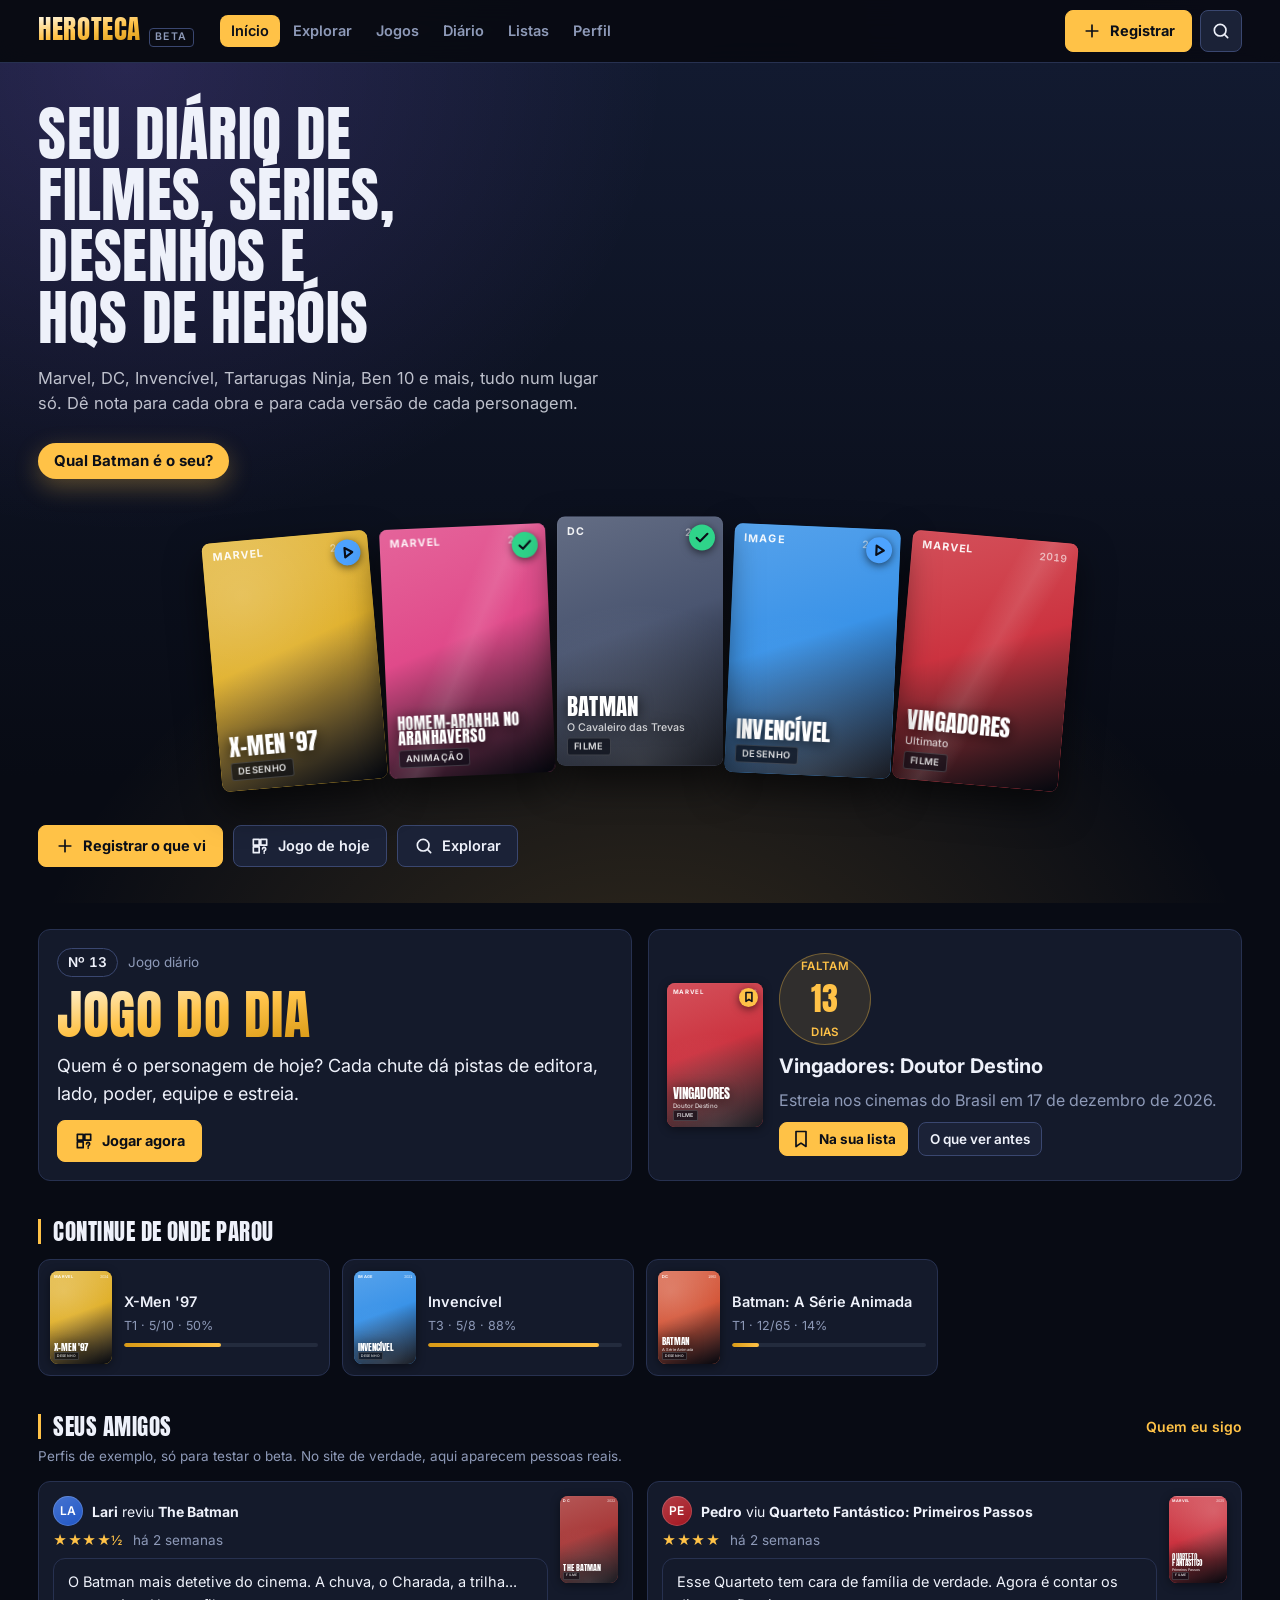
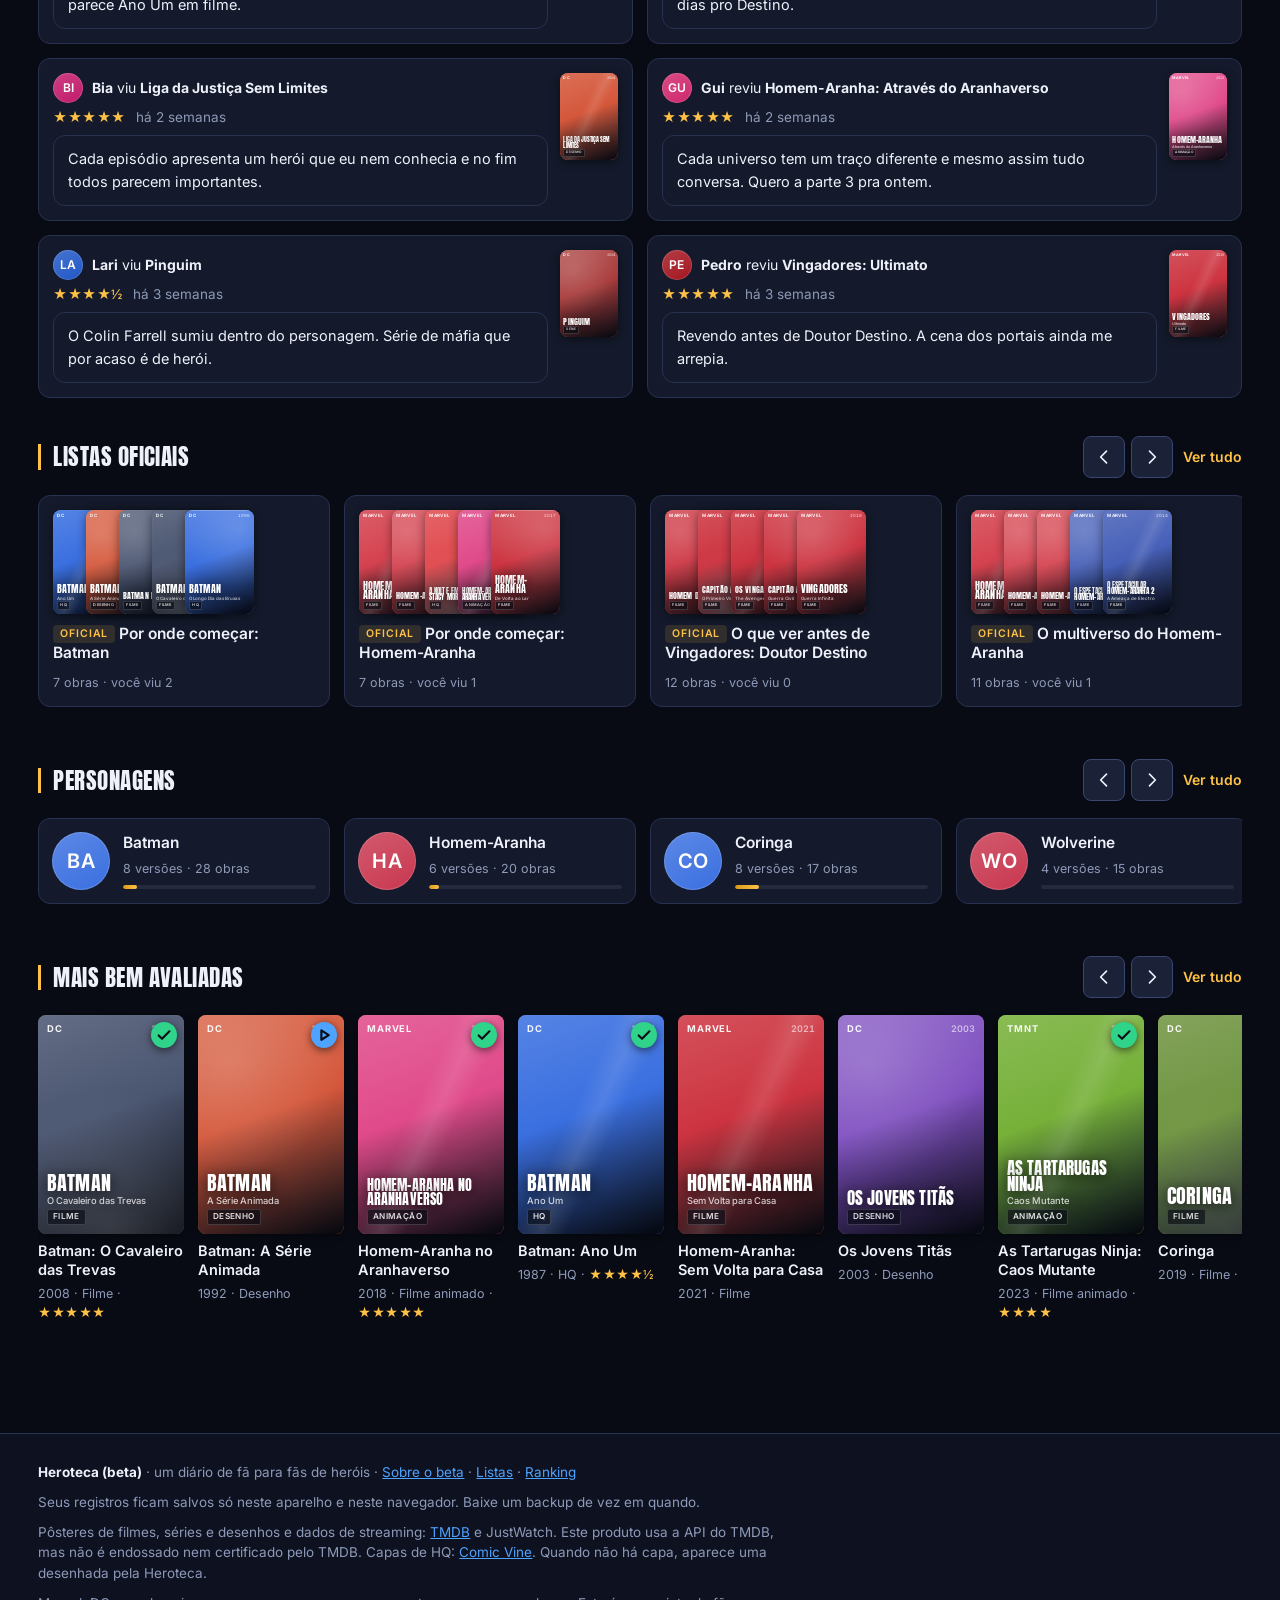
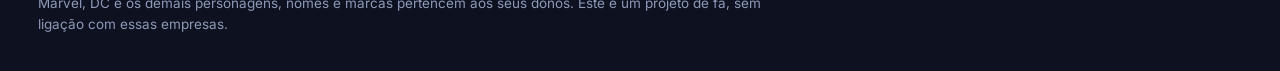
<file: site/index.html>
<!DOCTYPE html>
<html lang="pt-BR">
<head>
<meta charset="utf-8">
<meta name="viewport" content="width=device-width, initial-scale=1">
<title>Heroteca · diário de heróis</title>
<meta name="description" content="Diário de filmes, séries, desenhos e HQs de heróis, com notas para cada versão de cada personagem e um jogo diário de adivinhar o personagem.">
<link rel="preconnect" href="https://fonts.googleapis.com">
<link rel="preconnect" href="https://fonts.gstatic.com" crossorigin>
<link rel="stylesheet" href="https://fonts.googleapis.com/css2?family=Anton&family=Inter:wght@400;500;600;700&display=swap">
<meta name="theme-color" content="#080b14">
<style>
/*
VOICE: sala escura de cinema com luz de emblema: séria, moderna, feita pra quem leva herói a sério.
IDEA: um mural de capas num fundo de noite, com um fio dourado de insígnia atravessando tudo.
PICTURE: as capas mandam na tela; o resto é escuro e quieto pra elas brilharem.
COLOUR and TYPE: azul-noite quase preto, dourado de emblema, carmim de ação; Anton nos títulos, Inter no texto.
LAYOUT: grades densas de capas, trilhos que rolam de lado, barra em cima no PC e abas embaixo no celular.
*/
:root {
  --larg: 1520px;
  color-scheme: dark;
  /* fundo e superfícies */
  --bg: #080b14;
  --bg-2: #0d1120;
  --panel: #141a2b;
  --panel-2: #1b2237;
  --line: #273150;
  --line-forte: #3a4770;
  /* texto */
  --ink: #eef1fa;
  --muted: #8e9ab8;
  --ink-escuro: #0a0e18;
  /* marca */
  --ouro: #ffc247;
  --ouro-fundo: #3a2c08;
  --carmim: #ff4259;
  --azul: #4da3ff;
  --roxo: #a06bff;
  --verde: #2fd48a;
  /* papéis */
  --accent: var(--ouro);
  --star: var(--ouro);
  --hit: #2fd48a;
  --near: #ffc247;
  --miss: #ff4259;
  --st-quero: #ffc247;
  --st-vendo: #4da3ff;
  --st-terminei: #2fd48a;
  --st-abandonei: #6b7799;
  --soft: rgba(142, 154, 184, 0.13);
  --tint: rgba(255, 194, 71, 0.12);
  --sombra: 0 10px 30px rgba(0, 0, 0, 0.55);
  --r: 12px;
  --r-s: 8px;
  --f-display: "Anton", "Arial Narrow", Impact, sans-serif;
  --f-body: "Inter", system-ui, -apple-system, "Segoe UI", sans-serif;
}

* { box-sizing: border-box; min-width: 0; }
html { scroll-padding-top: 86px; -webkit-text-size-adjust: 100%; }
body {
  margin: 0; min-height: 100vh; background: var(--bg); color: var(--ink);
  font: 400 16px/1.55 var(--f-body); -webkit-font-smoothing: antialiased;
  overflow-x: clip; padding-bottom: 76px;
}
body::before {
  content: ""; position: fixed; inset: 0; z-index: -1; pointer-events: none;
  background:
    radial-gradient(900px 500px at 15% -10%, rgba(255, 194, 71, 0.07), transparent 70%),
    radial-gradient(800px 500px at 100% 0%, rgba(160, 107, 255, 0.07), transparent 70%);
}
@media (min-width: 980px) { body { padding-bottom: 0; } }
a { color: inherit; }
button, input, textarea, select { font: inherit; color: inherit; }
img { max-width: 100%; }
[hidden] { display: none !important; }
:focus-visible { outline: 2px solid var(--ouro); outline-offset: 2px; }
.sr { position: absolute; width: 1px; height: 1px; overflow: hidden; clip: rect(0 0 0 0); white-space: nowrap; }
.ic { width: 20px; height: 20px; flex: none; fill: none; stroke: currentColor; stroke-width: 2; stroke-linecap: round; stroke-linejoin: round; }
.ic--cheio { fill: currentColor; }
.mudo { color: var(--muted); }
.mini { font-size: 13.5px; }
.num { font-variant-numeric: tabular-nums; }

/* ---------- Topo, abas e rodapé ---------- */
.pular { position: absolute; left: 8px; top: -60px; z-index: 80; }
.pular:focus { top: 8px; }
.topo {
  position: sticky; top: 0; z-index: 30; background: rgba(8, 11, 20, 0.88);
  backdrop-filter: blur(14px); border-bottom: 1px solid var(--line);
}
.topo-in { max-width: var(--larg); margin: 0 auto; padding: 10px max(3vw, 14px); display: flex; align-items: center; gap: 16px; min-height: 62px; }
.marca { display: flex; align-items: baseline; gap: 8px; text-decoration: none; flex: none; }
.marca-logo {
  font: 400 27px/1 var(--f-display); letter-spacing: 0.02em; text-transform: uppercase;
  background: linear-gradient(170deg, #fff0cc 10%, var(--ouro) 55%, #d99a16);
  -webkit-background-clip: text; background-clip: text; color: transparent;
}
.marca-beta { font: 600 10.5px/1 var(--f-body); letter-spacing: 0.14em; text-transform: uppercase; color: var(--muted); border: 1px solid var(--line-forte); padding: 3px 5px; border-radius: 4px; }
.nav { display: none; gap: 2px; margin-left: 10px; }
.nav a {
  font: 600 14.5px/1 var(--f-body); text-decoration: none; color: var(--muted);
  padding: 9px 11px; border-radius: var(--r-s); white-space: nowrap;
}
.nav a:hover { color: var(--ink); background: var(--soft); }
.nav a[aria-current="page"] { color: var(--ink-escuro); background: var(--ouro); }
.topo-acoes { margin-left: auto; display: flex; gap: 8px; align-items: center; }
.topo-reg { display: none; }
.topo-acoes .topo-reg { display: none; }
@media (min-width: 980px) { .nav { display: flex; } .topo-acoes .topo-reg { display: inline-flex; } .topo-acoes .topo-mais { display: none; } }
.abas {
  position: fixed; left: 0; right: 0; bottom: 0; z-index: 30;
  display: grid; grid-template-columns: repeat(5, minmax(0, 1fr));
  background: rgba(13, 17, 32, 0.96); backdrop-filter: blur(14px);
  border-top: 1px solid var(--line); padding: 5px 4px calc(5px + env(safe-area-inset-bottom));
}
.abas a {
  display: flex; flex-direction: column; align-items: center; gap: 3px; text-decoration: none; color: var(--muted);
  font: 600 10.5px/1.1 var(--f-body); padding: 7px 2px; min-height: 50px; justify-content: center; border-radius: var(--r-s);
}
.abas a[aria-current="page"] { color: var(--ouro); background: var(--tint); }
@media (min-width: 980px) { .abas { display: none; } }
.rodape { border-top: 1px solid var(--line); background: var(--bg-2); margin-top: 56px; }
.rodape-in { max-width: var(--larg); margin: 0 auto; padding: 28px max(3vw, 14px) 36px; display: grid; gap: 9px; color: var(--muted); font-size: 13.5px; }
.rodape-in p { margin: 0; max-width: 85ch; }
.rodape-in strong { color: var(--ink); }
.rodape-in a { color: var(--azul); }

/* ---------- Página ---------- */
.pagina { max-width: var(--larg); margin: 0 auto; padding: 22px max(3vw, 14px) 40px; outline: none; }
.carregando { font: 400 22px/1.2 var(--f-display); letter-spacing: 0.02em; padding: 70px 0; text-align: center; color: var(--muted); }
h1, h2, h3 { margin: 0; font-weight: 400; }
.h1 { font: 400 clamp(32px, 5.4vw, 50px)/1.02 var(--f-display); letter-spacing: 0.005em; text-transform: uppercase; text-wrap: balance; }
.h2 { font: 400 clamp(21px, 2.6vw, 26px)/1.1 var(--f-display); letter-spacing: 0.01em; text-transform: uppercase; }
.h3 { font: 700 16px/1.25 var(--f-body); }
p { margin: 0; }
.prosa { max-width: 70ch; display: grid; gap: 11px; }
.sec { margin-top: 38px; }
.sec-h { display: flex; align-items: center; justify-content: space-between; gap: 12px; margin-bottom: 15px; flex-wrap: wrap; }
.sec-h .ver { font-weight: 600; font-size: 14px; text-decoration: none; color: var(--ouro); }
.sec-h .ver:hover { text-decoration: underline; }
.sec-nota { margin: -8px 0 14px; color: var(--muted); font-size: 13.5px; }
.leg {
  font: 400 clamp(19px, 2.4vw, 23px)/1.1 var(--f-display); letter-spacing: 0.02em; text-transform: uppercase;
  padding-left: 12px; border-left: 3px solid var(--ouro);
}
.q { background: var(--panel); border: 1px solid var(--line); border-radius: var(--r); padding: 18px; }
.q--plano { background: transparent; border-color: transparent; padding: 0; }
.grid2 { display: grid; gap: 18px; grid-template-columns: minmax(0, 1fr); }
@media (min-width: 760px) { .grid2 { grid-template-columns: repeat(2, minmax(0, 1fr)); } }

/* ---------- Botões, chips e campos ---------- */
.bt {
  display: inline-flex; align-items: center; justify-content: center; gap: 8px;
  min-height: 42px; padding: 9px 16px; border: 1px solid var(--line-forte); border-radius: var(--r-s);
  background: var(--panel-2); color: var(--ink); font: 600 14.5px/1.15 var(--f-body);
  cursor: pointer; text-decoration: none; text-align: center; transition: background .13s, border-color .13s, transform .08s;
}
.bt:hover { background: #232c45; border-color: #46557f; }
.bt:active { transform: translateY(1px); }
.bt:disabled { opacity: 0.45; cursor: default; transform: none; }
.bt--forte { background: var(--ouro); border-color: var(--ouro); color: var(--ink-escuro); font-weight: 700; }
.bt--forte:hover { background: #ffd071; border-color: #ffd071; }
.bt--amarelo { background: var(--ouro); border-color: var(--ouro); color: var(--ink-escuro); font-weight: 700; }
.bt--leve { background: transparent; }
.bt--mini { min-height: 34px; padding: 5px 11px; font-size: 13.5px; }
.bt--perigo { color: var(--carmim); border-color: rgba(255, 66, 89, 0.4); }
.bt--perigo:hover { background: rgba(255, 66, 89, 0.12); border-color: var(--carmim); }
.icbt {
  display: inline-grid; place-items: center; width: 42px; height: 42px; flex: none;
  border: 1px solid var(--line-forte); border-radius: var(--r-s); background: var(--panel-2); color: var(--ink); cursor: pointer;
}
.icbt:hover { background: #232c45; }
.acoes { display: flex; flex-wrap: wrap; gap: 9px 10px; align-items: center; }
.chips { display: flex; flex-wrap: wrap; gap: 7px; }
.chip {
  display: inline-flex; align-items: center; gap: 6px; min-height: 34px; padding: 5px 13px;
  border: 1px solid var(--line-forte); border-radius: 999px; background: var(--panel); color: var(--muted);
  font: 600 13.5px/1.15 var(--f-body); cursor: pointer; text-decoration: none; white-space: nowrap;
}
.chip:hover { color: var(--ink); border-color: #46557f; }
.chip[aria-pressed="true"], .chip[aria-current="page"] { background: var(--ouro); border-color: var(--ouro); color: var(--ink-escuro); font-weight: 700; }
.chip .ic { width: 15px; height: 15px; }
.tag { display: inline-flex; align-items: center; min-height: 23px; padding: 2px 9px; border-radius: 999px; background: var(--soft); font: 600 12px/1.2 var(--f-body); color: var(--muted); }
.selo-ex { display: inline-flex; align-items: center; padding: 1px 6px; border: 1px solid var(--line-forte); border-radius: 4px; font: 600 11px/1.3 var(--f-body); color: var(--muted); text-transform: uppercase; letter-spacing: .05em; vertical-align: middle; }
.uchip {
  display: inline-flex; align-items: center; gap: 7px; min-height: 28px; padding: 3px 11px;
  border-radius: 999px; font: 600 13px/1.2 var(--f-body); text-decoration: none;
  color: var(--ink); background: color-mix(in srgb, var(--c, #556) 26%, transparent);
  border: 1px solid color-mix(in srgb, var(--c, #556) 55%, transparent);
}
.uchip .ic { width: 14px; height: 14px; color: var(--c); }
.uchip:hover { background: color-mix(in srgb, var(--c, #556) 40%, transparent); }
.papel { display: inline-flex; padding: 2px 8px; border-radius: 999px; font: 600 11.5px/1.4 var(--f-body); text-transform: uppercase; letter-spacing: .04em; background: var(--soft); color: var(--muted); }
.papel--protagonista { color: var(--ouro); background: var(--tint); }
.papel--antagonista { color: var(--carmim); background: rgba(255, 66, 89, 0.13); }
.papel--coadjuvante { color: var(--azul); background: rgba(77, 163, 255, 0.13); }
.campo { display: grid; gap: 6px; }
.campo > span { font-weight: 600; font-size: 13.5px; color: var(--muted); }
.entrada {
  width: 100%; min-height: 44px; padding: 10px 13px; font-size: 16px;
  background: var(--bg-2); color: var(--ink); border: 1px solid var(--line-forte); border-radius: var(--r-s);
}
.entrada:focus { border-color: var(--ouro); outline: none; }
textarea.entrada { min-height: 110px; resize: vertical; line-height: 1.5; }
.entrada::placeholder { color: #65708c; }
.check { display: flex; align-items: center; gap: 10px; min-height: 42px; font-size: 14.5px; cursor: pointer; }
.check input { width: 19px; height: 19px; accent-color: var(--ouro); }
.busca-g { position: relative; }
.busca-g .ic { position: absolute; left: 14px; top: 50%; transform: translateY(-50%); color: var(--muted); }
.busca-g .entrada { padding-left: 44px; min-height: 50px; }
.abas-pg { display: flex; gap: 7px; flex-wrap: wrap; margin: 4px 0 18px; }
.barra { display: block; height: 6px; border-radius: 999px; background: var(--soft); overflow: hidden; }
.barra > i { display: block; height: 100%; background: linear-gradient(90deg, #d99a16, var(--ouro)); border-radius: 999px; }
.barra--fina { height: 4px; }

/* ---------- Capas ---------- */
.capa {
  position: relative; display: block; aspect-ratio: 2 / 3; overflow: hidden; isolation: isolate;
  container-type: inline-size; border-radius: var(--r-s); background: var(--c1, #333a52);
  box-shadow: 0 2px 10px rgba(0, 0, 0, .45), inset 0 0 0 1px rgba(255, 255, 255, .07);
}
.capa-fundo { position: absolute; inset: 0; z-index: -1; }
.capa-fundo::before {
  content: ""; position: absolute; inset: 0;
  background: linear-gradient(160deg, color-mix(in srgb, var(--c1) 55%, #ffffff 14%) 0%, var(--c1) 45%, #05070e 100%);
}
.capa-fundo::after {
  content: ""; position: absolute; inset: 0;
  background:
    linear-gradient(180deg, rgba(255, 255, 255, .22) 0 1px, transparent 1px),
    radial-gradient(circle at 78% 18%, rgba(255, 255, 255, .18), transparent 58%);
}
.capa--v1 .capa-fundo::after { background: radial-gradient(circle at 22% 22%, rgba(255, 255, 255, .17), transparent 55%); }
.capa--v2 .capa-fundo::after { background: linear-gradient(115deg, transparent 40%, rgba(255, 255, 255, .11) 50%, transparent 60%); }
.capa--v3 .capa-fundo::after { background: radial-gradient(circle at 50% 100%, rgba(255, 255, 255, .16), transparent 62%); }
.capa-topo { position: absolute; top: 6cqw; left: 6cqw; right: 6cqw; display: flex; justify-content: space-between; align-items: center; gap: 4cqw; }
.capa-selo { font: 700 6.4cqw/1 var(--f-body); letter-spacing: .1em; color: rgba(255, 255, 255, .92); text-transform: uppercase; }
.capa-ano { font: 600 6.2cqw/1 var(--f-body); color: rgba(255, 255, 255, .6); font-variant-numeric: tabular-nums; }
.capa-tipo {
  position: absolute; left: 6cqw; bottom: 6cqw; padding: 1.6cqw 3.4cqw; border-radius: 1.6cqw;
  background: rgba(8, 11, 20, .62); backdrop-filter: blur(4px); border: 1px solid rgba(255, 255, 255, .17);
  font: 600 5.6cqw/1.2 var(--f-body); letter-spacing: .05em; color: rgba(255, 255, 255, .88); text-transform: uppercase;
}
.capa-titulo {
  position: absolute; left: 6cqw; right: 6cqw; bottom: 19cqw;
  font: 400 14cqw/0.98 var(--f-display); letter-spacing: 0.01em; text-transform: uppercase;
  color: #fff; text-shadow: 0 2px 14px rgba(0, 0, 0, .75); overflow-wrap: break-word; hyphens: auto;
}
.capa--l .capa-titulo { font-size: 11.5cqw; }
.capa--xl .capa-titulo { font-size: 9.5cqw; }
.capa-sub {
  display: block; margin-top: 2cqw; font: 500 6.4cqw/1.15 var(--f-body); letter-spacing: 0;
  text-transform: none; color: rgba(255, 255, 255, .78);
}
.capa-img { position: absolute; inset: 0; width: 100%; height: 100%; object-fit: cover; z-index: 3; background: #05070e; }
.capa-st {
  position: absolute; z-index: 4; right: 5cqw; top: 5cqw; width: clamp(16px, 20cqw, 26px); height: clamp(16px, 20cqw, 26px);
  display: grid; place-items: center; color: var(--ink-escuro); border-radius: 50%;
  box-shadow: 0 2px 8px rgba(0, 0, 0, .6);
}
.capa-st .ic { width: 62%; height: 62%; stroke-width: 3.2; }
.st-quero { background: var(--st-quero); } .st-vendo { background: var(--st-vendo); }
.st-terminei { background: var(--st-terminei); } .st-abandonei { background: var(--st-abandonei); color: #fff; }

.ocard { display: grid; gap: 8px; text-decoration: none; align-content: start; }
.ocard .capa { transition: transform .15s, box-shadow .15s; }
.ocard:hover .capa { transform: translateY(-4px); box-shadow: 0 14px 28px rgba(0, 0, 0, .6), inset 0 0 0 1px var(--ouro); }
.ocard-t { font-weight: 600; font-size: 14.5px; line-height: 1.3; display: -webkit-box; -webkit-line-clamp: 2; -webkit-box-orient: vertical; overflow: hidden; }
.ocard-m { font-size: 12.5px; color: var(--muted); margin-top: -4px; }
.grade { display: grid; grid-template-columns: repeat(auto-fill, minmax(102px, 1fr)); gap: 20px 13px; }
@media (min-width: 640px) { .grade { grid-template-columns: repeat(auto-fill, minmax(132px, 1fr)); gap: 24px 16px; } }
.trilho-w { position: relative; }
.trilho {
  display: grid; grid-auto-flow: column; grid-auto-columns: clamp(110px, 29vw, 146px); gap: 14px;
  overflow-x: auto; scroll-snap-type: x mandatory; padding: 2px 4px 14px 2px; scrollbar-width: thin;
}
.trilho > * { scroll-snap-align: start; }
.trilho--largo { grid-auto-columns: clamp(228px, 74vw, 292px); }
.trilho-bts { display: none; gap: 6px; }
@media (hover: hover) and (min-width: 700px) { .trilho-bts { display: flex; } }

/* ---------- Emblemas ---------- */
.emb {
  flex: none; width: 42px; height: 42px; display: grid; place-items: center;
  border-radius: 50%; color: #fff; font: 600 15px/1 var(--f-body); letter-spacing: .02em;
  background: linear-gradient(150deg, color-mix(in srgb, var(--av, #556) 85%, #fff 18%), var(--av, #556));
  box-shadow: inset 0 0 0 1px rgba(255, 255, 255, .16);
}
.emb--g { width: 58px; height: 58px; font-size: 20px; }
.emb--xg {
  width: clamp(96px, 20vw, 132px); height: clamp(96px, 20vw, 132px); border-radius: 50%;
  font: 400 clamp(34px, 7vw, 46px)/1 var(--f-display); letter-spacing: .02em; color: var(--ink-escuro);
  background: linear-gradient(150deg, #ffe9b0, var(--ouro) 55%, #cf9412);
  box-shadow: 0 0 0 1px rgba(255, 255, 255, .2), 0 14px 40px rgba(255, 194, 71, .22);
}
.emb-w { flex: none; }
.pcard {
  display: grid; grid-template-columns: auto minmax(0, 1fr); gap: 3px 13px; align-items: center;
  text-decoration: none; padding: 13px; background: var(--panel); border: 1px solid var(--line); border-radius: var(--r);
  transition: border-color .13s, background .13s;
}
.pcard:hover { border-color: var(--line-forte); background: var(--panel-2); }
.pcard .emb { grid-row: span 3; }
.pcard-n { font-weight: 600; font-size: 15.5px; line-height: 1.2; }
.pcard-m { font-size: 12.5px; color: var(--muted); }
.pgrade { display: grid; gap: 12px; grid-template-columns: repeat(auto-fill, minmax(215px, 1fr)); }
.trilho .pcard { height: 100%; }

/* ---------- Cabeçalho de obra, personagem e universo ---------- */
.faixa {
  --c1: #333a52; position: relative; isolation: isolate; color: #fff;
  margin: -22px calc(50% - 50vw) 0; padding: 30px max(3vw, 14px) 32px; overflow: hidden;
}
.faixa::before {
  content: ""; position: absolute; inset: 0; z-index: -1;
  background: linear-gradient(170deg, color-mix(in srgb, var(--c1) 60%, #05070e) 0%, var(--bg) 92%);
}
.faixa::after {
  content: ""; position: absolute; inset: 0; z-index: -1;
  background: linear-gradient(to top, var(--bg) 2%, transparent 55%);
}
.faixa-bg { position: absolute; inset: 0; z-index: -2; width: 100%; height: 100%; object-fit: cover; }
.faixa-in { max-width: var(--larg); margin: 0 auto; display: grid; grid-template-columns: 112px minmax(0, 1fr); gap: 18px; align-items: end; }
.faixa-in--sem-capa { grid-template-columns: auto minmax(0, 1fr); align-items: center; }
@media (min-width: 700px) { .faixa-in { grid-template-columns: 190px minmax(0, 1fr); gap: 28px; } .faixa-in--sem-capa { grid-template-columns: auto minmax(0, 1fr); } }
.faixa .h1 { color: #fff; }
.faixa-txt { display: grid; gap: 11px; }
.faixa-linha { font-size: 14.5px; color: rgba(255, 255, 255, .72); }
.faixa .chips .chip { background: rgba(8, 11, 20, .5); border-color: rgba(255, 255, 255, .2); color: rgba(255, 255, 255, .9); min-height: 28px; font-size: 12.5px; }
.nota-com { display: inline-flex; align-items: center; gap: 9px; font-weight: 600; font-size: 15px; width: fit-content; }
.nota-com .est { font-size: 16px; }

/* ---------- Estrelas ---------- */
.est { color: var(--star); letter-spacing: .5px; white-space: nowrap; }
.aval { display: inline-flex; gap: 1px; }
.aval-e { position: relative; width: 34px; height: 34px; display: block; }
.aval-e svg { width: 100%; height: 100%; display: block; }
.aval-e .eo { fill: none; stroke: #4b5675; stroke-width: 1.7; stroke-linejoin: round; }
.aval-e .ef { fill: var(--star); stroke: none; visibility: hidden; }
.aval-e.cheia .ef { visibility: visible; }
.aval-e.meia .ef { visibility: visible; clip-path: inset(0 50% 0 0); }
.aval-b { position: absolute; top: 0; bottom: 0; width: 50%; padding: 0; margin: 0; border: 0; background: transparent; cursor: pointer; }
.aval-b1 { left: 0; } .aval-b2 { right: 0; }
.aval-b:focus-visible { outline: 2px solid var(--ouro); outline-offset: -2px; }
.aval--mini .aval-e { width: 27px; height: 27px; }
.aval[aria-disabled="true"] { opacity: .4; pointer-events: none; }

/* ---------- Obra ---------- */
.obra-corpo { display: grid; gap: 24px; margin-top: 24px; grid-template-columns: minmax(0, 1fr); }
@media (min-width: 980px) { .obra-corpo { grid-template-columns: minmax(0, 1fr) 330px; align-items: start; } .obra-lado { position: sticky; top: 84px; order: 2; } }
.obra-lado { display: grid; gap: 16px; }
.status-g { display: grid; grid-template-columns: repeat(2, minmax(0, 1fr)); gap: 7px; }
.st-bt {
  display: flex; align-items: center; gap: 8px; min-height: 44px; padding: 8px 11px;
  border: 1px solid var(--line-forte); border-radius: var(--r-s); background: var(--panel-2);
  cursor: pointer; font-weight: 600; font-size: 13.5px; text-align: left; color: var(--muted);
}
.st-bt:hover { color: var(--ink); background: #232c45; }
.st-bt .ic { width: 17px; height: 17px; }
.st-bt[aria-pressed="true"] { color: var(--ink-escuro); font-weight: 700; }
.st-bt[aria-pressed="true"][data-s="quero"] { background: var(--st-quero); border-color: var(--st-quero); }
.st-bt[aria-pressed="true"][data-s="vendo"] { background: var(--st-vendo); border-color: var(--st-vendo); }
.st-bt[aria-pressed="true"][data-s="terminei"] { background: var(--st-terminei); border-color: var(--st-terminei); }
.st-bt[aria-pressed="true"][data-s="abandonei"] { background: var(--st-abandonei); border-color: var(--st-abandonei); color: #fff; }
.nota-linha { display: flex; align-items: center; justify-content: space-between; gap: 10px; flex-wrap: wrap; }
.coracao { display: inline-grid; place-items: center; width: 42px; height: 42px; border: 1px solid var(--line-forte); border-radius: 50%; background: var(--panel-2); cursor: pointer; color: var(--muted); }
.coracao[aria-pressed="true"] { color: #fff; background: var(--carmim); border-color: var(--carmim); }
.bloco { display: grid; gap: 15px; }
.creditos { color: var(--muted); font-size: 14px; }
.aviso { padding: 11px 13px; background: var(--tint); border-left: 3px solid var(--ouro); border-radius: 0 var(--r-s) var(--r-s) 0; font-size: 14.5px; }
.temp { border: 1px solid var(--line); border-radius: var(--r-s); background: var(--bg-2); }
.temp + .temp { margin-top: 8px; }
.temp > summary, .temp-h {
  display: grid; grid-template-columns: minmax(0, 1fr) auto; align-items: center; gap: 7px 12px;
  padding: 11px 13px; cursor: pointer; list-style: none; font-weight: 600; font-size: 14.5px;
}
.temp > summary::-webkit-details-marker { display: none; }
.temp > summary .barra { grid-column: 1 / -1; }
.temp-c { padding: 0 13px 13px; display: grid; gap: 12px; }
.eps { display: grid; grid-template-columns: repeat(auto-fill, minmax(40px, 1fr)); gap: 5px; }
.ep {
  min-height: 40px; border: 1px solid var(--line-forte); border-radius: 6px; background: var(--panel-2); cursor: pointer;
  color: var(--muted); font: 600 13.5px/1 var(--f-body); font-variant-numeric: tabular-nums;
}
.ep:hover { color: var(--ink); border-color: #46557f; }
.ep[aria-pressed="true"] { background: var(--st-terminei); border-color: var(--st-terminei); color: var(--ink-escuro); font-weight: 700; }
.eds { display: grid; gap: 5px; }
.ed-l { display: flex; align-items: center; gap: 10px; min-height: 42px; padding: 5px 11px; border: 1px solid var(--line); border-radius: var(--r-s); background: var(--panel-2); cursor: pointer; font-size: 14px; text-align: left; width: 100%; color: var(--muted); }
.ed-l:hover { color: var(--ink); }
.ed-l .cx { width: 19px; height: 19px; border: 1px solid var(--line-forte); border-radius: 5px; display: grid; place-items: center; flex: none; }
.ed-l[aria-pressed="true"] { color: var(--ink); }
.ed-l[aria-pressed="true"] .cx { background: var(--st-terminei); border-color: var(--st-terminei); color: var(--ink-escuro); }
.ed-l .cx .ic { width: 13px; height: 13px; stroke-width: 3.4; }
.contador { display: flex; align-items: center; gap: 12px; flex-wrap: wrap; font-weight: 600; }
.elenco { display: grid; gap: 8px; grid-template-columns: minmax(0, 1fr); }
@media (min-width: 640px) { .elenco { grid-template-columns: repeat(2, minmax(0, 1fr)); } }
.ecard {
  display: grid; grid-template-columns: auto minmax(0, 1fr); gap: 2px 12px; align-items: center;
  padding: 11px 13px; border: 1px solid var(--line); border-radius: var(--r-s); background: var(--bg-2); text-decoration: none;
}
.ecard .emb { grid-row: span 4; align-self: start; }
.ecard-n { font-weight: 600; display: flex; gap: 8px; align-items: center; flex-wrap: wrap; font-size: 14.5px; }
.ecard-a { font-size: 13.5px; }
.ecard-d { font-size: 12.5px; color: var(--muted); }
.ecard a { color: inherit; }
.ecard-a a, .ecard-d a { color: var(--azul); text-decoration: none; }
.ecard-a a:hover, .ecard-d a:hover { text-decoration: underline; }
.vnotas { display: grid; gap: 4px; }
.vnota { display: grid; grid-template-columns: auto minmax(0, 1fr) auto; gap: 4px 12px; align-items: center; padding: 10px 0; border-top: 1px solid var(--line); }
.vnota:first-child { border-top: 0; }
.vnota a { color: inherit; text-decoration: none; }
.vnota a:hover { color: var(--ouro); }
@media (max-width: 520px) { .vnota { grid-template-columns: auto minmax(0, 1fr); } .vnota .aval { grid-column: 1 / -1; } }

/* ---------- Resenhas ---------- */
.resenhas { display: grid; gap: 18px; }
.res { display: grid; grid-template-columns: auto minmax(0, 1fr); gap: 10px 12px; align-items: start; }
.res-cab { display: flex; gap: 8px 10px; align-items: center; flex-wrap: wrap; font-size: 13.5px; }
.res-cab a { font-weight: 600; text-decoration: none; }
.res-cab a:hover { color: var(--ouro); }
.balao { background: var(--panel); border: 1px solid var(--line); border-radius: var(--r); padding: 12px 14px; margin-top: 7px; line-height: 1.55; font-size: 14.5px; }
.res-acoes { display: flex; gap: 4px; align-items: center; margin-top: 6px; flex-wrap: wrap; }
.mini-bt { display: inline-flex; align-items: center; gap: 5px; min-height: 32px; padding: 4px 8px; border: 0; background: transparent; cursor: pointer; font-weight: 600; font-size: 13px; color: var(--muted); border-radius: 6px; }
.mini-bt:hover { background: var(--soft); color: var(--ink); }
.mini-bt[aria-pressed="true"] { color: var(--carmim); }
.mini-bt .ic { width: 16px; height: 16px; }
.spoiler { position: relative; }
.spoiler .sp-txt { filter: blur(7px); user-select: none; }
.spoiler .sp-bt { position: absolute; inset: 0; display: grid; place-items: center; width: 100%; border: 0; background: transparent; cursor: pointer; font: 600 13.5px/1.2 var(--f-body); color: var(--ink); }
.spoiler .sp-bt span { background: var(--panel-2); border: 1px solid var(--line-forte); padding: 6px 12px; border-radius: 999px; }
.spoiler.aberto .sp-txt { filter: none; user-select: auto; }
.spoiler.aberto .sp-bt { display: none; }

/* ---------- Início ---------- */
.splash { position: relative; isolation: isolate; overflow: hidden; margin: -22px calc(50% - 50vw) 0; padding: 40px max(3vw, 14px) 36px; }
.splash::before {
  content: ""; position: absolute; inset: 0; z-index: -1;
  background:
    radial-gradient(70% 90% at 50% 120%, rgba(255, 194, 71, .18), transparent 70%),
    radial-gradient(60% 80% at 10% 0%, rgba(160, 107, 255, .16), transparent 70%),
    linear-gradient(180deg, #121a30, var(--bg) 85%);
}
.splash-in { max-width: var(--larg); margin: 0 auto; display: grid; gap: 18px; }
.splash .h1 { max-width: 16ch; font-size: clamp(34px, 6vw, 60px); }
.splash-sub { font-size: 16.5px; color: rgba(238, 241, 250, .78); max-width: 58ch; }
.leque { position: relative; height: clamp(206px, 42vw, 356px); margin: 14px 0 2px; }
.leque > a:not(.balao-splash) {
  position: absolute; left: 50%; top: 54%; width: clamp(92px, 17vw, 166px);
  transform: translate(-50%, -50%) translateX(calc(var(--i) * 104%)) translateY(calc(var(--d) * 4%)) rotate(calc(var(--i) * 2.5deg));
  z-index: calc(10 - var(--d)); transition: transform .18s;
}
.leque > a:not(.balao-splash):hover, .leque > a:not(.balao-splash):focus-visible {
  z-index: 20; transform: translate(-50%, -58%) translateX(calc(var(--i) * 104%)) rotate(0deg);
}
@media (max-width: 680px) {
  .leque > a:not(.balao-splash):first-child, .leque > a:not(.balao-splash):nth-child(5) { display: none; }
  .leque { height: clamp(190px, 46vw, 260px); }
}
.leque .capa { box-shadow: 0 16px 36px rgba(0, 0, 0, .6), inset 0 0 0 1px rgba(255, 255, 255, .1); }
.balao-splash {
  position: absolute; z-index: 25; left: 0; top: -6px; background: var(--ouro); color: var(--ink-escuro);
  border-radius: 999px; font: 700 clamp(13px, 1.6vw, 15px)/1.2 var(--f-body); padding: 9px 16px; text-decoration: none;
  box-shadow: 0 8px 24px rgba(255, 194, 71, .3);
}
.dupla { display: grid; gap: 16px; grid-template-columns: minmax(0, 1fr); margin-top: 26px; }
@media (min-width: 820px) { .dupla { grid-template-columns: repeat(2, minmax(0, 1fr)); } }
.card-jogo { display: grid; gap: 12px; align-content: start; }
.card-jogo .topline { display: flex; gap: 10px; align-items: center; flex-wrap: wrap; font-size: 13.5px; color: var(--muted); }
.edicao { border: 1px solid var(--line-forte); border-radius: 999px; padding: 3px 10px; font-variant-numeric: tabular-nums; font-weight: 600; color: var(--ink); }
.logo-jogo {
  font: 400 clamp(38px, 7vw, 54px)/0.95 var(--f-display); letter-spacing: 0.01em; text-transform: uppercase;
  background: linear-gradient(170deg, #fff0cc, var(--ouro) 50%, #d99a16);
  -webkit-background-clip: text; background-clip: text; color: transparent; width: fit-content;
}
.card-breve { display: grid; grid-template-columns: 96px minmax(0, 1fr); gap: 16px; align-items: center; }
.card-breve-txt { display: grid; gap: 9px; }
.burst-n {
  display: inline-grid; place-items: center; width: 92px; height: 92px; border-radius: 50%; text-align: center;
  background: var(--tint); border: 1px solid rgba(255, 194, 71, .35); color: var(--ouro);
  font: 600 11.5px/1.2 var(--f-body); text-transform: uppercase; letter-spacing: .04em;
}
.burst-n b { display: block; font: 400 32px/1 var(--f-display); }
.feed { display: grid; gap: 14px; grid-template-columns: minmax(0, 1fr); }
@media (min-width: 820px) { .feed { grid-template-columns: repeat(2, minmax(0, 1fr)); } }
.fi { display: grid; grid-template-columns: minmax(0, 1fr) 58px; gap: 12px; align-items: start; padding: 14px; background: var(--panel); border: 1px solid var(--line); border-radius: var(--r); }
.fi-cab { display: flex; gap: 9px; align-items: center; flex-wrap: wrap; font-size: 14px; }
.fi-cab .emb { width: 30px; height: 30px; font-size: 12px; }
.fi a { text-decoration: none; }
.fi a:hover strong { color: var(--ouro); }
.lcard { display: grid; gap: 10px; text-decoration: none; padding: 14px; background: var(--panel); border: 1px solid var(--line); border-radius: var(--r); align-content: start; transition: border-color .13s; }
.lcard:hover { border-color: var(--line-forte); }
.lcard-capas { display: flex; height: 104px; }
.lcard-capas .capa { width: 69px; flex: none; }
.lcard-capas .capa + .capa { margin-left: -36px; }
.lcard-t { font-weight: 600; font-size: 15.5px; line-height: 1.25; }
.lcard-m { font-size: 12.5px; color: var(--muted); }
.oficial { display: inline-block; background: var(--tint); color: var(--ouro); font: 600 10.5px/1 var(--f-body); letter-spacing: .08em; text-transform: uppercase; padding: 4px 7px; border-radius: 4px; vertical-align: 2px; }
.lgrade { display: grid; gap: 14px; grid-template-columns: repeat(auto-fill, minmax(245px, 1fr)); }
.continuar { display: grid; gap: 12px; grid-template-columns: repeat(auto-fill, minmax(255px, 1fr)); }
.cont { display: grid; grid-template-columns: 62px minmax(0, 1fr); gap: 12px; align-items: center; padding: 11px; background: var(--panel); border: 1px solid var(--line); border-radius: var(--r); text-decoration: none; }
.cont:hover { border-color: var(--line-forte); }
.cont-t { font-weight: 600; font-size: 14.5px; line-height: 1.25; }
.cont-m { font-size: 12.5px; color: var(--muted); margin: 3px 0 7px; }
.banner { display: flex; gap: 12px; align-items: center; justify-content: space-between; flex-wrap: wrap; padding: 13px 15px; margin-top: 18px; background: var(--tint); border: 1px solid rgba(255, 194, 71, .28); border-radius: var(--r); font-size: 14px; }

/* ---------- Explorar ---------- */
.filtros { display: grid; gap: 10px; margin: 14px 0 20px; }
.filtros-l { display: flex; gap: 7px; overflow-x: auto; padding-bottom: 3px; scrollbar-width: none; }
.filtros-l::-webkit-scrollbar { display: none; }
.filtros-l > * { flex: none; }
.sel { min-height: 36px; padding: 6px 10px; border: 1px solid var(--line-forte); border-radius: var(--r-s); background: var(--panel-2); font-weight: 600; font-size: 13.5px; }
.resultado-n { color: var(--muted); font-size: 13.5px; margin-bottom: 12px; }
.ucard { display: grid; gap: 9px; padding: 15px; text-decoration: none; background: var(--panel); border: 1px solid var(--line); border-left: 3px solid var(--c, #556); border-radius: var(--r); }
.ucard:hover { background: var(--panel-2); }
.ucard-t { font: 400 19px/1.15 var(--f-display); letter-spacing: .01em; text-transform: uppercase; }
.ucard-m { color: var(--muted); font-size: 12.5px; }
.ugrade { display: grid; gap: 12px; grid-template-columns: repeat(auto-fill, minmax(245px, 1fr)); }
.rank { display: grid; gap: 7px; }
.rk { display: grid; grid-template-columns: 38px auto minmax(0, 1fr) auto; gap: 4px 12px; align-items: center; padding: 11px 13px; background: var(--panel); border: 1px solid var(--line); border-radius: var(--r); text-decoration: none; }
.rk:hover { border-color: var(--line-forte); }
.rk-n { font: 400 24px/1 var(--f-display); text-align: center; color: var(--muted); }
.rk:nth-child(-n+3) .rk-n { color: var(--ouro); }
.rk-t { font-weight: 600; font-size: 14.5px; line-height: 1.25; }
.rk-m { font-size: 12.5px; color: var(--muted); }
.rk-v { text-align: right; font-weight: 600; white-space: nowrap; font-size: 14px; }
@media (max-width: 520px) { .rk { grid-template-columns: 30px auto minmax(0, 1fr); } .rk-v { grid-column: 3; text-align: left; } .rk-n { font-size: 20px; } }

/* ---------- Personagem ---------- */
.versoes { display: grid; gap: 16px; grid-template-columns: minmax(0, 1fr); }
@media (min-width: 900px) { .versoes { grid-template-columns: repeat(2, minmax(0, 1fr)); } }
.versao { display: grid; gap: 12px; align-content: start; border-top: 2px solid var(--c, #556); }
.versao-cab { display: flex; gap: 10px; align-items: center; justify-content: space-between; flex-wrap: wrap; }
.versao-atores { font-size: 14px; }
.versao-atores span { color: var(--muted); }
.versao-atores a { color: var(--azul); text-decoration: none; }
.versao-atores a:hover { text-decoration: underline; }
.ap { display: grid; grid-template-columns: 40px minmax(0, 1fr) auto; gap: 11px; align-items: center; text-decoration: none; padding: 8px 0; border-top: 1px solid var(--line); }
.ap:first-of-type { border-top: 0; }
.ap:hover .ap-t { color: var(--ouro); }
.ap-t { font-weight: 600; font-size: 14px; line-height: 1.25; }
.ap-m { font-size: 12.5px; color: var(--muted); }
.ficha { display: grid; grid-template-columns: repeat(3, minmax(0, 1fr)); gap: 7px; }
@media (max-width: 420px) { .ficha { grid-template-columns: repeat(2, minmax(0, 1fr)); } }
.ficha div { border: 1px solid var(--line); padding: 9px 11px; background: var(--bg-2); border-radius: var(--r-s); }
.ficha b { display: block; font-size: 11.5px; color: var(--muted); text-transform: uppercase; letter-spacing: .05em; font-weight: 600; }
.ficha span { font-weight: 600; font-size: 14px; }

/* ---------- Diário ---------- */
.mes { margin-top: 26px; }
.mes-t { font: 400 20px/1 var(--f-display); letter-spacing: .02em; text-transform: uppercase; color: var(--muted); border-bottom: 1px solid var(--line); padding-bottom: 8px; margin-bottom: 2px; }
.dl { display: grid; grid-template-columns: 46px 40px minmax(0, 1fr) auto; gap: 12px; align-items: center; padding: 11px 0; border-bottom: 1px solid var(--line); }
.dl-dia { display: grid; place-items: center; height: 46px; border: 1px solid var(--line); border-radius: var(--r-s); background: var(--panel); font: 400 21px/1 var(--f-display); font-variant-numeric: tabular-nums; }
.dl-dia small { display: block; font: 600 9.5px/1 var(--f-body); color: var(--muted); text-transform: uppercase; letter-spacing: .06em; margin-top: 2px; }
.dl-t { font-weight: 600; font-size: 14.5px; line-height: 1.25; text-decoration: none; }
.dl-t:hover { color: var(--ouro); }
.dl-m { display: flex; gap: 8px; align-items: center; flex-wrap: wrap; font-size: 12.5px; color: var(--muted); margin-top: 3px; }
.dl-ic { display: flex; gap: 4px; align-items: center; color: var(--muted); }
.dl-ic .ic { width: 16px; height: 16px; }
.dl-ic .on { color: var(--carmim); }
.dl-ic .icbt { width: 34px; height: 34px; }
.vazio { display: grid; gap: 12px; justify-items: start; padding: 26px; }

/* ---------- Perfil ---------- */
.perfil-cab { display: grid; grid-template-columns: auto minmax(0, 1fr); gap: 18px; align-items: center; }
.avatar-g { width: clamp(76px, 15vw, 104px); height: clamp(76px, 15vw, 104px); font-size: clamp(27px, 6vw, 36px); }
.avatar-g .ic { width: 46%; height: 46%; }
.numeros { display: grid; grid-template-columns: repeat(4, minmax(0, 1fr)); gap: 9px; margin-top: 20px; }
@media (max-width: 520px) { .numeros { grid-template-columns: repeat(2, minmax(0, 1fr)); } }
.numero { padding: 13px 14px; border: 1px solid var(--line); background: var(--panel); border-radius: var(--r); }
.numero b { display: block; font: 400 28px/1 var(--f-display); font-variant-numeric: tabular-nums; color: var(--ouro); }
.numero span { font-size: 12.5px; color: var(--muted); }
.top4 { display: grid; grid-template-columns: repeat(4, minmax(0, 1fr)); gap: 11px; }
.top4 .vagao { aspect-ratio: 2 / 3; border: 1px dashed var(--line-forte); border-radius: var(--r-s); display: grid; place-items: center; color: var(--muted); text-align: center; padding: 8px; font-size: 12px; }
.top4p { display: grid; grid-template-columns: repeat(4, minmax(0, 1fr)); gap: 11px; }
.top4p a { display: grid; justify-items: center; gap: 7px; text-decoration: none; text-align: center; font-weight: 600; line-height: 1.2; font-size: 13.5px; }
.top4p .emb { width: clamp(54px, 14vw, 78px); height: clamp(54px, 14vw, 78px); font-size: clamp(17px, 4vw, 24px); }
.hist { display: grid; grid-template-columns: repeat(10, minmax(0, 1fr)); gap: 4px; align-items: end; height: 100px; padding-top: 10px; }
.hist i { display: block; background: linear-gradient(180deg, var(--ouro), #d99a16); border-radius: 3px 3px 0 0; min-height: 3px; }
.hist-l { display: flex; justify-content: space-between; font-size: 12.5px; color: var(--muted); border-top: 1px solid var(--line); padding-top: 6px; margin-top: 2px; }
.prog { display: grid; gap: 13px; }
.prog-i { display: grid; grid-template-columns: auto minmax(0, 1fr) auto; gap: 4px 12px; align-items: center; }
.prog-i .barra { grid-column: 2; }
.prog-i .emb { grid-row: span 2; width: 36px; height: 36px; font-size: 13px; }
.prog-n { font-weight: 600; font-size: 14.5px; text-decoration: none; }
.prog-n:hover { color: var(--ouro); }
.prog-p { grid-row: span 2; font: 400 19px/1 var(--f-display); font-variant-numeric: tabular-nums; color: var(--ouro); }
.conq { display: grid; gap: 11px; grid-template-columns: repeat(auto-fill, minmax(146px, 1fr)); }
.cq { display: grid; justify-items: center; text-align: center; gap: 7px; padding: 15px 10px; border: 1px solid var(--line); border-radius: var(--r); background: var(--panel); }
.cq .burst-n { width: 58px; height: 58px; font: 400 19px/1 var(--f-display); }
.cq.off { opacity: .42; }
.cq.off .burst-n { background: var(--soft); border-color: var(--line); color: var(--muted); }
.cq b { line-height: 1.2; font-size: 14px; }
.cq span { font-size: 12.5px; color: var(--muted); line-height: 1.35; }
.amigos { display: grid; gap: 8px; }
.amigo { display: grid; grid-template-columns: auto minmax(0, 1fr) auto; gap: 2px 12px; align-items: center; padding: 12px 13px; border: 1px solid var(--line); border-radius: var(--r); background: var(--panel); }
.amigo .emb { grid-row: span 2; }
.amigo a { font-weight: 600; text-decoration: none; font-size: 14.5px; }
.amigo a:hover { color: var(--ouro); }
.amigo .mini { grid-column: 2 / -1; }
.ajustes { display: grid; gap: 13px; }
.armazem { display: flex; gap: 10px; align-items: center; font-size: 14px; }
.armazem i { width: 8px; height: 8px; border-radius: 50%; background: var(--near); flex: none; box-shadow: 0 0 10px currentColor; color: var(--near); }
.armazem.nuvem i { background: var(--hit); color: var(--hit); }

/* ---------- Listas ---------- */
.litens { display: grid; gap: 7px; }
.litem { display: grid; grid-template-columns: 30px 50px minmax(0, 1fr) auto; gap: 12px; align-items: center; padding: 9px 11px; background: var(--panel); border: 1px solid var(--line); border-radius: var(--r); }
.litem-n { font: 400 20px/1 var(--f-display); color: var(--muted); text-align: center; }
.litem-a { display: flex; gap: 4px; }
.litem a { text-decoration: none; }
.litem .ap-t:hover { color: var(--ouro); }
@media (max-width: 520px) { .litem { grid-template-columns: 24px 44px minmax(0, 1fr); } .litem-a { grid-column: 1 / -1; justify-content: flex-end; } }

/* ---------- jogo do dia ---------- */
.jogo { max-width: 620px; margin: 0 auto; display: grid; gap: 20px; }
.jogo .logo-jogo { font-size: clamp(52px, 14vw, 82px); }
.jogo-cap { color: var(--muted); font-size: 15px; }
.jogar { display: grid; gap: 13px; }
.combo { position: relative; }
.combo-l { display: flex; gap: 8px; }
.sugestoes { position: absolute; left: 0; right: 0; top: calc(100% + 6px); z-index: 6; margin: 0; padding: 5px; list-style: none; background: var(--panel-2); border: 1px solid var(--line-forte); border-radius: var(--r); box-shadow: var(--sombra); max-height: 320px; overflow-y: auto; }
.sugestoes li { display: flex; align-items: center; gap: 10px; padding: 8px 9px; cursor: pointer; min-height: 42px; border-radius: var(--r-s); }
.sugestoes li[aria-selected="true"] { background: var(--tint); }
.sugestoes li.nada { cursor: default; color: var(--muted); }
.sugestoes .emb { width: 30px; height: 30px; font-size: 12px; }
.sug-n { flex: 1; font-weight: 600; font-size: 14.5px; }
.sug-e { font-size: 12px; font-weight: 600; color: var(--muted); }
.legenda-j { display: flex; flex-wrap: wrap; gap: 8px 14px; margin: 0; padding: 0; list-style: none; font-size: 12.5px; color: var(--muted); }
.legenda-j li { display: flex; align-items: center; gap: 6px; }
.sw { width: 11px; height: 11px; border-radius: 3px; }
.sw.hit { background: var(--hit); } .sw.near { background: var(--near); } .sw.miss { background: var(--miss); }
.dica { padding: 10px 12px; background: var(--tint); border-left: 3px solid var(--ouro); border-radius: 0 var(--r-s) var(--r-s) 0; font-weight: 600; font-size: 14px; }
.palpites { list-style: none; margin: 0; padding: 0; display: grid; gap: 14px; }
.guess { display: grid; gap: 11px; }
.guess-h { display: flex; align-items: center; gap: 10px; }
.guess-h .emb { width: 32px; height: 32px; font-size: 13px; }
.guess-nome { flex: 1; font-size: 16.5px; font-weight: 600; line-height: 1.2; }
.guess-n { font: 400 17px/1 var(--f-display); color: var(--muted); }
.selo { justify-self: start; background: var(--soft); color: var(--muted); padding: 3px 9px; border-radius: 999px; font-size: 11.5px; font-weight: 600; text-transform: uppercase; letter-spacing: .05em; }
.cells { display: grid; grid-template-columns: repeat(3, minmax(0, 1fr)); gap: 5px; }
.cell { position: relative; display: flex; flex-direction: column; gap: 2px; min-height: 62px; padding: 8px 9px; border-radius: var(--r-s); overflow-wrap: break-word; hyphens: auto; color: var(--ink-escuro); }
.cell .k { padding-right: 16px; font-size: 11px; font-weight: 700; text-transform: uppercase; letter-spacing: .05em; opacity: .72; }
.cell .v { font-size: 14px; font-weight: 600; line-height: 1.2; }
.cell .s { position: absolute; top: 6px; right: 8px; font-size: 14px; font-weight: 700; line-height: 1; opacity: .8; }
.cell.ano .s { font-size: 17px; }
.cell.hit { background: var(--hit); } .cell.near { background: var(--near); } .cell.miss { background: var(--miss); color: #fff; }
@media (max-width: 370px) { .cells { grid-template-columns: repeat(2, minmax(0, 1fr)); } }
.guess.novo .cell { animation: surgir .32s cubic-bezier(.2, .9, .3, 1) both; animation-delay: calc(var(--i) * 80ms); }
@keyframes surgir { from { opacity: 0; transform: translateY(8px) scale(.97); } to { opacity: 1; transform: none; } }
.vitoria { display: grid; gap: 14px; overflow: hidden; }
.burst { justify-self: center; }
.burst span {
  display: block; font: 400 clamp(34px, 8vw, 46px)/1 var(--f-display); letter-spacing: .02em; text-transform: uppercase;
  color: var(--ink-escuro); background: linear-gradient(150deg, #ffe9b0, var(--ouro) 55%, #d99a16);
  padding: 16px 34px; border-radius: 999px; box-shadow: 0 12px 34px rgba(255, 194, 71, .28);
}
.vitoria.agora .burst span { animation: pop .42s cubic-bezier(.2, 1.5, .4, 1) both; }
@keyframes pop { from { transform: scale(.7); opacity: 0; } to { transform: scale(1); opacity: 1; } }
.share-txt { width: 100%; font-size: 15px; line-height: 1.4; background: var(--bg-2); color: var(--ink); border: 1px solid var(--line); border-radius: var(--r-s); padding: 11px; resize: none; }

/* ---------- Modal, aviso e pop ---------- */
.modal { position: fixed; inset: 0; z-index: 50; display: grid; place-items: center; padding: 16px; background: rgba(4, 6, 12, .72); backdrop-filter: blur(3px); }
.modal-cx { width: min(580px, 100%); max-height: min(90vh, 900px); overflow: auto; overscroll-behavior: contain; background: var(--panel); border: 1px solid var(--line-forte); border-radius: 16px; box-shadow: var(--sombra); }
.modal-cab { position: sticky; top: 0; z-index: 2; display: flex; align-items: center; gap: 12px; justify-content: space-between; padding: 15px 16px; background: var(--panel); border-bottom: 1px solid var(--line); }
.modal-cab .h2 { font-size: 21px; }
.modal-corpo { padding: 17px 16px; display: grid; gap: 16px; }
.modal-pe { position: sticky; bottom: 0; display: flex; gap: 9px; justify-content: flex-end; flex-wrap: wrap; padding: 13px 16px; background: var(--panel); border-top: 1px solid var(--line); }
@media (max-width: 600px) {
  .modal { place-items: end stretch; padding: 0; }
  .modal-cx { width: 100%; max-height: 92vh; border-radius: 18px 18px 0 0; border-bottom: 0; }
}
.reg-obra { display: grid; grid-template-columns: 58px minmax(0, 1fr); gap: 13px; align-items: center; }
.seg { display: flex; flex-wrap: wrap; gap: 7px; }
.linha2 { display: grid; gap: 12px; grid-template-columns: repeat(2, minmax(0, 1fr)); }
@media (max-width: 440px) { .linha2 { grid-template-columns: minmax(0, 1fr); } }
.qres { display: grid; gap: 3px; }
.qr { display: grid; grid-template-columns: 40px minmax(0, 1fr); gap: 12px; align-items: center; padding: 8px; border: 1px solid transparent; border-radius: var(--r-s); background: none; text-align: left; cursor: pointer; text-decoration: none; width: 100%; }
.qr:hover, .qr:focus-visible { border-color: var(--line-forte); background: var(--panel-2); }
.qr:disabled { opacity: .45; cursor: default; }
.qr .emb { width: 36px; height: 36px; font-size: 13px; }
.qr-t { font-weight: 600; font-size: 14.5px; line-height: 1.25; }
.qr-m { font-size: 12.5px; color: var(--muted); }
.qgrupo { font: 600 11.5px/1 var(--f-body); letter-spacing: .09em; text-transform: uppercase; color: var(--muted); margin-top: 10px; }
.toast {
  position: fixed; left: 50%; bottom: 92px; z-index: 70; transform: translateX(-50%); width: max-content; max-width: calc(100vw - 24px);
  background: var(--panel-2); color: var(--ink); border: 1px solid var(--line-forte); box-shadow: var(--sombra);
  font: 600 14.5px/1.35 var(--f-body); padding: 12px 16px; border-radius: 999px; text-align: center;
}
@media (min-width: 980px) { .toast { bottom: 28px; } }
.pow { position: fixed; inset: 0; z-index: 65; display: grid; place-items: center; pointer-events: none; }
.pow span {
  font: 400 clamp(40px, 10vw, 68px)/1 var(--f-display); letter-spacing: .02em; text-transform: uppercase;
  color: var(--ink-escuro); background: linear-gradient(150deg, #ffe9b0, var(--ouro) 55%, #d99a16);
  padding: 22px 42px; border-radius: 999px; box-shadow: 0 20px 60px rgba(255, 194, 71, .35);
  animation: powa .95s cubic-bezier(.2, 1.3, .4, 1) both;
}
@keyframes powa { 0% { transform: scale(.5); opacity: 0; } 22% { transform: scale(1.04); opacity: 1; } 76% { transform: scale(1); opacity: 1; } 100% { transform: scale(1.06); opacity: 0; } }
.cartao-img { width: 100%; border: 1px solid var(--line); border-radius: var(--r); display: block; }
.capa-img, .faixa-bg { opacity: 0; transition: opacity .25s; }
.capa-img.ok { opacity: 1; }
.faixa-bg.ok { opacity: .3; }
.capa-img:not([src]), .faixa-bg:not([src]) { display: none; }
@media (prefers-reduced-motion: reduce) {
  .guess.novo .cell, .vitoria.agora .burst span, .pow span { animation: none; }
  .ocard .capa, .leque > a, .bt { transition: none; }
}
@media (max-width: 560px) {
  .dl { grid-template-columns: 42px 36px minmax(0, 1fr); gap: 10px; }
  .dl-ic { grid-column: 3; }
  .dl-dia { height: 42px; font-size: 18px; }
  .card-breve { grid-template-columns: 80px minmax(0, 1fr); }
  .top4, .top4p { gap: 8px; }
  .top4p a { font-size: 12.5px; }
}

/* ---------- listas longas ---------- */
.mais-linha { display: flex; justify-content: center; margin: 20px 0 4px; }
.carregando-cat { color: var(--muted); text-align: center; padding: 22px 0; font-size: .94rem; }

/* ================= Páginas com guia grudado ================= */
/* Serve para personagem, obra, universo, pessoa e lista: o guia fica parado
   à esquerda e o conteúdo rola do lado. */
.comguia { display: grid; gap: 26px; margin-top: 18px; }
.guia-puxador { display: none; }
.comguia-corpo { min-width: 0; display: grid; gap: 22px; align-content: start; }

@media (min-width: 980px) {
  .comguia { grid-template-columns: 290px minmax(0, 1fr); align-items: start; }
  .guia {
    position: sticky; top: 76px; max-height: calc(100vh - 92px);
    overflow: auto; scrollbar-width: none; -ms-overflow-style: none;
  }
  .guia::-webkit-scrollbar { width: 0; height: 0; display: none; }
}
.guia-rolo { scrollbar-width: none; -ms-overflow-style: none; }
.guia-rolo::-webkit-scrollbar { width: 0; height: 0; display: none; }

.guia {
  background: var(--panel); border: 1px solid var(--line); border-radius: var(--r);
  padding: 16px; display: block;
}
.guia-rolo { display: grid; gap: 10px; }
.guia-retrato {
  width: 100%; aspect-ratio: 3 / 4; border-radius: var(--r-s); overflow: hidden;
  background: linear-gradient(150deg, var(--c), color-mix(in srgb, var(--c) 35%, #0b1020));
  display: grid; place-items: center; border: 1px solid var(--line);
}
.guia-retrato img { width: 100%; height: 100%; object-fit: cover; object-position: top center; display: block; }
.guia-retrato--capa { aspect-ratio: 2 / 3; background: none; border: 0; }
.guia-retrato--capa .capa { width: 100%; }
.guia-iniciais { font-family: var(--f-display); font-size: 2.6rem; color: #fff; opacity: .9; }
.guia-nome { font-size: clamp(1.25rem, 4.2vw, 1.6rem); margin: 2px 0 0; line-height: 1.05; }
.guia-sub { color: var(--muted); margin: 0; font-size: .92rem; }
.guia-numeros { display: grid; grid-template-columns: repeat(3, 1fr); gap: 6px; text-align: center; margin-top: 2px; }
.guia-numeros div { background: var(--panel-2); border: 1px solid var(--line); border-radius: var(--r-s); padding: 8px 4px; }
.guia-numeros b { display: block; font-family: var(--f-display); font-size: 1.15rem; color: var(--ouro); }
.guia-numeros span { display: block; font-size: .7rem; color: var(--muted); line-height: 1.2; }
.guia-linha { margin: 0; font-size: .86rem; }
.guia-resumo { margin: 4px 0 0; font-size: .9rem; color: var(--ink); opacity: .9; }
.guia-acoes { display: flex; gap: 8px; flex-wrap: wrap; margin-top: 4px; }
.guia-bloco { border-top: 1px solid var(--line); margin-top: 6px; padding-top: 12px; display: grid; gap: 10px; }
.guia-bloco > .h3 { margin: 0; }

/* ---------- a chave protagonista / participações / versões ---------- */
.chave { display: flex; gap: 6px; margin-bottom: 16px; background: var(--panel); border: 1px solid var(--line); border-radius: 999px; padding: 4px; overflow-x: auto; scrollbar-width: none; }
.chave::-webkit-scrollbar { display: none; }
.chave { justify-content: flex-start; }
.chave-bt {
  flex: 0 0 auto; border: 0; background: none; color: var(--muted); font: inherit; font-size: .88rem;
  padding: 8px 18px; border-radius: 999px; cursor: pointer; white-space: nowrap;
}
.chave-bt:hover { color: var(--ink); }
@media (max-width: 680px) { .chave-bt { flex: 1 0 auto; padding: 8px 12px; } }
.chave-bt[aria-selected="true"] { background: var(--ouro); color: var(--ink-escuro); font-weight: 600; }

/* ---------- rosto da versão ---------- */
.versao-foto { width: 34px; height: 34px; border-radius: 50%; overflow: hidden; border: 2px solid var(--c); flex: 0 0 auto; }
.versao-foto img { width: 100%; height: 100%; object-fit: cover; object-position: top center; display: block; }
.versao-cab { display: flex; align-items: center; gap: 8px; }

/* ================= No celular o guia vira gaveta ================= */
/* Fechada, mostra o rosto, o nome e os dois botões. Aberta, mostra tudo. */
@media (max-width: 979px) {
  /* O guia aberto (página da obra) fica em cima do conteúdo, rolando junto. */
  .comguia--aberto { padding-bottom: 0; }
  .comguia--aberto .guia { position: static; transform: none; max-height: none; box-shadow: none;
    border-radius: var(--r); border: 1px solid var(--line); padding: 16px; overflow: visible; }
  .comguia--aberto .guia-puxador { display: none; }
  .comguia--aberto .guia-rolo { max-height: none; overflow: visible; grid-template-columns: 110px minmax(0, 1fr); gap: 4px 14px; }
  .comguia--aberto .guia-rolo > * { grid-column: 1 / -1; }
  .comguia--aberto .guia-rolo > .guia-retrato { grid-column: 1; grid-row: 1 / span 2; width: 110px; align-self: start; }
  .comguia--aberto .guia-rolo > .guia-nome { grid-column: 2; grid-row: 1; align-self: end; }
  .comguia--aberto .guia-rolo > .guia-sub { grid-column: 2; grid-row: 2; align-self: start; }
  .comguia--aberto .guia-rolo > .chips { margin-top: 8px; }
  .comguia { position: relative; padding-bottom: 160px; }
  .guia {
    position: fixed; left: 0; right: 0; bottom: 0; z-index: 60;
    border-radius: 16px 16px 0 0; border-bottom: 0; padding: 0 14px 10px;
    max-height: 84vh; box-shadow: 0 -14px 40px rgba(0, 0, 0, .55);
    transform: translateY(calc(100% - 152px)); transition: transform .26s cubic-bezier(.2, .8, .2, 1);
    overflow: hidden;
  }
  .guia.aberta { transform: translateY(0); }
  .guia.arrastando { transition: none; }
  .guia-puxador {
    display: block; width: 100%; height: 26px; border: 0; background: none; cursor: grab;
    position: relative; touch-action: none; padding: 0;
  }
  .guia-puxador::before {
    content: ""; position: absolute; left: 50%; top: 10px; width: 44px; height: 4px;
    transform: translateX(-50%); background: var(--line-forte); border-radius: 999px;
  }
  .guia-rolo {
    max-height: calc(84vh - 40px); overflow: auto; overscroll-behavior: contain;
    grid-template-columns: 70px minmax(0, 1fr); gap: 2px 12px; align-content: start;
  }
  .guia-retrato { grid-row: span 2; width: 70px; aspect-ratio: 3 / 4; align-self: start; }
  .guia-iniciais { font-size: 1.5rem; }
  .guia-nome { grid-column: 2; align-self: end; font-size: 1.3rem; }
  .guia-sub { grid-column: 2; align-self: start; }
  .guia-acoes { grid-column: 1 / -1; margin-top: 8px; }
  .guia-bloco { grid-column: 1 / -1; }
  .guia-acoes .bt { flex: 1; justify-content: center; }
  .guia-rolo > .chips, .guia-numeros, .guia-rolo > .barra, .guia-linha, .guia-resumo, .guia-rolo > .q, .guia-rolo > .bloco { grid-column: 1 / -1; }
  .guia-rolo > .chips { margin-top: 10px; }
}

/* ---------- elenco vindo do TMDB ---------- */
.ecard--tmdb { display: grid; grid-template-columns: 46px minmax(0, 1fr); gap: 10px; align-items: center; }
.erosto { width: 46px; height: 46px; border-radius: 50%; overflow: hidden; border: 1px solid var(--line-forte); display: block; }
.erosto img { width: 100%; height: 100%; object-fit: cover; object-position: top center; display: block; }
.erosto--vazio {
  display: grid; place-items: center; background: var(--panel-2);
  font-family: var(--f-display); font-size: .9rem; color: var(--muted);
}
.ecard--tmdb .ecard-n, .ecard--tmdb .ecard-a { grid-column: 2; }

/* ---------- mural de capas ---------- */
/* Nada de lista: as capas falam por si, como no Letterboxd. */
.mural { display: grid; gap: 16px 12px; grid-template-columns: repeat(auto-fill, minmax(118px, 1fr)); }
.mural > a { text-decoration: none; color: inherit; display: grid; gap: 6px; align-content: start; }
.mural-t { font-size: .84rem; font-weight: 600; line-height: 1.25; }
.mural-m { font-size: .74rem; color: var(--muted); }
.mural-papel { font-size: .68rem; color: var(--muted); }
@media (min-width: 1100px) { .mural { grid-template-columns: repeat(auto-fill, minmax(132px, 1fr)); } }
.chip--fino { font-size: .74rem; padding: 3px 9px; background: var(--panel-2); }

/* ---------- brilho de fundo no alto das páginas com guia ---------- */
.brilho {
  position: absolute; left: 0; right: 0; top: 62px; height: 320px; z-index: 0;
  overflow: hidden; pointer-events: none;
  background: linear-gradient(180deg, color-mix(in srgb, var(--c1) 30%, transparent), transparent 85%);
}
.brilho .faixa-bg { width: 100%; height: 100%; object-fit: cover; opacity: .16; filter: saturate(.7); }
.pagina { position: relative; }
.pagina > .comguia { position: relative; z-index: 1; }

/* ================= Dicas ao passar o mouse ================= */
/* Da Steam: a informação chega sem precisar abrir a página e voltar. */
.dica {
  position: fixed; left: 0; top: 0; z-index: 200; pointer-events: none;
  background: var(--panel-2); border: 1px solid var(--line-forte); border-radius: var(--r-s);
  padding: 8px 11px; max-width: 280px; display: grid; gap: 3px;
  box-shadow: 0 10px 30px rgba(0, 0, 0, .55); animation: dica-entra .12s ease-out;
}
@keyframes dica-entra { from { opacity: 0; transform: translateY(4px); } }
.dica[hidden] { display: none; }
.dica-t { font-weight: 600; font-size: .88rem; line-height: 1.25; }
.dica-m { font-size: .78rem; color: var(--muted); }
.dica .dica-st {
  font-size: .72rem; justify-self: start; padding: 2px 9px; border-radius: 999px;
  border: 1px solid currentColor; background: none; margin-top: 2px;
}
.dica .dica-st.st-quero { color: var(--st-quero); } .dica .dica-st.st-vendo { color: var(--st-vendo); }
.dica .dica-st.st-terminei { color: var(--st-terminei); } .dica .dica-st.st-abandonei { color: var(--st-abandonei); }
.dica--cartao { max-width: 260px; }
@media (hover: none) { .dica { display: none; } }

/* ---------- mural arrumado ---------- */
/* Título sempre em duas linhas: as fileiras ficam retas. O nome inteiro
   aparece na dica quando não cabe. */
.mural-t {
  display: -webkit-box; -webkit-line-clamp: 2; -webkit-box-orient: vertical;
  overflow: hidden; min-height: 2.2em;
}
.mural-grupo { margin-bottom: 30px; }
.mural-grupo > .leg { margin: 0 0 12px; display: flex; align-items: baseline; gap: 10px; }
.mural-n { font-family: var(--f-body); font-size: .8rem; font-weight: 500; color: var(--muted); letter-spacing: 0; }
.agrupar {
  display: inline-flex; align-items: center; gap: 8px; color: var(--muted);
  font-size: .85rem; margin: -6px 0 16px;
}
.agrupar select {
  background: var(--panel); color: var(--ink); border: 1px solid var(--line);
  border-radius: 999px; padding: 6px 12px; font: inherit; font-size: .85rem; cursor: pointer;
}
.agrupar select:hover { border-color: var(--line-forte); }
.capa-st { cursor: help; }

/* ================= Episódios ================= */
/* O erro clássico dos sites de série é esconder o próximo episódio atrás de
   três cliques. Aqui ele é a primeira coisa da aba. */
.retomar {
  background: linear-gradient(120deg, color-mix(in srgb, var(--ouro) 12%, var(--panel)), var(--panel));
  border: 1px solid var(--line-forte); border-radius: var(--r); padding: 12px 14px; margin-bottom: 18px;
}
.retomar-leg { display: block; font-size: .74rem; letter-spacing: .08em; text-transform: uppercase; color: var(--ouro); margin-bottom: 8px; }
.retomar-in { display: grid; grid-template-columns: 124px minmax(0, 1fr) auto; gap: 14px; align-items: center; }
.retomar-img { width: 124px; aspect-ratio: 16 / 9; object-fit: cover; border-radius: var(--r-s); display: block; }
.retomar-img--vazia { display: grid; place-items: center; background: var(--panel-2); color: var(--muted); }
.retomar-txt { display: grid; gap: 3px; min-width: 0; }
.retomar--fim { text-align: center; }
.retomar--fim .retomar-leg { margin: 0; color: var(--st-terminei); }

.temp-pil { display: flex; gap: 6px; flex-wrap: wrap; margin-bottom: 16px; }
.pil {
  border: 1px solid var(--line); background: var(--panel); color: var(--muted);
  border-radius: 999px; padding: 6px 14px; font: inherit; font-size: .84rem; cursor: pointer;
}
.pil:hover { border-color: var(--line-forte); color: var(--ink); }
.pil--ok { border-color: color-mix(in srgb, var(--st-terminei) 45%, var(--line)); color: var(--st-terminei); }
.pil--on { background: var(--ouro); border-color: var(--ouro); color: var(--ink-escuro); font-weight: 600; }

.temp-cab { display: flex; justify-content: space-between; align-items: flex-end; gap: 14px; flex-wrap: wrap; margin-bottom: 8px; }
.temp-cab h3 { margin: 0; }
.temp-cab p { margin: 2px 0 0; }

.epl { display: grid; gap: 10px; margin-top: 18px; }
.epc {
  display: grid; grid-template-columns: 150px minmax(0, 1fr) auto; gap: 14px; align-items: center;
  background: var(--panel); border: 1px solid var(--line); border-radius: var(--r-s); padding: 10px;
}
.epc:hover { border-color: var(--line-forte); }
.epc--vi { border-color: color-mix(in srgb, var(--st-terminei) 32%, var(--line)); }
.epc--vi .epc-t { color: var(--muted); }
.epc-img { width: 150px; aspect-ratio: 16 / 9; object-fit: cover; border-radius: 6px; display: block; }
.epc-img--vazia { display: grid; place-items: center; background: var(--panel-2); color: var(--muted); }
.epc-txt { display: grid; gap: 3px; min-width: 0; }
.epc-t { font-weight: 600; font-size: .95rem; }
.epc-m { font-size: .78rem; color: var(--muted); display: flex; align-items: center; gap: 4px; }
.epc-m .ic { width: 13px; height: 13px; color: var(--ouro); }
.epc-r {
  font-size: .82rem; color: var(--muted); display: -webkit-box; -webkit-line-clamp: 2;
  -webkit-box-orient: vertical; overflow: hidden;
}
.epc-bt {
  width: 42px; height: 42px; border-radius: 50%; border: 1px solid var(--line-forte);
  background: var(--panel-2); color: var(--muted); cursor: pointer; display: grid; place-items: center;
}
.epc-bt:hover { color: var(--ink); border-color: var(--ouro); }
.epc-bt--on { background: var(--st-terminei); border-color: var(--st-terminei); color: var(--ink-escuro); }

@media (max-width: 680px) {
  .retomar-in { grid-template-columns: 96px minmax(0, 1fr); }
  .retomar-in .bt { grid-column: 1 / -1; justify-content: center; }
  .retomar-img { width: 96px; }
  .epc { grid-template-columns: 104px minmax(0, 1fr) auto; gap: 10px; padding: 8px; }
  .epc-img { width: 104px; }
  .epc-r { display: none; }
  .epc-bt { width: 38px; height: 38px; }
}

</style>
</head>
<body>
<button class="pular bt" data-acao="pular">Pular para o conteúdo</button>
<header class="topo">
  <div class="topo-in">
    <a class="marca" href="#inicio" aria-label="Heroteca, início"><span class="marca-logo">Heroteca</span><span class="marca-beta">beta</span></a>
    <nav class="nav" aria-label="Seções">
      <a href="#inicio" data-nav="inicio">Início</a>
      <a href="#explorar" data-nav="explorar">Explorar</a>
      <a href="#jogo" data-nav="jogo">Jogos</a>
      <a href="#diario" data-nav="diario">Diário</a>
      <a href="#listas" data-nav="listas">Listas</a>
      <a href="#perfil" data-nav="perfil">Perfil</a>
    </nav>
    <div class="topo-acoes">
      <button class="bt bt--forte topo-reg" data-acao="registrar"><svg class="ic" viewBox="0 0 24 24" aria-hidden="true"><path d="M12 5v14M5 12h14"/></svg>Registrar</button>
      <button class="icbt topo-mais" data-acao="registrar" aria-label="Registrar"><svg class="ic" viewBox="0 0 24 24" aria-hidden="true"><path d="M12 5v14M5 12h14"/></svg></button>
      <button class="icbt" data-acao="buscar" aria-label="Buscar"><svg class="ic" viewBox="0 0 24 24" aria-hidden="true"><path d="M11 4a7 7 0 1 0 0 14a7 7 0 1 0 0-14zM20 20l-4.2-4.2"/></svg></button>
    </div>
  </div>
</header>
<main id="conteudo" class="pagina" tabindex="-1">
  <p class="carregando">Carregando o multiverso...</p>
</main>
<footer class="rodape">
  <div class="rodape-in">
    <p><strong>Heroteca (beta)</strong> · um diário de fã para fãs de heróis · <a href="#sobre">Sobre o beta</a> · <a href="#listas">Listas</a> · <a href="#ranking">Ranking</a></p>
    <p id="armazem-rodape"></p>
    <p>Pôsteres de filmes, séries e desenhos e dados de streaming: <a href="https://www.themoviedb.org/">TMDB</a> e JustWatch. Este produto usa a API do TMDB, mas não é endossado nem certificado pelo TMDB. Capas de HQ: <a href="https://comicvine.gamespot.com/">Comic Vine</a>. Quando não há capa, aparece uma desenhada pela Heroteca.</p>
    <p>Marvel, DC e os demais personagens, nomes e marcas pertencem aos seus donos. Este é um projeto de fã, sem ligação com essas empresas.</p>
  </div>
</footer>
<nav class="abas" aria-label="Seções">
  <a href="#inicio" data-nav="inicio"><svg class="ic" viewBox="0 0 24 24" aria-hidden="true"><path d="M3 11l9-8 9 8M5 10v10h5v-6h4v6h5V10"/></svg>Início</a>
  <a href="#explorar" data-nav="explorar"><svg class="ic" viewBox="0 0 24 24" aria-hidden="true"><path d="M11 4a7 7 0 1 0 0 14a7 7 0 1 0 0-14zM20 20l-4.2-4.2"/></svg>Explorar</a>
  <a href="#jogo" data-nav="jogo"><svg class="ic" viewBox="0 0 24 24" aria-hidden="true"><path d="M4 4h7v7H4zM13 4h7v7h-7zM4 13h7v7H4zM15 15.5a1.9 1.9 0 1 1 2.6 1.8c-.6.3-.6.7-.6 1.2M17 20.6v.1"/></svg>Jogos</a>
  <a href="#diario" data-nav="diario"><svg class="ic" viewBox="0 0 24 24" aria-hidden="true"><path d="M5 4h11a3 3 0 0 1 3 3v13H8a3 3 0 0 1-3-3zM5 17a3 3 0 0 1 3-3h11"/></svg>Diário</a>
  <a href="#perfil" data-nav="perfil"><svg class="ic" viewBox="0 0 24 24" aria-hidden="true"><path d="M12 12a4 4 0 1 0 0-8a4 4 0 0 0 0 8zM4 21a8 8 0 0 1 16 0"/></svg>Perfil</a>
</nav>
<div id="modal" class="modal" hidden></div>
<div id="toast" class="toast" role="status" aria-live="polite" hidden></div>
<div id="pow" class="pow" hidden aria-hidden="true"></div>
<script>
(() => {
"use strict";
// ================= Configurações: mude à vontade =================
const NOME_DO_SITE = "Heroteca";            // nome provisório
const NOME_DO_JOGO = "Jogo do dia";
const ENDERECO_DO_SITE = "";                // quando tiver domínio, ex.: "https://heroteca.com.br"
// Supabase: a chave "anon" é pública por natureza (o que protege os dados são as regras do banco).
const SUPABASE_URL = "https://sdjuzthrlelhrevgaihz.supabase.co";
const SUPABASE_ANON = "eyJhbGciOiJIUzI1NiIsInR5cCI6IkpXVCJ9.eyJpc3MiOiJzdXBhYmFzZSIsInJlZiI6InNkanV6dGhybGVsaHJldmdhaWh6Iiwicm9sZSI6ImFub24iLCJpYXQiOjE3OTU0ODc0NzIsImV4cCI6MjExMTA2MzQ3Mn0.aJZitwT6za_ffoRfncICGZC7xiK2haJpAut7i7hUVB0";
const FUSO = "America/Sao_Paulo";
const DATA_DE_LANCAMENTO = "2026-11-22";    // dia nº 1 do jogo
const SEMENTE = 20261122;                   // mesma semente do jogo avulso: o personagem do dia é o mesmo
const DIAS_ESPECIAIS = { "2026-12-17": "Doutor Destino" };
const CHAVE_LOCAL = "heroteca-v1";

// ================= Utilidades =================
const $ = (s, r = document) => r.querySelector(s);
const $$ = (s, r = document) => [...r.querySelectorAll(s)];
const ESC = { "&": "&amp;", "<": "&lt;", ">": "&gt;", '"': "&quot;", "'": "&#39;" };
const esc = (v) => String(v ?? "").replace(/[&<>"']/g, (c) => ESC[c]);
const normalizar = (s) => String(s ?? "").normalize("NFD").replace(/[̀-ͯ]/g, "").toLowerCase().replace(/[^a-z0-9]+/g, " ").trim();
const slug = (s) => normalizar(s).replace(/ /g, "-");
const plural = (n, um, varios) => `${n.toLocaleString("pt-BR")} ${n === 1 ? um : varios}`;
const clone = (x) => (x == null ? x : JSON.parse(JSON.stringify(x)));
const faixaNum = (a, b) => Array.from({ length: b - a + 1 }, (_, i) => a + i);
const idNovo = (p) => p + Date.now().toString(36) + Math.random().toString(36).slice(2, 7);
function hash(s) {
  let h = 2166136261;
  for (const c of String(s)) { h ^= c.codePointAt(0); h = Math.imul(h, 16777619); }
  return h >>> 0;
}
const corValida = (c, padrao = "#555555") => (/^#[0-9a-f]{6}$/i.test(String(c)) ? c : padrao);
function corTexto(hex) {
  const c = corValida(hex).slice(1);
  const [r, g, b] = [0, 2, 4].map((i) => parseInt(c.slice(i, i + 2), 16) / 255).map((v) => (v <= 0.03928 ? v / 12.92 : ((v + 0.055) / 1.055) ** 2.4));
  return 0.2126 * r + 0.7152 * g + 0.0722 * b > 0.42 ? "#17151c" : "#ffffff";
}
function iniciais(nome) {
  const limpo = String(nome).replace(/\(.*?\)/g, "").replace(/[.']/g, " ").trim();
  const palavras = limpo.split(/[\s-]+/).filter((w) => w && !["de", "da", "do", "das", "dos", "e"].includes(w.toLowerCase()));
  const t = palavras.length >= 2 ? palavras[0][0] + palavras[1][0] : (palavras[0] || "?").slice(0, 2);
  return t.toUpperCase();
}

// ================= Datas (horário de Brasília) =================
function hojeEmSP(agora = new Date()) {
  const partes = new Intl.DateTimeFormat("en-CA", { timeZone: FUSO, year: "numeric", month: "2-digit", day: "2-digit" }).formatToParts(agora);
  const pega = (t) => partes.find((p) => p.type === t).value;
  return `${pega("year")}-${pega("month")}-${pega("day")}`;
}
function diaUTC(chave) {
  const [a, m, d] = String(chave).split("-").map(Number);
  return Date.UTC(a, m - 1, d);
}
const diasEntre = (a, b) => Math.round((diaUTC(b) - diaUTC(a)) / 86400000);
const dataValida = (s) => /^\d{4}-\d{2}-\d{2}$/.test(String(s)) && !Number.isNaN(diaUTC(s));
function segundosAteMeiaNoite(agora = new Date()) {
  const partes = new Intl.DateTimeFormat("en-GB", { timeZone: FUSO, hour: "2-digit", minute: "2-digit", second: "2-digit", hourCycle: "h23" }).formatToParts(agora);
  const pega = (t) => Number(partes.find((p) => p.type === t).value);
  return 86400 - (pega("hour") * 3600 + pega("minute") * 60 + pega("second"));
}
const MESES = ["janeiro", "fevereiro", "março", "abril", "maio", "junho", "julho", "agosto", "setembro", "outubro", "novembro", "dezembro"];
const MESES_C = ["jan", "fev", "mar", "abr", "mai", "jun", "jul", "ago", "set", "out", "nov", "dez"];
function dataLonga(chave) { const [a, m, d] = chave.split("-").map(Number); return `${d} de ${MESES[m - 1]} de ${a}`; }
function dataCurta(chave) { const [a, m, d] = chave.split("-"); return `${d}/${m}/${a}`; }
function haQuanto(chave) {
  const n = diasEntre(chave, HOJE);
  if (n <= 0) return "hoje";
  if (n === 1) return "ontem";
  if (n < 7) return `há ${n} dias`;
  if (n < 30) { const s = Math.round(n / 7); return s === 1 ? "há 1 semana" : `há ${s} semanas`; }
  const [a, m, d] = chave.split("-").map(Number);
  return `${d} ${MESES_C[m - 1]} ${a}`;
}
let HOJE = hojeEmSP();

// ================= Notas (guardadas de 1 a 10 = meia estrela a 5) =================
const notaTxt = (n) => (n / 2).toLocaleString("pt-BR", { maximumFractionDigits: 1 });
function estrelasTxt(n) {
  if (!n) return "";
  return "★".repeat(Math.floor(n / 2)) + (n % 2 ? "½" : "");
}
const estrelas = (n) => (n ? `<span class="est" role="img" aria-label="${notaTxt(n)} de 5 estrelas">${estrelasTxt(n)}</span>` : "");
function mediaTxt(m) { return m ? (m / 2).toLocaleString("pt-BR", { minimumFractionDigits: 1, maximumFractionDigits: 1 }) : "–"; }

// ================= Ícones (traço) =================
const ICONES = {
  casa: "M3 11l9-8 9 8M5 10v10h5v-6h4v6h5V10",
  busca: "M11 4a7 7 0 1 0 0 14a7 7 0 1 0 0-14zM20 20l-4.2-4.2",
  jogo: "M4 4h7v7H4zM13 4h7v7h-7zM4 13h7v7H4zM15 15.5a1.9 1.9 0 1 1 2.6 1.8c-.6.3-.6.7-.6 1.2M17 20.6v.1",
  diario: "M5 4h11a3 3 0 0 1 3 3v13H8a3 3 0 0 1-3-3zM5 17a3 3 0 0 1 3-3h11",
  perfil: "M12 12a4 4 0 1 0 0-8a4 4 0 0 0 0 8zM4 21a8 8 0 0 1 16 0",
  lista: "M9 6h12M9 12h12M9 18h12M4 6h.01M4 12h.01M4 18h.01",
  coracao: "M12 20.5l-1.4-1.2C5.6 14.8 2.5 12 2.5 8.4 2.5 5.6 4.7 3.5 7.4 3.5c1.7 0 3.4.8 4.6 2.1 1.2-1.3 2.9-2.1 4.6-2.1 2.7 0 4.9 2.1 4.9 4.9 0 3.6-3.1 6.4-8.1 10.9z",
  olho: "M2 12s3.6-7 10-7 10 7 10 7-3.6 7-10 7S2 12 2 12zM12 9a3 3 0 1 0 0 6a3 3 0 0 0 0-6z",
  check: "M4 12.5l5 5L20 6.5",
  mais: "M12 5v14M5 12h14",
  x: "M6 6l12 12M18 6L6 18",
  rever: "M17 2l4 4-4 4M3 11V9a3 3 0 0 1 3-3h15M7 22l-4-4 4-4M21 13v2a3 3 0 0 1-3 3H3",
  partilhar: "M4 13v6a1 1 0 0 0 1 1h14a1 1 0 0 0 1-1v-6M12 3v12M7 8l5-5 5 5",
  bandeira: "M5 21V4M5 4h11l-2 4 2 4H5",
  balao: "M4 5h16v11H10l-5 4v-4H4z",
  marcador: "M6 3h12v18l-6-4-6 4z",
  play: "M8 5l11 7-11 7z",
  pare: "M6 6l12 12M18 6L6 18",
  trofeu: "M8 4h8v5a4 4 0 0 1-8 0zM8 6H4a3 3 0 0 0 4 4M16 6h4a3 3 0 0 1-4 4M12 13v4M8 21h8M10 17h4",
  dir: "M9 5l7 7-7 7",
  esq: "M15 5l-7 7 7 7",
  cima: "M5 15l7-7 7 7",
  baixo: "M5 9l7 7 7-7",
  lapis: "M4 20h4L19 9l-4-4L4 16zM14 6l4 4",
  lixo: "M4 7h16M10 11v6M14 11v6M6 7l1 13h10l1-13M9 7V4h6v3",
  globo: "M12 3a9 9 0 1 0 0 18a9 9 0 0 0 0-18zM3 12h18M12 3c3 3 3 15 0 18M12 3c-3 3-3 15 0 18",
  baixar: "M12 3v12M7 10l5 5 5-5M4 20h16",
  copiar: "M8 8h12v12H8zM4 16V4h12",
  info: "M12 3a9 9 0 1 0 0 18a9 9 0 0 0 0-18zM12 11v6M12 7.5h.01",
  fogo: "M12 3c1 4 5 5 5 10a5 5 0 0 1-10 0c0-3 2-4 2-7 1.5 1 2.5 2.5 3 4 .5-2 0-5 0-7z",
  estrela: "M12 2.8l2.8 5.9 6.4.8-4.7 4.4 1.2 6.4L12 17.2l-5.7 3.1 1.2-6.4-4.7-4.4 6.4-.8z",
  spoiler: "M3 3l18 18M10.6 6.1A10 10 0 0 1 12 6c6.4 0 10 6 10 6a17 17 0 0 1-3.3 3.9M6.6 6.6C3.9 8.4 2 12 2 12s3.6 6 10 6c1.6 0 3-.3 4.3-.9M9.9 9.9a3 3 0 0 0 4.2 4.2",
  upload: "M12 21V9M7 14l5-5 5 5M4 4h16",
  troca: "M7 7h11l-3-3M17 17H6l3 3",
  tv: "M3 6h18v12H3zM8 21h8M12 18v3",
};
const ic = (nome, extra = "") => `<svg class="ic ${extra}" viewBox="0 0 24 24" aria-hidden="true"><path d="${ICONES[nome]}"/></svg>`;
const SVG_ESTRELA = `<svg viewBox="0 0 24 24" aria-hidden="true"><path class="eo" d="${ICONES.estrela}"/><path class="ef" d="${ICONES.estrela}"/></svg>`;

// ================= Textos fixos =================
const FORMATO = {
  filme: { nome: "Filme", plural: "Filmes", curto: "FILME", ordem: 0 },
  serie: { nome: "Série", plural: "Séries", curto: "SÉRIE", ordem: 1 },
  desenho: { nome: "Desenho", plural: "Desenhos", curto: "DESENHO", ordem: 2 },
  animacao: { nome: "Filme animado", plural: "Filmes animados", curto: "ANIMAÇÃO", ordem: 3 },
  hq: { nome: "HQ", plural: "HQs", curto: "HQ", ordem: 4 },
};
const PAPEL = { protagonista: "Protagonista", antagonista: "Antagonista", coadjuvante: "Coadjuvante", participacao: "Participação" };
const ORDEM_PAPEL = { protagonista: 0, antagonista: 1, coadjuvante: 2, participacao: 3 };
const COR_FRANQ = { Marvel: "#c8364f", DC: "#3a6fe0", Image: "#15968f", "Dark Horse": "#6b5fa8", TMNT: "#3f9a4a", "Cartoon Network": "#49a83a" , Tokusatsu: "#e8673a", "Outras editoras": "#c09a4a", Outros: "#7f8aa8" };
const CAPA_CV = "https://comicvine.gamespot.com/a/uploads/scale_large/";
const FRANQ_CURTA = { Marvel: "MARVEL", DC: "DC", Image: "IMAGE", TMNT: "TMNT", "Cartoon Network": "CN", "Dark Horse": "DARK HORSE", Tokusatsu: "TOKU", "Outras editoras": "INDIE", Outros: "HERÓI" };
const STATUS = ["quero", "vendo", "terminei", "abandonei"];
const ICONE_STATUS = { quero: "marcador", vendo: "play", terminei: "check", abandonei: "pare" };
function nomeStatus(s, o) {
  const hq = o && o.formato === "hq";
  return { quero: hq ? "Quero ler" : "Quero ver", vendo: hq ? "Lendo" : "Vendo", terminei: "Terminei", abandonei: "Abandonei" }[s] || "";
}

// ================= Catálogo =================
const C = {
  U: new Map(), P: new Map(), O: new Map(), L: [], porTmdb: new Map(),
  obras: [], personagens: [], universos: [],
  versoes: new Map(), aparicoes: new Map(), pessoas: new Map(),
  jogo: [], jogoPorId: new Map(),
};

async function carregarCatalogo() {
  const r = await fetch("catalogo.json", { cache: "no-cache" });
  if (!r.ok) throw new Error("catalogo " + r.status);
  indexar(await r.json());
}

// O catálogo grande (milhares de obras do TMDB) só desce quando a pessoa vai
// explorar ou procurar. Depois disso fica em memória até fechar a aba.
let promessaExtra = null;
const extraPronto = () => C.extraCarregado === true;
function carregarExtra() {
  if (!promessaExtra) {
    promessaExtra = (async () => {
      const r = await fetch("catalogo-extra.json", { cache: "default" });
      if (!r.ok) throw new Error("extra " + r.status);
      const regs = await r.json();
      C.extraCarregado = true;
      indexar(regs);
    })().catch((e) => { promessaExtra = null; throw e; });
  }
  return promessaExtra;
}

function addPessoa(nome, credito) {
  const id = slug(nome);
  if (!id) return;
  let p = C.pessoas.get(id);
  if (!p) { p = { id, nome, creditos: [] }; C.pessoas.set(id, p); }
  p.creditos.push(credito);
}

function indexar(regs) {
  // tudo que é derivado é refeito do zero, para indexar poder rodar de novo
  C.versoes.clear(); C.aparicoes.clear(); C.pessoas.clear();
  C.jogo = []; C.jogoPorId.clear();
  for (const x of regs) {
    if (!x || typeof x !== "object") continue;
    if (x.tipo === "universo") C.U.set(x.id, x);
    else if (x.tipo === "personagem") C.P.set(x.id, x);
    else if (x.tipo === "obra") C.O.set(x.id, x);
    else if (x.tipo === "lista" && !C.L.some((l) => l.id === x.id)) C.L.push(x);
  }
  C.universos = [...C.U.values()];
  C.personagens = [...C.P.values()].sort((a, b) => a.nome.localeCompare(b.nome, "pt-BR"));
  C.obras = [...C.O.values()].filter((o) => C.U.has(o.universo));
  // As obras vindas do TMDB chegam enxutas: completa o que as páginas esperam.
  C.porTmdb.clear();
  for (const o of C.obras) {
    o.franquia = C.U.get(o.universo).franquia;
    if (!o.original) o.original = o.titulo;
    if (!o.elenco) o.elenco = [];
    if (o.tmdb && o.tmdb.i) C.porTmdb.set((o.tmdb.t || "movie") + ":" + o.tmdb.i, o);
  }
  for (const u of C.universos) { u.cor = corValida(u.cor); u.busca = normalizar(`${u.nome} ${u.franquia} ${u.midia}`); u.obras = []; }
  for (const p of C.personagens) p.busca = [p.nome, p.identidade, ...(p.apelidos || [])].filter(Boolean).map(normalizar);
  for (const o of C.obras) {
    o.busca = normalizar(`${o.titulo} ${o.original} ${o.ano}`);
    C.U.get(o.universo).obras.push(o);
    for (const e of o.elenco || []) {
      if (!C.P.has(e.p)) continue;
      const u = C.U.has(e.u) ? e.u : o.universo;
      const chave = `${e.p}@${u}`;
      let v = C.versoes.get(chave);
      if (!v) { v = { chave, p: e.p, u, aps: [], atores: [], dubs: [], ano: o.ano }; C.versoes.set(chave, v); }
      const ap = { obra: o.id, p: e.p, u, papel: e.r, ator: e.a || "", dub: e.dub || "", obs: e.obs || "", voz: !!e.voz };
      v.aps.push(ap);
      v.ano = Math.min(v.ano, o.ano);
      if (ap.ator && !v.atores.includes(ap.ator)) v.atores.push(ap.ator);
      if (ap.dub && !v.dubs.includes(ap.dub)) v.dubs.push(ap.dub);
      if (!C.aparicoes.has(e.p)) C.aparicoes.set(e.p, []);
      C.aparicoes.get(e.p).push(ap);
      const animada = o.formato === "desenho" || o.formato === "animacao";
      if (ap.ator) addPessoa(ap.ator, { ...ap, tipo: ap.voz || animada ? "voz" : "atuacao" });
      if (ap.dub) ap.dub.split(" e ").forEach((n) => addPessoa(n.trim(), { ...ap, tipo: "dublagem" }));
    }
  }
  for (const u of C.universos) u.obras.sort((a, b) => a.ano - b.ano || a.titulo.localeCompare(b.titulo, "pt-BR"));
  for (const v of C.versoes.values()) v.aps.sort((a, b) => C.O.get(a.obra).ano - C.O.get(b.obra).ano);
  for (const p of C.pessoas.values()) p.creditos.sort((a, b) => C.O.get(a.obra).ano - C.O.get(b.obra).ano);
  // Jogo do dia: mesmos nomes e ids do jogo avulso, para o personagem do dia bater
  for (const p of C.personagens) {
    if (!p.jogo) continue;
    const j = { ...p.jogo, id: slug(p.jogo.nome), site: p.id, apelidos: p.apelidos || [], franquia: p.franquia };
    j.busca = [j.nome, ...j.apelidos].map(normalizar);
    C.jogo.push(j);
    C.jogoPorId.set(j.id, j);
  }
}

const emBreve = (o) => o.status === "em-breve" && (!o.data || o.data > HOJE);
const versoesDe = (pid) => [...C.versoes.values()].filter((v) => v.p === pid).sort((a, b) => a.ano - b.ano);
function obrasDoPersonagem(pid) {
  const ids = [...new Set(aparicoesCompletas(pid).map((a) => a.obra))];
  return ids.map((id) => C.O.get(id)).filter(Boolean).sort((a, b) => a.ano - b.ano);
}

// ================= Perfis de exemplo (comunidade do beta) =================
// Gente fictícia, só para testar a parte social. Tudo aparece marcado como exemplo.
const AMIGOS = [
  {
    id: "lari", nome: "Lari", usuario: "lari.hq", cor: "#1f56c6", bio: "Leio mais do que assisto. Time Batman: Ano Um.",
    fav: ["batman", "gordon", "mulher-gato", "arlequina"],
    notas: { "batman-ano-um": 10, "o-longo-dia-das-bruxas": 9, "a-piada-mortal": 8, "batman-a-serie-animada": 10, "cavaleiro-das-trevas-2008": 10, "the-batman-2022": 9, "o-cavaleiro-das-trevas-hq": 9, "grandes-astros-superman": 9, "batman-1989": 8, "batman-e-robin-1997": 3, "pinguim-2024": 9, "coringa-2019": 7, "a-noite-mais-densa": 8, "batman-begins-2005": 8 },
    pers: { "batman@dc-hq": 10, "gordon@dc-hq": 10, "coringa@nolan": 10, "batman@the-batman": 9, "pinguim@the-batman": 10, "batman@dcau": 10, "coringa@dcau": 10, "batman@nolan": 8 },
    logs: [
      { obra: "the-batman-2022", data: "2026-11-22", nota: 9, curtiu: true, rever: true, review: "O Batman mais detetive do cinema. A chuva, o Charada, a trilha... parece Ano Um em filme." },
      { obra: "pinguim-2024", data: "2026-11-16", nota: 9, review: "O Colin Farrell sumiu dentro do personagem. Série de máfia que por acaso é de herói." },
      { obra: "o-longo-dia-das-bruxas", data: "2026-11-09", nota: 9, curtiu: true, review: "Um mistério que vai de feriado em feriado. A arte do Tim Sale é absurda." },
      { obra: "batman-e-robin-1997", data: "2026-10-31", nota: 3, review: "Vi pela zoeira no Halloween. Missão cumprida: rimos muito.", tags: ["zoeira"] },
    ],
    listas: [{ id: "lari-iniciante", titulo: "HQs pra quem nunca leu HQ", descricao: "Histórias fechadas, sem precisar saber nada antes.", itens: ["batman-ano-um", "grandes-astros-superman", "o-longo-dia-das-bruxas", "a-saga-da-fenix-negra", "ultimate-homem-aranha-miles", "invencivel-hq"] }],
  },
  {
    id: "pedro", nome: "Pedro", usuario: "pedro.mcu", cor: "#a3121f", bio: "Vi tudo do MCU na ordem. Duas vezes.",
    fav: ["homem-de-ferro", "capitao-america", "thor", "loki"],
    notas: { "os-vingadores-2012": 9, "vingadores-guerra-infinita-2018": 10, "vingadores-ultimato-2019": 10, "capitao-america-soldado-invernal-2014": 10, "capitao-america-guerra-civil-2016": 9, "homem-de-ferro-2008": 9, "thor-ragnarok-2017": 8, "guardioes-da-galaxia-2014": 9, "homem-aranha-sem-volta-para-casa-2021": 9, "deadpool-e-wolverine-2024": 8, "thor-amor-e-trovao-2022": 5, "quarteto-fantastico-primeiros-passos-2025": 8, "capitao-america-admiravel-mundo-novo-2025": 6, "loki-2021": 9, "wandavision-2021": 8, "pantera-negra-2018": 9 },
    pers: { "homem-de-ferro@mcu": 10, "capitao-america@mcu": 10, "thanos@mcu": 10, "loki@mcu": 9, "doutor-estranho@mcu": 8, "homem-aranha@mcu": 8, "killmonger@mcu": 9 },
    logs: [
      { obra: "quarteto-fantastico-primeiros-passos-2025", data: "2026-11-21", nota: 8, review: "Esse Quarteto tem cara de família de verdade. Agora é contar os dias pro Destino.", tags: ["esquenta-destino"] },
      { obra: "vingadores-ultimato-2019", data: "2026-11-14", nota: 10, curtiu: true, rever: true, review: "Revendo antes de Doutor Destino. A cena dos portais ainda me arrepia.", tags: ["esquenta-destino"] },
      { obra: "vingadores-guerra-infinita-2018", data: "2026-11-07", nota: 10, rever: true, tags: ["esquenta-destino"] },
      { obra: "capitao-america-soldado-invernal-2014", data: "2026-10-28", nota: 10, review: "Melhor filme solo do MCU e eu não aceito discussão." },
    ],
    listas: [{ id: "pedro-destino", titulo: "Maratona até Doutor Destino", descricao: "Um filme por dia até a estreia.", itens: ["homem-de-ferro-2008", "os-vingadores-2012", "capitao-america-guerra-civil-2016", "vingadores-guerra-infinita-2018", "vingadores-ultimato-2019", "loki-2021", "homem-aranha-sem-volta-para-casa-2021", "quarteto-fantastico-primeiros-passos-2025"] }],
  },
  {
    id: "bia", nome: "Bia", usuario: "bia.quinzel", cor: "#c2166b", bio: "Criada pelo DCAU.",
    fav: ["arlequina", "hera-venenosa", "super-choque", "batman"],
    notas: { "batman-a-serie-animada": 10, "batman-mascara-do-fantasma-1993": 10, "amor-louco": 10, "superman-a-serie-animada": 9, "liga-da-justica-2001": 9, "liga-da-justica-sem-limites": 10, "super-choque": 9, "aves-de-rapina-2020": 7, "o-esquadrao-suicida-2021": 8, "esquadrao-suicida-2016": 4, "coringa-delirio-a-dois-2024": 4, "os-jovens-titas-2003": 9 },
    pers: { "arlequina@dcau": 10, "arlequina@dceu": 8, "coringa@dcau": 10, "batman@dcau": 10, "hera-venenosa@dcau": 9, "super-choque@dcau": 10, "arlequina@coringa-phillips": 4 },
    logs: [
      { obra: "liga-da-justica-sem-limites", data: "2026-11-20", nota: 10, curtiu: true, review: "Cada episódio apresenta um herói que eu nem conhecia e no fim todos parecem importantes." },
      { obra: "amor-louco", data: "2026-11-12", nota: 10, review: "Dá pra ler numa sentada. Triste, engraçada e explica a Arlequina melhor que qualquer filme." },
      { obra: "coringa-delirio-a-dois-2024", data: "2026-11-03", nota: 4, review: "Queria gostar. O musical não me pegou." },
      { obra: "batman-mascara-do-fantasma-1993", data: "2026-10-29", nota: 10, curtiu: true, rever: true },
    ],
    listas: [],
  },
  {
    id: "gui", nome: "Gui", usuario: "gui.aranha", cor: "#d0246c", bio: "Cada um tem o seu Homem-Aranha. O meu é o Miles.",
    fav: ["miles-morales", "homem-aranha", "gwen-stacy", "venom"],
    notas: { "homem-aranha-no-aranhaverso-2018": 10, "homem-aranha-atraves-do-aranhaverso-2023": 10, "homem-aranha-2-2004": 10, "homem-aranha-2002": 9, "homem-aranha-3-2007": 6, "o-espetacular-homem-aranha-2012": 7, "o-espetacular-homem-aranha-2-2014": 6, "homem-aranha-de-volta-ao-lar-2017": 8, "homem-aranha-longe-de-casa-2019": 7, "homem-aranha-sem-volta-para-casa-2021": 10, "venom-2018": 6, "a-ultima-cacada-de-kraven": 9, "ultimate-homem-aranha-miles": 9 },
    pers: { "miles-morales@aranhaverso": 10, "homem-aranha@raimi": 9, "homem-aranha@webb": 8, "homem-aranha@mcu": 8, "doutor-octopus@raimi": 10, "duende-verde@raimi": 10, "gwen-stacy@aranhaverso": 9 },
    logs: [
      { obra: "homem-aranha-atraves-do-aranhaverso-2023", data: "2026-11-19", nota: 10, curtiu: true, rever: true, review: "Cada universo tem um traço diferente e mesmo assim tudo conversa. Quero a parte 3 pra ontem." },
      { obra: "homem-aranha-2-2004", data: "2026-11-11", nota: 10, review: "A cena do trem continua sendo uma das melhores cenas de herói já filmadas." },
      { obra: "a-ultima-cacada-de-kraven", data: "2026-11-02", nota: 9, review: "Pesada, sombria e linda. Não é a HQ pra começar, mas é a que fica na cabeça." },
    ],
    listas: [],
  },
  {
    id: "carol", nome: "Carol", usuario: "carol.kree", cor: "#d39f10", bio: "X-Men '97 me fez chorar.",
    fav: ["tempestade", "jean-grey", "capita-marvel", "wolverine"],
    notas: { "x-men-97": 10, "x-men-a-serie-animada": 9, "a-saga-da-fenix-negra": 10, "dias-de-um-futuro-esquecido-hq": 9, "x-men-2-2003": 8, "x-men-o-filme-2000": 7, "x-men-dias-de-um-futuro-esquecido-2014": 8, "logan-2017": 10, "capita-marvel-2019": 7, "deadpool-2016": 8, "o-velho-logan": 9 },
    pers: { "wolverine@fox-xmen": 10, "wolverine@xmen-tas": 10, "tempestade@xmen-tas": 10, "magneto@xmen-tas": 10, "magneto@fox-xmen": 9, "jean-grey@marvel-616": 10, "professor-x@fox-xmen": 9 },
    logs: [
      { obra: "x-men-97", escopo: { t: 1, e: 5 }, data: "2026-11-18", nota: 10, spoiler: true, review: "Não estava preparada. Vi duas vezes seguidas e chorei nas duas." },
      { obra: "logan-2017", data: "2026-11-10", nota: 10, curtiu: true, review: "Um faroeste com garras. A despedida que o personagem merecia." },
      { obra: "a-saga-da-fenix-negra", data: "2026-11-01", nota: 10, review: "Clássico é clássico. Entendi por que todo mundo tenta adaptar e quase ninguém acerta." },
    ],
    listas: [],
  },
  {
    id: "joao", nome: "João", usuario: "joao.casco", cor: "#2e8b3a", bio: "Infância: Tartarugas e Ben 10. Agora: Invencível.",
    fav: ["invencivel", "ben-10", "michelangelo", "omni-man"],
    notas: { "invencivel-serie": 10, "invencivel-hq": 10, "tartarugas-ninja-1987": 8, "caos-mutante-2023": 9, "ben-10-2005": 9, "ben-10-forca-alienigena": 8, "tmnt-1-1984": 8, "os-jovens-titas-2003": 9, "spawn-1992": 7, "hellboy-2004": 8 },
    pers: { "invencivel@invencivel-serie": 10, "omni-man@invencivel-serie": 10, "omni-man@invencivel-hq": 10, "ben-10@ben10": 9, "michelangelo@tmnt-2023": 9, "leonardo@tmnt-1987": 8 },
    logs: [
      { obra: "invencivel-serie", escopo: { t: 3 }, data: "2026-11-21", nota: 9, review: "Terceira temporada mais madura. O Mark finalmente parece um adulto." },
      { obra: "caos-mutante-2023", data: "2026-11-13", nota: 9, curtiu: true, review: "Finalmente tartarugas que parecem adolescentes. A animação parece caderno de desenho." },
      { obra: "ben-10-2005", data: "2026-11-05", nota: 9, rever: true, review: "Revi com meu sobrinho. Ele escolheu o Quatro Braços, eu fiquei com o Chama.", tags: ["nostalgia"] },
    ],
    listas: [],
  },
];
const AMIGO = new Map(AMIGOS.map((a) => [a.id, a]));
AMIGOS.forEach((a) => {
  a.logs.forEach((l, i) => { l.id = `${a.id}-${i}`; l.autor = a.id; l.base = 2 + (hash(l.id) % 37); });
  a.listas.forEach((l) => { l.autor = a.id; });
});

// ================= Seus registros de exemplo =================
// Aparecem só até você apagar os exemplos (Perfil > Ajustes). Nunca são salvos.
const EX = {
  obras: {
    "homem-aranha-no-aranhaverso-2018": { status: "terminei", nota: 10, curtiu: true },
    "cavaleiro-das-trevas-2008": { status: "terminei", nota: 10, curtiu: true },
    "batman-ano-um": { status: "terminei", nota: 9, eds: [0, 1, 2, 3] },
    "x-men-97": { status: "vendo", eps: { 1: [1, 2, 3, 4, 5] } },
    "invencivel-serie": { status: "vendo", eps: { 1: faixaNum(1, 8), 2: faixaNum(1, 8), 3: [1, 2, 3, 4, 5] } },
    "batman-a-serie-animada": { status: "vendo", eps: { 1: faixaNum(1, 12) } },
    "coringa-2019": { status: "terminei", nota: 7 },
    "caos-mutante-2023": { status: "terminei", nota: 8 },
    "vingadores-doutor-destino-2026": { status: "quero" },
    "a-saga-da-fenix-negra": { status: "quero" },
  },
  logs: [
    { id: "ex1", obra: "homem-aranha-no-aranhaverso-2018", data: "2026-11-20", nota: 10, curtiu: true, rever: true, review: "Revi pela terceira vez e continua parecendo uma HQ em movimento.", tags: ["revendo"] },
    { id: "ex2", obra: "invencivel-serie", escopo: { t: 3, e: 5 }, data: "2026-11-18", nota: 9, spoiler: true, review: "Esse final de episódio... precisei pausar e respirar." },
    { id: "ex3", obra: "batman-ano-um", data: "2026-11-15", nota: 9, review: "Curtinha e perfeita pra começar a ler Batman. O Gordon rouba a cena.", tags: ["hq-fisica"] },
    { id: "ex4", obra: "x-men-97", escopo: { t: 1, e: 5 }, data: "2026-11-12", nota: 10, spoiler: true, review: "Acabou comigo. Ainda estou digerindo." },
    { id: "ex5", obra: "cavaleiro-das-trevas-2008", data: "2026-11-08", nota: 10, curtiu: true, rever: true },
    { id: "ex6", obra: "coringa-2019", data: "2026-10-31", nota: 7, review: "Muito bem atuado, mas pesado demais pra ver de novo." },
    { id: "ex7", obra: "caos-mutante-2023", data: "2026-10-25", nota: 8, tags: ["dublado"] },
  ],
  persNotas: { "coringa@nolan": 10, "batman@nolan": 9, "miles-morales@aranhaverso": 10, "wolverine@xmen-tas": 9, "gordon@dc-hq": 9 },
  favoritos: { personagens: ["batman", "miles-morales", "wolverine", "invencivel"], obras: ["cavaleiro-das-trevas-2008", "homem-aranha-no-aranhaverso-2018", "x-men-97", "batman-ano-um"] },
  listas: [{ id: "ex-fds", titulo: "Pra maratonar no fim de semana", descricao: "Coisas curtas que dá pra ver em dois dias.", itens: ["os-jovens-titas-2003", "x-men-97", "pinguim-2024", "wandavision-2021", "gaviao-arqueiro-2021"] }],
};
EX.logs.forEach((l) => { l.exemplo = true; l.criado = 0; });
EX.listas.forEach((l) => { l.exemplo = true; });

// ================= Estado do usuário =================
// R = o que é seu (salvo). V = R + exemplos, que é o que a tela mostra.
const novoEstado = () => ({
  v: 1, perfilT: 0,
  perfil: { nome: "", usuario: "", bio: "" },
  favoritos: { personagens: [], obras: [] },
  seguindo: ["lari", "pedro", "bia", "gui"],
  persNotas: {}, jogo: {}, curtidas: {}, ocultarExemplos: false, apagados: {},
  obras: {}, logs: [], listas: [],
});
let R = novoEstado();
let V = null;

const ehObj = (x) => x && typeof x === "object" && !Array.isArray(x);
const txt = (s, max) => String(s ?? "").slice(0, max);
const nInt = (n, min, max) => { n = Math.round(Number(n)); return Number.isFinite(n) && n >= min && n <= max ? n : 0; };

// Confere tudo o que vem de fora (aparelho, nuvem ou arquivo de backup)
function sanear(x) {
  const r = novoEstado();
  if (!ehObj(x)) return r;
  r.perfilT = Number(x.perfilT) || 0;
  if (ehObj(x.perfil)) r.perfil = { nome: txt(x.perfil.nome, 40), usuario: txt(x.perfil.usuario, 30).replace(/[^a-z0-9._]/gi, "").toLowerCase(), bio: txt(x.perfil.bio, 160) };
  if (ehObj(x.favoritos)) {
    r.favoritos.personagens = (Array.isArray(x.favoritos.personagens) ? x.favoritos.personagens : []).filter((id) => C.P.has(id)).slice(0, 4);
    r.favoritos.obras = (Array.isArray(x.favoritos.obras) ? x.favoritos.obras : []).filter((id) => C.O.has(id)).slice(0, 4);
  }
  if (Array.isArray(x.seguindo)) r.seguindo = x.seguindo.filter((id) => AMIGO.has(id));
  if (ehObj(x.persNotas)) for (const [k, n] of Object.entries(x.persNotas)) if (C.versoes.has(k) && (nInt(n, 1, 10) || n === 0)) r.persNotas[k] = nInt(n, 1, 10);
  if (ehObj(x.jogo)) r.jogo = sanearJogo(x.jogo);
  if (ehObj(x.curtidas)) for (const k of Object.keys(x.curtidas).slice(0, 2000)) if (x.curtidas[k]) r.curtidas[txt(k, 60)] = true;
  r.ocultarExemplos = !!x.ocultarExemplos;
  if (ehObj(x.apagados)) for (const [k, t] of Object.entries(x.apagados).slice(-300)) r.apagados[txt(k, 60)] = Number(t) || 1;
  if (ehObj(x.obras)) for (const [id, o] of Object.entries(x.obras)) { const s = sanearObra(id, o); if (s) r.obras[id] = s; }
  if (Array.isArray(x.logs)) r.logs = x.logs.map(sanearLog).filter(Boolean).slice(-3000);
  if (Array.isArray(x.listas)) r.listas = x.listas.map(sanearLista).filter(Boolean).slice(0, 200);
  return r;
}
function sanearObra(id, o) {
  const ob = C.O.get(id);
  if (!ob || !ehObj(o)) return null;
  const s = { t: Number(o.t) || 0 };
  if (STATUS.includes(o.status)) s.status = o.status;
  if (nInt(o.nota, 1, 10)) s.nota = nInt(o.nota, 1, 10);
  if (o.curtiu) s.curtiu = true;
  if (ehObj(o.eps) && ob.temporadas) {
    s.eps = {};
    for (const t of ob.temporadas) {
      const l = Array.isArray(o.eps[t.n]) ? o.eps[t.n] : [];
      const ok = [...new Set(l.map((e) => nInt(e, 1, t.eps || 0)).filter(Boolean))].sort((a, b) => a - b);
      if (ok.length) s.eps[t.n] = ok;
    }
  }
  if (Array.isArray(o.temps) && ob.temporadas) s.temps = o.temps.map((n) => nInt(n, 1, 99)).filter((n) => ob.temporadas.some((t) => t.n === n));
  if (Array.isArray(o.eds) && ob.edicoes) s.eds = [...new Set(o.eds.map((i) => Math.round(Number(i))).filter((i) => i >= 0 && i < ob.edicoes.length))].sort((a, b) => a - b);
  if (ob.episodios) s.vistos = nInt(o.vistos, 0, ob.episodios);
  return s;
}
function sanearLog(l) {
  if (!ehObj(l) || !C.O.has(l.obra) || !dataValida(l.data)) return null;
  const o = C.O.get(l.obra);
  const s = { id: txt(l.id, 60) || idNovo("l"), obra: l.obra, data: l.data, criado: Number(l.criado) || 0, t: Number(l.t) || 0 };
  if (nInt(l.nota, 1, 10)) s.nota = nInt(l.nota, 1, 10);
  if (l.curtiu) s.curtiu = true;
  if (l.rever) s.rever = true;
  if (l.spoiler) s.spoiler = true;
  const rev = txt(l.review, 6000).trim();
  if (rev) s.review = rev;
  if (Array.isArray(l.tags)) { const tg = [...new Set(l.tags.map((t) => slug(t).slice(0, 30)).filter(Boolean))].slice(0, 12); if (tg.length) s.tags = tg; }
  if (ehObj(l.escopo)) {
    if (o.temporadas && nInt(l.escopo.t, 1, 99) && o.temporadas.some((t) => t.n === l.escopo.t)) {
      s.escopo = { t: l.escopo.t };
      const tt = o.temporadas.find((t) => t.n === l.escopo.t);
      if (tt.eps && nInt(l.escopo.e, 1, tt.eps)) s.escopo.e = l.escopo.e;
    } else if (o.edicoes && Number.isInteger(l.escopo.i) && l.escopo.i >= 0 && l.escopo.i < o.edicoes.length) {
      s.escopo = { i: l.escopo.i };
    }
  }
  return s;
}
function sanearLista(l) {
  if (!ehObj(l)) return null;
  const titulo = txt(l.titulo, 80).trim();
  if (!titulo) return null;
  return {
    id: /^u-[a-z0-9]+$/.test(String(l.id)) ? l.id : "u-" + idNovo("").toLowerCase(),
    titulo, descricao: txt(l.descricao, 400).trim(), t: Number(l.t) || 0, criada: Number(l.criada) || Date.now(),
    itens: [...new Set((Array.isArray(l.itens) ? l.itens : []).filter((id) => C.O.has(id)))].slice(0, 300),
  };
}
function sanearJogo(j) {
  const s = { sequencia: nInt(j.sequencia, 0, 99999), recorde: nInt(j.recorde, 0, 99999), dias: {} };
  if (dataValida(j.ultimaVitoria)) s.ultimaVitoria = j.ultimaVitoria;
  if (ehObj(j.dias)) {
    for (const k of Object.keys(j.dias).filter(dataValida).sort().slice(-40)) {
      const d = j.dias[k];
      if (!ehObj(d) || !Array.isArray(d.chutes)) continue;
      s.dias[k] = { chutes: d.chutes.filter((id) => typeof id === "string").slice(0, 80), venceu: !!d.venceu };
    }
  }
  return s;
}

// Visão mesclada com os exemplos
const porDataDesc = (a, b) => (a.data < b.data ? 1 : a.data > b.data ? -1 : (b.criado || 0) - (a.criado || 0));
function mesclar() {
  const ex = R.ocultarExemplos ? null : EX;
  const favP = R.favoritos.personagens.length || !ex ? R.favoritos.personagens : ex.favoritos.personagens;
  const favO = R.favoritos.obras.length || !ex ? R.favoritos.obras : ex.favoritos.obras;
  V = {
    obras: ex ? { ...ex.obras, ...R.obras } : R.obras,
    logs: (ex ? R.logs.concat(ex.logs) : R.logs.slice()).sort(porDataDesc),
    persNotas: ex ? { ...ex.persNotas, ...R.persNotas } : R.persNotas,
    favP, favO,
    favPEx: favP !== R.favoritos.personagens, favOEx: favO !== R.favoritos.obras,
    listas: ex ? R.listas.concat(ex.listas) : R.listas,
  };
}

// ================= Armazenamento: nuvem (db do Claude) com cópia no aparelho =================
const Armazem = { modo: "local", estado: "local", refs: null, sujo: new Set(), timer: 0, filas: {}, ultimo: {}, tentativas: {} };
const DOCS = {
  perfil: (r) => ({ v: r.v, perfilT: r.perfilT, perfil: r.perfil, favoritos: r.favoritos, seguindo: r.seguindo, persNotas: r.persNotas, jogo: r.jogo, curtidas: r.curtidas, ocultarExemplos: r.ocultarExemplos, apagados: r.apagados }),
  obras: (r) => ({ obras: r.obras }),
  diario: (r) => ({ logs: r.logs }),
  listas: (r) => ({ listas: r.listas }),
};
function lerLocal() {
  try { const t = localStorage.getItem(CHAVE_LOCAL); return t ? JSON.parse(t) : null; } catch (e) { return null; }
}
function gravarLocal() {
  try { localStorage.setItem(CHAVE_LOCAL, JSON.stringify(R)); } catch (e) { /* sem armazenamento local: segue só na memória */ }
}
function salvar(...docs) {
  if (docs.includes("perfil")) R.perfilT = Date.now();
  mesclar();
  gravarLocal();
  if (Armazem.modo !== "nuvem") return;
  docs.forEach((d) => Armazem.sujo.add(d));
  clearTimeout(Armazem.timer);
  Armazem.timer = setTimeout(descarregar, 700);
}
function descarregar() {
  const lista = [...Armazem.sujo];
  Armazem.sujo.clear();
  lista.forEach(gravarDoc);
}
function gravarDoc(nome) {
  const anterior = Armazem.filas[nome] || Promise.resolve();
  const proxima = anterior.then(async () => {
    if (Armazem.modo !== "nuvem") return;
    const corpo = DOCS[nome](R);
    const json = JSON.stringify(corpo);
    if (json === Armazem.ultimo[nome]) return;
    if (json.length > 240000) { toast("Seu diário ficou grande demais para um arquivo só. Exporte um backup no Perfil."); return; }
    try {
      await Armazem.refs[nome].set(JSON.parse(json));
      Armazem.ultimo[nome] = json;
      Armazem.tentativas[nome] = 0;
    } catch (e) { erroNuvem(e, nome); }
  });
  Armazem.filas[nome] = proxima.catch(() => {});
}
function erroNuvem(e, nome) {
  const code = e && e.code;
  const n = (Armazem.tentativas[nome] = (Armazem.tentativas[nome] || 0) + 1);
  if ((code === "unavailable" || code === "resource_exhausted" || !code) && n <= 2) {
    setTimeout(() => gravarDoc(nome), (code === "resource_exhausted" ? 5000 : 1200) + Math.random() * 1500);
    return;
  }
  if (code === "quota_exceeded") { toast("O espaço deste site na nuvem encheu. Exporte um backup no Perfil."); return; }
  Armazem.modo = "local";
  Armazem.estado = "local";
  toast("Não deu para salvar na sua conta. Por enquanto, tudo fica salvo neste aparelho.");
  atualizarArmazem();
}
function mesclarEstados(a, b) {
  const out = novoEstado();
  const novo = (x, y) => (!x ? y : !y ? x : (Number(y.t) || 0) > (Number(x.t) || 0) ? y : x);
  const base = (b.perfilT || 0) > (a.perfilT || 0) ? b : a;
  for (const k of ["perfilT", "perfil", "favoritos", "seguindo", "persNotas", "jogo", "curtidas", "ocultarExemplos"]) out[k] = clone(base[k]);
  out.apagados = { ...a.apagados, ...b.apagados };
  for (const id of new Set([...Object.keys(a.obras), ...Object.keys(b.obras)])) out.obras[id] = clone(novo(a.obras[id], b.obras[id]));
  const unir = (xa, xb) => {
    const m = new Map();
    for (const x of [...xa, ...xb]) { if (out.apagados[x.id]) continue; m.set(x.id, novo(m.get(x.id), x)); }
    return [...m.values()].map(clone);
  };
  out.logs = unir(a.logs, b.logs);
  out.listas = unir(a.listas, b.listas);
  return out;
}
async function conectarNuvem() {
  const cl = window.claude;
  if (!cl || typeof cl.use !== "function") return;
  Armazem.estado = "conectando";
  atualizarArmazem();
  let db = null, user = null;
  try { [db, user] = await Promise.all([cl.use("db"), cl.use("user")]); } catch (e) { db = null; }
  let uid = null;
  if (db && user) { try { uid = await user.id(); } catch (e) { uid = null; } }
  if (!uid) { Armazem.estado = "local"; atualizarArmazem(); return; }
  let refs;
  try {
    const base = "data/users/" + uid;
    refs = { perfil: db.doc(base + "/perfil"), obras: db.doc(base + "/obras"), diario: db.doc(base + "/diario"), listas: db.doc(base + "/listas") };
  } catch (e) { Armazem.estado = "local"; atualizarArmazem(); return; }
  const nomes = Object.keys(refs);
  let snaps;
  try {
    snaps = await Promise.race([
      Promise.all(nomes.map((n) => refs[n].get())),
      new Promise((_, rej) => setTimeout(() => rej({ code: "tempo" }), 10000)),
    ]);
  } catch (e) {
    Armazem.estado = "local";
    atualizarArmazem();
    toast(e && e.code === "tempo" ? "A nuvem não respondeu. Por enquanto, tudo fica salvo neste aparelho." : "Não deu para abrir sua conta agora. Tudo fica salvo neste aparelho.");
    return;
  }
  const nuvem = {};
  snaps.forEach((s, i) => { if (s && s.exists) Object.assign(nuvem, clone(s.data())); Armazem.ultimo[nomes[i]] = s && s.exists ? JSON.stringify(s.data()) : ""; });
  Armazem.refs = refs;
  Armazem.modo = "nuvem";
  Armazem.estado = "nuvem";
  const antes = JSON.stringify(R);
  R = mesclarEstados(sanear(nuvem), R);
  mesclar();
  gravarLocal();
  nomes.forEach((n) => { if (JSON.stringify(DOCS[n](R)) !== Armazem.ultimo[n]) Armazem.sujo.add(n); });
  if (Armazem.sujo.size) descarregar();
  if (JSON.stringify(R) !== antes) desenhar({ manterScroll: true });
  atualizarArmazem();
}

// ================= Mudanças =================
const estObra = (id) => V.obras[id] || null;
function mudarObra(id, fn) {
  const atual = clone(R.obras[id] || V.obras[id] || {});
  fn(atual);
  atual.t = Date.now();
  R.obras[id] = atual;
  salvar("obras");
}
function totalEps(o) { return (o.temporadas || []).reduce((s, t) => s + (t.eps || 0), 0); }
function vistosEps(o, e) {
  if (!e) return 0;
  if (o.episodios) return e.vistos || 0;
  return Object.values(e.eps || {}).reduce((s, l) => s + l.length, 0);
}
function conferirCompleta(id, est) {
  const o = C.O.get(id);
  if (o.temporadas && o.temporadas.every((t) => (t.eps ? (est.eps?.[t.n] || []).length >= t.eps : (est.temps || []).includes(t.n)))) {
    if (est.status !== "terminei") { est.status = "terminei"; return true; }
  }
  if (o.edicoes && (est.eds || []).length >= o.edicoes.length && est.status !== "terminei") { est.status = "terminei"; return true; }
  return false;
}
const temLog = (id) => V.logs.some((l) => l.obra === id);
const vista = (id) => { const e = V.obras[id]; return !!(e && e.status === "terminei") || V.logs.some((l) => l.obra === id && !l.escopo); };
const comecou = (id) => { const e = V.obras[id]; return !!(e && (e.status === "terminei" || e.status === "vendo" || e.status === "abandonei")) || temLog(id); };

// ================= Contas da comunidade (exemplos + você) =================
function mediaObra(id) {
  const ns = AMIGOS.map((a) => a.notas[id]).filter(Boolean);
  const minha = V.obras[id]?.nota;
  if (minha) ns.push(minha);
  return ns.length ? { m: ns.reduce((s, n) => s + n, 0) / ns.length, n: ns.length } : { m: 0, n: 0 };
}
function mediaVersao(chave) {
  const ns = AMIGOS.map((a) => a.pers[chave]).filter(Boolean);
  const minha = V.persNotas[chave];
  if (minha) ns.push(minha);
  return ns.length ? { m: ns.reduce((s, n) => s + n, 0) / ns.length, n: ns.length } : { m: 0, n: 0 };
}
const podeAvaliarVersao = (v) => v.aps.some((a) => comecou(a.obra));
function progressoPersonagem(pid) {
  const obras = obrasDoPersonagem(pid).filter((o) => !emBreve(o));
  const vistas = obras.filter((o) => vista(o.id));
  return { total: obras.length, vistas: vistas.length, pct: obras.length ? Math.round((vistas.length / obras.length) * 100) : 0, obras: vistas };
}
function progressoUniverso(uid) {
  const obras = (C.U.get(uid)?.obras || []).filter((o) => !emBreve(o));
  const vistas = obras.filter((o) => vista(o.id));
  return { total: obras.length, vistas: vistas.length, pct: obras.length ? Math.round((vistas.length / obras.length) * 100) : 0, obras: vistas };
}
function todasResenhas(id) {
  const minhas = V.logs.filter((l) => l.obra === id && l.review).map((l) => ({ ...l, autor: "eu" }));
  const deles = AMIGOS.flatMap((a) => a.logs.filter((l) => l.obra === id && l.review));
  return minhas.concat(deles).sort(porDataDesc);
}
function estatisticas() {
  const obras = Object.entries(V.obras);
  const terminadas = obras.filter(([, e]) => e.status === "terminei").map(([id]) => C.O.get(id)).filter(Boolean);
  const porFormato = {};
  for (const o of terminadas) porFormato[o.formato] = (porFormato[o.formato] || 0) + 1;
  const eps = obras.reduce((s, [id, e]) => s + vistosEps(C.O.get(id), e), 0);
  const eds = obras.reduce((s, [, e]) => s + (e.eds || []).length, 0);
  const universos = new Set(terminadas.map((o) => o.universo)).size;
  const hist = Array(10).fill(0);
  for (const [, e] of obras) if (e.nota) hist[e.nota - 1]++;
  const ano = HOJE.slice(0, 4);
  const completos = C.personagens.filter((p) => { const g = progressoPersonagem(p.id); return g.total && g.vistas === g.total; }).length;
  return {
    terminadas: terminadas.length, porFormato, eps, eds, universos, hist,
    logs: V.logs.length, esteAno: V.logs.filter((l) => l.data.startsWith(ano)).length,
    resenhas: V.logs.filter((l) => l.review).length, hqs: porFormato.hq || 0,
    persNotas: Object.values(V.persNotas).filter(Boolean).length, recorde: R.jogo.recorde || 0, completos,
  };
}
const CONQUISTAS = [
  { nome: "Primeiro registro", desc: "Registrou uma obra no diário", ok: (s) => s.logs >= 1, t: "1" },
  { nome: "Maratonista", desc: "10 registros no diário", ok: (s) => s.logs >= 10, t: "10" },
  { nome: "Leitor de gibi", desc: "Terminou 3 HQs", ok: (s) => s.hqs >= 3, t: "HQ" },
  { nome: "Viajante do multiverso", desc: "Terminou obras de 5 universos", ok: (s) => s.universos >= 5, t: "5U" },
  { nome: "Crítico de plantão", desc: "Escreveu 5 resenhas", ok: (s) => s.resenhas >= 5, t: "5" },
  { nome: "Juiz de versões", desc: "Deu nota para 5 versões de personagens", ok: (s) => s.persNotas >= 5, t: "★" },
  { nome: "Detetive", desc: "Sequência de 3 dias no jogo", ok: (s) => s.recorde >= 3, t: "3" },
  { nome: "Fã completo", desc: "Viu tudo de um personagem", ok: (s) => s.completos >= 1, t: "100" },
];

// ================= Peças de tela =================
function partesTitulo(t) {
  const m = String(t).match(/^(.+?)(?::\s+|!\s+|\s+(?=Vol\.\s))(.+)$/);
  if (!m) return [t, ""];
  const principal = t.includes("!") && !t.includes(":") ? m[1] + "!" : m[1];
  return [principal, m[2]];
}
function capa(o, { status = true } = {}) {
  const u = C.U.get(o.universo);
  const h = hash(o.id);
  const v = h % 4;
  const [principal, sub] = partesTitulo(o.titulo);
  const len = principal.length;
  const tam = len > 22 ? "capa--xl" : len > 12 ? "capa--l" : "";
  const longo = len + sub.length > 34 ? "capa--tit-longo" : "";
  const e = status ? estObra(o.id) : null;
  const st = e && e.status
    ? `<span class="capa-st st-${e.status}" data-dica="${esc(nomeStatus(e.status, o))}">${ic(ICONE_STATUS[e.status])}</span>`
    : "";
  // A capa vem pronta quando o catálogo já traz o caminho; senão, é buscada depois.
  const img = !CAPAS_ONLINE ? ""
    : o.cv && o.cv.p ? `<img class="capa-img" data-cv="${esc(CAPA_CV + o.cv.p)}" alt="" loading="lazy">`
    : o.tmdb ? `<img class="capa-img" data-tmdb="${esc(o.id)}" alt="" loading="lazy">`
    : `<img class="capa-img" data-hq="${esc(o.id)}" alt="" loading="lazy">`;
  return `<span class="capa capa--v${v} ${tam} ${longo}" style="--c1:${u.cor}">`
    + `<span class="capa-fundo"></span>`
    + `<span class="capa-topo"><span class="capa-selo">${esc(FRANQ_CURTA[o.franquia] || o.franquia)}</span><span class="capa-ano">${esc(o.ano)}</span></span>`
    + `<span class="capa-tipo">${esc(FORMATO[o.formato].curto)}</span>`
    + `<span class="capa-titulo">${esc(principal)}${sub ? `<span class="capa-sub">${esc(sub)}</span>` : ""}</span>`
    + img + st + `</span>`;
}
function cardObra(o, extra = "") {
  const e = estObra(o.id);
  const meta = emBreve(o) ? (o.data ? `Estreia ${dataCurta(o.data)}` : `Previsto para ${o.ano}`) : `${o.ano} · ${FORMATO[o.formato].nome}`;
  return `<a class="ocard" href="#obra-${esc(o.id)}">${capa(o)}<span class="ocard-t">${esc(o.titulo)}</span>`
    + `<span class="ocard-m">${esc(meta)}${e && e.nota ? " · " + estrelas(e.nota) : ""}</span>${extra}</a>`;
}
function emblema(p, cls = "", cor) {
  return `<span class="emb ${cls}" style="--av:${corValida(cor || COR_FRANQ[p.franquia])}" aria-hidden="true">${esc(iniciais(p.nome))}</span>`;
}
function barra(pct, cls = "") {
  return `<span class="barra ${cls}" role="img" aria-label="${pct}%"><i style="width:${Math.max(0, Math.min(100, pct))}%"></i></span>`;
}
function uchip(u, tag = "a") {
  const atr = tag === "a" ? ` href="#universo-${esc(u.id)}"` : "";
  return `<${tag} class="uchip"${atr} style="--c:${u.cor};--ct:${corTexto(u.cor)}">${ic("globo")}${esc(u.nome)}</${tag}>`;
}
const papelChip = (p) => `<span class="papel papel--${esc(p)}">${esc(PAPEL[p] || p)}</span>`;
function cardPersonagem(p) {
  const vs = versoesDe(p.id);
  const g = progressoPersonagem(p.id);
  return `<a class="pcard" href="#personagem-${esc(p.id)}">${emblema(p, "emb--g")}<span class="pcard-n">${esc(p.nome)}</span>`
    + `<span class="pcard-m">${plural(vs.length, "versão", "versões")} · ${plural(g.total, "obra", "obras")}</span>`
    + `${barra(g.pct, "barra--fina")}</a>`;
}
function avaliador(valor, acao, alvo, rotulo, { mini = false, desligado = false } = {}) {
  let h = `<div class="aval ${mini ? "aval--mini" : ""}" role="group" aria-label="${esc(rotulo)}"${desligado ? ' aria-disabled="true"' : ""}>`;
  for (let i = 1; i <= 5; i++) {
    const cls = valor >= i * 2 ? "cheia" : valor === i * 2 - 1 ? "meia" : "";
    h += `<span class="aval-e ${cls}">${SVG_ESTRELA}`;
    for (const n of [i * 2 - 1, i * 2]) {
      h += `<button type="button" class="aval-b aval-b${n % 2 ? 1 : 2}" data-acao="${acao}" data-alvo="${esc(alvo)}" data-n="${n}"`
        + ` aria-label="${notaTxt(n)} de 5" aria-pressed="${valor === n}"${desligado ? " disabled" : ""}></button>`;
    }
    h += `</span>`;
  }
  return h + `</div>`;
}
function trilho(itens, { largo = false, id = "" } = {}) {
  return `<div class="trilho ${largo ? "trilho--largo" : ""}" ${id ? `id="${esc(id)}"` : ""} tabindex="0">${itens.join("")}</div>`;
}
function secao(titulo, corpo, { ver = "", verTxt = "Ver tudo", nota = "", id = "", botoes = "" } = {}) {
  return `<section class="sec"${id ? ` id="${esc(id)}"` : ""}><div class="sec-h"><h2 class="leg">${esc(titulo)}</h2>`
    + `<span class="acoes">${botoes}${ver ? `<a class="ver" href="${esc(ver)}">${esc(verTxt)}</a>` : ""}</span></div>`
    + (nota ? `<p class="sec-nota">${nota}</p>` : "") + corpo + `</section>`;
}
const botoesTrilho = (alvo) => `<span class="trilho-bts"><button class="icbt" data-acao="trilho" data-alvo="${esc(alvo)}" data-d="-1" aria-label="Anteriores">${ic("esq")}</button>`
  + `<button class="icbt" data-acao="trilho" data-alvo="${esc(alvo)}" data-d="1" aria-label="Próximos">${ic("dir")}</button></span>`;
function escopoTxt(l) {
  const o = C.O.get(l.obra);
  if (!l.escopo) return "";
  if (l.escopo.i != null) return o.edicoes[l.escopo.i];
  if (l.escopo.e) return `T${l.escopo.t} · E${l.escopo.e}`;
  return `Temporada ${l.escopo.t}`;
}
function textoResenha(l) {
  const corpo = esc(l.review).replace(/\n/g, "<br>");
  if (!l.spoiler) return `<div class="balao">${corpo}</div>`;
  return `<div class="balao spoiler"><div class="sp-txt">${corpo}</div><button type="button" class="sp-bt" data-acao="spoiler"><span>Tem spoiler · mostrar</span></button></div>`;
}
function autorDe(l) {
  if (l.autor && l.autor !== "eu") { const a = AMIGO.get(l.autor); return { nome: a.nome, cor: a.cor, link: `#usuario-${a.id}`, ex: true }; }
  const nome = R.perfil.nome || "Você";
  return { nome, cor: "#c2166b", link: "#perfil", ex: !!l.exemplo, eu: true };
}
function resenha(l, { comObra = false } = {}) {
  const a = autorDe(l);
  const o = C.O.get(l.obra);
  const curtidas = (l.base || 0) + (R.curtidas[l.id] ? 1 : 0);
  const ehMinha = a.eu && !l.exemplo;
  return `<article class="res">${emblema({ nome: a.nome, franquia: "" }, "", a.cor)}<div>`
    + `<div class="res-cab"><a href="${a.link}">${esc(a.nome)}</a>${a.ex ? '<span class="selo-ex">exemplo</span>' : ""}${estrelas(l.nota)}`
    + `${l.curtiu ? `<span class="mudo" title="Curtiu">${ic("coracao", "ic--cheio")}</span>` : ""}`
    + `<span class="mudo mini">${esc(haQuanto(l.data))}${l.rever ? " · revendo" : ""}${l.escopo ? " · " + esc(escopoTxt(l)) : ""}</span></div>`
    + (comObra ? `<a class="mini" href="#obra-${esc(o.id)}"><strong>${esc(o.titulo)}</strong> (${o.ano})</a>` : "")
    + textoResenha(l)
    + `<div class="res-acoes"><button class="mini-bt" data-acao="curtir-res" data-r="${esc(l.id)}" aria-pressed="${!!R.curtidas[l.id]}">${ic("coracao", R.curtidas[l.id] ? "ic--cheio" : "")}<span class="num">${curtidas}</span><span class="sr">curtidas</span></button>`
    + (ehMinha ? `<button class="mini-bt" data-acao="log-editar" data-log="${esc(l.id)}">${ic("lapis")}Editar</button>`
      : `<button class="mini-bt" data-acao="denunciar" data-r="${esc(l.id)}">${ic("bandeira")}Denunciar</button>`)
    + (l.tags ? l.tags.map((t) => `<span class="tag">#${esc(t)}</span>`).join("") : "")
    + `</div></div></article>`;
}
function itemFeed(l) {
  const a = AMIGO.get(l.autor);
  const o = C.O.get(l.obra);
  const verbo = o.formato === "hq" ? "leu" : l.rever ? "reviu" : "viu";
  return `<article class="q q--plano fi"><div><div class="fi-cab">${emblema({ nome: a.nome }, "", a.cor)}<span><a href="#usuario-${a.id}"><strong>${esc(a.nome)}</strong></a> ${verbo} `
    + `<a href="#obra-${esc(o.id)}"><strong>${esc(o.titulo)}</strong></a>${l.escopo ? ` <span class="mudo">(${esc(escopoTxt(l))})</span>` : ""}</span></div>`
    + `<div class="res-cab" style="margin-top:4px">${estrelas(l.nota)}<span class="mudo mini">${esc(haQuanto(l.data))}</span></div>`
    + (l.review ? textoResenha(l) : "") + `</div><a href="#obra-${esc(o.id)}" aria-label="${esc(o.titulo)}">${capa(o, { status: false })}</a></article>`;
}
function cardLista(l, autor) {
  const itens = l.itens.map((id) => C.O.get(id)).filter(Boolean);
  const vistas = itens.filter((o) => vista(o.id)).length;
  return `<a class="lcard" href="#lista-${esc(l.id)}"><span class="lcard-capas">${itens.slice(0, 5).map((o) => capa(o, { status: false })).join("")}</span>`
    + `<span class="lcard-t">${l.oficial ? '<span class="oficial">Oficial</span> ' : ""}${esc(l.titulo)}</span>`
    + `<span class="lcard-m">${plural(itens.length, "obra", "obras")} · você viu ${vistas}${autor ? " · por " + esc(autor) : ""}${l.exemplo ? ' · <span class="selo-ex">exemplo</span>' : ""}</span></a>`;
}
function progressoTxt(o, e) {
  if (!e) return "";
  if (o.temporadas && o.temporadas.some((t) => t.eps)) {
    const tot = totalEps(o), vis = vistosEps(o, e);
    let ult = 0;
    for (const t of o.temporadas) if ((e.eps?.[t.n] || []).length) ult = t.n;
    const t = o.temporadas.find((x) => x.n === (ult || 1));
    return `${ult ? `T${ult} · ${(e.eps?.[ult] || []).length}/${t.eps}` : "Começando"} · ${Math.round((vis / tot) * 100)}%`;
  }
  if (o.edicoes) return `${(e.eds || []).length}/${o.edicoes.length} edições`;
  if (o.episodios) return `${e.vistos || 0}/${o.episodios} episódios`;
  return nomeStatus(e.status, o);
}
function pctObra(o, e) {
  if (!e) return 0;
  if (o.temporadas && totalEps(o)) return Math.round((vistosEps(o, e) / totalEps(o)) * 100);
  if (o.edicoes) return Math.round(((e.eds || []).length / o.edicoes.length) * 100);
  if (o.episodios) return Math.round(((e.vistos || 0) / o.episodios) * 100);
  return e.status === "terminei" ? 100 : 0;
}

// ================= Páginas =================
const UI = {
  explorar: { q: "", formato: "todos", franquia: "todas", ordem: "famosas", status: "todos" },
  personagens: { q: "", franquia: "todas", ordem: "az" },
  personagem: { aba: "protagonista" },
  mural: { agrupar: "formato" },
  obra: { aba: "sobre", temp: 0 },
  universo: { aba: "obras" },
  pessoa: { aba: "atuacao" },
  diario: { ano: "todos", formato: "todos", tag: "" },
  perfilTudo: false, versoes: {}, temps: {},
};
const PAG = { titulo: "" };
let PRECISA_TEMPORADAS = null;   // a série cuja lista de episódios falta buscar

// ---------- páginas com guia grudado ----------
// O guia fica parado à esquerda; o conteúdo rola do lado. Vale para
// personagem, obra, universo, pessoa e lista.
function comGuia(guia, corpo, { gaveta = true } = {}) {
  return `<div class="comguia${gaveta ? "" : " comguia--aberto"}"><aside class="guia" id="guia">
    <button class="guia-puxador" type="button" aria-label="Abrir ou fechar o guia" aria-expanded="false"></button>
    <div class="guia-rolo">${guia}</div></aside>
    <div class="comguia-corpo">${corpo}</div></div>`;
}

// A chave de abas no alto do conteúdo. `chave` é o caminho em UI.
function chaveAbas(abas, chave, padrao) {
  const atual = abaAtual(abas, chave, padrao);
  return `<div class="chave" role="tablist">${abas.map(([k, t]) =>
    `<button class="chave-bt" role="tab" aria-selected="${atual === k}" data-acao="filtro" data-k="${esc(chave)}" data-v="${esc(k)}">${esc(t)}</button>`).join("")}</div>`;
}
function abaAtual(abas, chave, padrao) {
  const [a, b] = chave.split(".");
  const v = UI[a] && UI[a][b];
  return abas.some(([k]) => k === v) ? v : padrao;
}

// ---------- aba de episódios ----------
// Uma temporada por vez, com a imagem de cada episódio. Em cima, o próximo
// que falta ver, porque o pecado dos sites de série é esconder isso atrás de
// três cliques.
function abaEpisodios(o) {
  const lista = temporadasProntas(o);
  if (lista === null) return `<p class="carregando-cat">Buscando os episódios...</p>`;
  // Sem a lista detalhada (TMDB fora do ar, ou série que ele não tem), cai para
  // os quadradinhos numerados do catálogo: é feio, mas dá para marcar.
  if (!lista.length) {
    return (o.temporadas || o.episodios)
      ? `<p class="mudo mini" style="margin-top:0">Não consegui as imagens dos episódios agora. Dá para marcar por número.</p>${blocoProgresso(o, estObra(o.id) || {})}`
      : `<p class="mudo">Não achei a lista de episódios desta no TMDB.</p>`;
  }

  const e = estObra(o.id) || {};
  const prox = proximoEpisodio(o);
  const vistosTotal = Object.values(e.eps || {}).reduce((n, l) => n + l.length, 0);
  const total = lista.reduce((n, t) => n + t.lista.length, 0);

  const escolhida = Number(UI.obra.temp);
  const atual = lista.some((t) => t.temporada === escolhida)
    ? escolhida
    : (prox ? prox.t : lista[0].temporada);
  const t = lista.find((x) => x.temporada === atual);
  const vistos = new Set((e.eps && e.eps[atual]) || []);

  const retomar = prox ? `<section class="retomar">
      <span class="retomar-leg">${vistosTotal ? "Continue de onde parou" : "Comece por aqui"}</span>
      <div class="retomar-in">
        ${imgEp(prox, "retomar-img")}
        <div class="retomar-txt">
          <strong>${esc(prox.titulo || "Episódio " + prox.ep)}</strong>
          <span class="mudo mini">${codigoEp(prox.t, prox.ep)}${prox.data ? " · " + dataCurta(prox.data) : ""}${prox.minutos ? " · " + prox.minutos + " min" : ""}</span>
        </div>
        <button class="bt bt--forte bt--mini" data-acao="ep" data-obra="${esc(o.id)}" data-t="${prox.t}" data-e="${prox.ep}">${ic("check")}Vi esse</button>
      </div></section>` : `<section class="retomar retomar--fim"><span class="retomar-leg">Você viu todos os ${total} episódios.</span></section>`;

  const pilulas = `<div class="temp-pil" role="tablist">${lista.map((x) => {
    const v = ((e.eps && e.eps[x.temporada]) || []).length;
    const completa = v >= x.lista.length;
    return `<button class="pil${x.temporada === atual ? " pil--on" : ""}${completa ? " pil--ok" : ""}" role="tab" aria-selected="${x.temporada === atual}" data-acao="filtro" data-k="obra.temp" data-v="${x.temporada}" data-dica="${esc(x.titulo || "Temporada " + x.temporada)} — ${v} de ${x.lista.length} vistos">T${x.temporada}</button>`;
  }).join("")}</div>`;

  const cabecalho = `<div class="temp-cab">
      <div><h3 class="h2">${esc(t.titulo || "Temporada " + atual)}</h3>
        <p class="mudo mini">${t.data ? new Date(t.data).getFullYear() + " · " : ""}${plural(t.lista.length, "episódio", "episódios")} · ${vistos.size} ${vistos.size === 1 ? "visto" : "vistos"}</p></div>
      <button class="bt bt--mini" data-acao="temp-toda" data-obra="${esc(o.id)}" data-t="${atual}">${vistos.size === t.lista.length ? ic("x") + "Desmarcar a temporada" : ic("check") + "Marcar a temporada toda"}</button>
    </div>${barra(Math.round((vistos.size / t.lista.length) * 100), "barra--fina")}`;

  const eps = t.lista.map((ep) => {
    const vi = vistos.has(ep.ep);
    return `<article class="epc${vi ? " epc--vi" : ""}">
      ${imgEp(ep, "epc-img")}
      <div class="epc-txt">
        <span class="epc-t">${esc(ep.titulo || "Episódio " + ep.ep)}</span>
        <span class="epc-m">${codigoEp(atual, ep.ep)}${ep.data ? " · " + dataCurta(ep.data) : ""}${ep.minutos ? " · " + ep.minutos + " min" : ""}${ep.nota ? ` · ${ic("estrela", "ic--cheio")}${Number(ep.nota).toFixed(1)}` : ""}</span>
        ${ep.resumo ? `<span class="epc-r">${esc(ep.resumo)}</span>` : ""}
      </div>
      <button class="epc-bt${vi ? " epc-bt--on" : ""}" data-acao="ep" data-obra="${esc(o.id)}" data-t="${atual}" data-e="${ep.ep}" aria-pressed="${vi}" data-dica="${vi ? "Marcar como não visto" : "Marcar como visto"}">${ic(vi ? "check" : "olho")}</button>
    </article>`;
  }).join("");

  return retomar + pilulas + cabecalho + `<div class="epl">${eps}</div>`;
}
const codigoEp = (t, n) => `T${String(t).padStart(2, "0")}E${String(n).padStart(2, "0")}`;
function imgEp(ep, classe) {
  return ep.imagem
    ? `<img class="${classe}" src="https://image.tmdb.org/t/p/w300${esc(ep.imagem)}" alt="" loading="lazy">`
    : `<span class="${classe} ${classe}--vazia" aria-hidden="true">${ic("tv")}</span>`;
}

// A ficha do personagem no pé do guia: lado, poderes, equipes, apelidos.
function fichaGuia(p) {
  const j = p.jogo || {};
  const partes = [];
  const linha = (rotulo, conteudo) => partes.push(`<div class="guia-bloco"><span class="h3">${rotulo}</span>${conteudo}</div>`);
  const chips = (arr) => `<div class="chips">${arr.map((x) => `<span class="chip chip--fino">${esc(x)}</span>`).join("")}</div>`;
  if (j.lado || j.editora) linha("Ficha", chips([j.lado, j.editora, j.genero].filter(Boolean)));
  if (j.poder && j.poder.length) linha("Poderes", chips(j.poder));
  if (j.equipe && j.equipe.length) linha("Equipes", chips(j.equipe));
  const outros = (p.apelidos || []).filter((a) => a !== p.nome && a !== p.identidade);
  if (outros.length) linha("Também chamado de", `<p class="guia-linha mudo">${esc(outros.join(", "))}</p>`);
  if (j.estreia || p.estreia) linha("Estreou em", `<p class="guia-linha mudo">${esc(j.estreia || p.estreia)}</p>`);
  return partes.join("");
}

// Uma capa no mural. Título em duas linhas no máximo, com reticências; o resto
// da informação aparece no cartão ao passar o mouse.
function itemMural(o, papel = "") {
  return `<a href="#obra-${esc(o.id)}" data-dica-obra="${esc(o.id)}">${capa(o)}`
    + `<span class="mural-t">${esc(o.titulo)}</span>`
    + `<span class="mural-m">${o.ano || "—"} · ${esc(FORMATO[o.formato].curto)}</span>`
    + (papel ? `<span class="mural-papel">${papel}</span>` : "")
    + `</a>`;
}

// ---------- agrupar o mural ----------
const AGRUPAR = [["formato", "Formato"], ["universo", "Universo"], ["decada", "Década"], ["nenhum", "Nada"]];
function grupoDe(o, modo) {
  if (modo === "formato") return [FORMATO[o.formato].plural, FORMATO[o.formato].ordem ?? 50];
  if (modo === "universo") { const u = C.U.get(o.universo); return [u.nome, -(u.obras ? u.obras.length : 0)]; }
  if (modo === "decada") return o.ano ? [`Anos ${Math.floor(o.ano / 10) * 10}`, -o.ano] : ["Sem data", 9999];
  return ["", 0];
}
function seletorAgrupar() {
  return `<label class="agrupar">Agrupar por
    <select data-filtro="mural.agrupar">${AGRUPAR.map(([k, t]) =>
      `<option value="${k}"${UI.mural.agrupar === k ? " selected" : ""}>${esc(t)}</option>`).join("")}</select></label>`;
}

// itens: lista de { o, papel }
function muralLimitado(itens, chave, { agrupavel = true } = {}) {
  const modo = agrupavel ? UI.mural.agrupar : "nenhum";
  const lim = limiteDe(chave);
  const mostra = itens.slice(0, lim);
  const falta = itens.length - mostra.length;
  const maisBt = falta > 0
    ? `<div class="mais-linha"><button class="bt bt--fundo" data-acao="mais" data-k="${esc(chave)}">Mostrar mais ${Math.min(falta, POR_VEZ)} de ${falta}</button></div>`
    : "";
  const desenha = (lista) => `<div class="mural">${lista.map(({ o, papel }) => itemMural(o, papel)).join("")}</div>`;

  if (modo === "nenhum") return desenha(mostra) + maisBt;

  const grupos = new Map();
  for (const it of mostra) {
    const [nome, ordem] = grupoDe(it.o, modo);
    if (!grupos.has(nome)) grupos.set(nome, { ordem, itens: [] });
    grupos.get(nome).itens.push(it);
  }
  const ordenados = [...grupos.entries()].sort((a, b) => a[1].ordem - b[1].ordem || b[1].itens.length - a[1].itens.length);
  return ordenados.map(([nome, g]) =>
    `<section class="mural-grupo"><h3 class="leg">${esc(nome)} <span class="mural-n">${g.itens.length}</span></h3>${desenha(g.itens)}</section>`).join("") + maisBt;
}

// Com milhares de obras no catálogo, nenhuma lista aparece inteira de primeira.
const POR_VEZ = 60;
const LIMITES = {};
const limiteDe = (chave) => LIMITES[chave] || POR_VEZ;
function gradeLimitada(obras, chave, classe = "grade") {
  const lim = limiteDe(chave);
  const mostra = obras.slice(0, lim);
  const falta = obras.length - mostra.length;
  return `<div class="${classe}">${mostra.map((o) => cardObra(o)).join("")}</div>`
    + (falta > 0 ? `<div class="mais-linha"><button class="bt bt--fundo" data-acao="mais" data-k="${esc(chave)}">Mostrar mais ${Math.min(falta, POR_VEZ)} de ${falta}</button></div>` : "");
}
const NOTA_EXEMPLOS = "Perfis de exemplo, só para testar o beta. No site de verdade, aqui aparecem pessoas reais.";

function naoAchei() {
  PAG.titulo = "Não achei";
  return `<div class="q vazio" style="margin-top:20px"><h1 class="h1">Essa página sumiu no multiverso</h1><p>O link pode estar errado ou a obra ainda não foi cadastrada.</p><a class="bt bt--forte" href="#inicio">Voltar ao início</a></div>`;
}
function abasExplorar(atual) {
  const it = [["explorar", "Obras"], ["personagens", "Personagens"], ["universos", "Universos"], ["ranking", "Ranking"]];
  return `<nav class="abas-pg" aria-label="Explorar">${it.map(([h, t]) => `<a class="chip" href="#${h}"${h === atual ? ' aria-current="page"' : ""}>${t}</a>`).join("")}</nav>`;
}
function bannerExemplos(onde) {
  if (R.ocultarExemplos) return "";
  return `<div class="banner"><span>${ic("info")} ${onde} mostra registros de exemplo para você ver como fica. Eles somem quando quiser.</span><button class="bt bt--mini" data-acao="exemplos">Apagar exemplos</button></div>`;
}
const artigoDe = (p) => (p && p.jogo && p.jogo.genero === "Feminino" ? "a" : "o");

// ---------- Início ----------
const DESTAQUE_CAPA = ["x-men-97", "homem-aranha-no-aranhaverso-2018", "cavaleiro-das-trevas-2008", "invencivel-serie", "vingadores-ultimato-2019"];
const DESTAQUE_PERS = ["batman", "homem-aranha", "coringa", "wolverine", "superman", "miles-morales", "arlequina", "invencivel", "deadpool", "mulher-maravilha", "doutor-destino", "venom"];
function pgInicio() {
  PAG.titulo = "";
  const capas = DESTAQUE_CAPA.map((id) => C.O.get(id)).filter(Boolean);
  const leque = capas.map((o, i) => { const d = i - 2; return `<a href="#obra-${esc(o.id)}" style="--i:${d};--d:${Math.abs(d)}" aria-label="${esc(o.titulo)}">${capa(o)}</a>`; }).join("");
  const nome = R.perfil.nome ? `, ${esc(R.perfil.nome)}` : "";
  return `<section class="splash"><div class="splash-in">
      <h1 class="h1">Seu diário de filmes, séries, desenhos e HQs de heróis</h1>
      <p class="splash-sub">Marvel, DC, Invencível, Tartarugas Ninja, Ben 10 e mais, tudo num lugar só. Dê nota para cada obra e para cada versão de cada personagem${nome}.</p>
      <div class="leque">${leque}<a class="balao-splash" href="#lista-todos-os-batmans">Qual Batman é o seu?</a></div>
      <div class="acoes"><button class="bt bt--amarelo" data-acao="registrar">${ic("mais")}Registrar o que vi</button><a class="bt" href="#jogo">${ic("jogo")}Jogo de hoje</a><a class="bt" href="#explorar">${ic("busca")}Explorar</a></div>
    </div></section>
    <div class="dupla">${cardJogoHoje()}${cardEmBreve()}</div>
    ${secaoContinuar()}
    ${secaoAmigos()}
    ${secao("Listas oficiais", trilho(C.L.map((l) => cardLista(l)), { largo: true, id: "tr-listas" }), { ver: "#listas", botoes: botoesTrilho("tr-listas") })}
    ${secao("Personagens", trilho(DESTAQUE_PERS.map((id) => C.P.get(id)).filter(Boolean).map(cardPersonagem), { largo: true, id: "tr-pers" }), { ver: "#personagens", botoes: botoesTrilho("tr-pers") })}
    ${secaoPopulares()}`;
}
function cardJogoHoje() {
  iniciarJogo();
  const { seq } = sequenciaJogo();
  const n = J.chutes.length;
  let corpo;
  if (J.venceu) {
    corpo = `<p style="font-size:18px">Você acertou em ${plural(n, "tentativa", "tentativas")}! Era ${artigoDe(C.P.get(J.alvo.site))} <strong>${esc(J.alvo.nome)}</strong>.</p>
      <p class="mudo">Próximo personagem em <strong class="num" data-contagem>--:--:--</strong></p>
      <div class="acoes"><a class="bt bt--amarelo" href="#personagem-${esc(J.alvo.site)}">Ver as versões</a><a class="bt" href="#jogo">Ver meu resultado</a></div>`;
  } else {
    corpo = `<p style="font-size:18px">${n ? `Você já chutou ${plural(n, "vez", "vezes")}. Falta pouco!` : "Quem é o personagem de hoje? Cada chute dá pistas de editora, lado, poder, equipe e estreia."}</p>
      <div class="acoes"><a class="bt bt--forte" href="#jogo">${ic("jogo")}${n ? "Continuar" : "Jogar agora"}</a></div>`;
  }
  return `<section class="q card-jogo" aria-label="${NOME_DO_JOGO}"><div class="topline"><span class="edicao">Nº ${J.numero}</span><span class="mudo">${seq ? `${ic("fogo")} sequência de ${plural(seq, "dia", "dias")}` : "Jogo diário"}</span></div>
    <h2 class="logo-jogo">Jogo do dia</h2>${corpo}</section>`;
}
function cardEmBreve() {
  const o = C.obras.filter((x) => emBreve(x) && x.data).sort((a, b) => (a.data < b.data ? -1 : 1))[0];
  if (!o) return "";
  const dias = diasEntre(HOJE, o.data);
  const e = estObra(o.id);
  const lista = C.L.find((l) => l.itens.includes(o.id));
  return `<section class="q card-breve"><a href="#obra-${esc(o.id)}" aria-label="${esc(o.titulo)}">${capa(o)}</a><div class="card-breve-txt">
    <span class="burst-n">${dias === 1 ? "Falta" : "Faltam"}<b class="num">${dias}</b>${dias === 1 ? "dia" : "dias"}</span>
    <h2 class="h3" style="font-size:20px">${esc(o.titulo)}</h2><p class="mudo">Estreia nos cinemas do Brasil em ${dataLonga(o.data)}.</p>
    <div class="acoes"><button class="bt bt--mini ${e && e.status === "quero" ? "bt--amarelo" : ""}" data-acao="status" data-obra="${esc(o.id)}" data-s="quero" aria-pressed="${!!(e && e.status === "quero")}">${ic("marcador")}${e && e.status === "quero" ? "Na sua lista" : "Quero ver"}</button>
    ${lista ? `<a class="bt bt--mini" href="#lista-${esc(lista.id)}">O que ver antes</a>` : ""}</div></div></section>`;
}
function secaoContinuar() {
  const vendo = Object.entries(V.obras).filter(([id, e]) => e.status === "vendo" && C.O.has(id)).map(([id, e]) => [C.O.get(id), e]);
  if (!vendo.length) return "";
  const itens = vendo.map(([o, e]) => `<a class="cont" href="#obra-${esc(o.id)}">${capa(o, { status: false })}<span><span class="cont-t">${esc(o.titulo)}</span><span class="cont-m" style="display:block">${esc(progressoTxt(o, e))}</span>${barra(pctObra(o, e), "barra--fina")}</span></a>`);
  return secao("Continue de onde parou", `<div class="continuar">${itens.join("")}</div>`);
}
function secaoAmigos() {
  const logs = AMIGOS.filter((a) => R.seguindo.includes(a.id)).flatMap((a) => a.logs).sort(porDataDesc).slice(0, 6);
  const corpo = logs.length ? `<div class="feed">${logs.map(itemFeed).join("")}</div>`
    : `<div class="q vazio"><p>Você não segue ninguém ainda.</p><a class="bt" href="#perfil">Encontrar pessoas</a></div>`;
  return secao("Seus amigos", corpo, { nota: NOTA_EXEMPLOS, ver: "#perfil", verTxt: "Quem eu sigo" });
}
function secaoPopulares() {
  const top = C.obras.map((o) => ({ o, ...mediaObra(o.id) })).filter((x) => x.n >= 2).sort((a, b) => b.m - a.m || b.n - a.n).slice(0, 14);
  return secao("Mais bem avaliadas", trilho(top.map((x) => cardObra(x.o)), { id: "tr-pop" }), { ver: "#ranking", botoes: botoesTrilho("tr-pop") });
}

// ---------- Explorar ----------
const FILTRO_FORMATO = [["todos", "Tudo"], ["filme", "Filmes"], ["serie", "Séries"], ["desenho", "Desenhos"], ["animacao", "Filmes animados"], ["hq", "HQs"]];
function chipsFiltro(chave, opcoes, atual) {
  return `<div class="filtros-l" role="group">${opcoes.map(([v, t]) => `<button class="chip" data-acao="filtro" data-k="${chave}" data-v="${esc(v)}" aria-pressed="${atual === v}">${esc(t)}</button>`).join("")}</div>`;
}
function pgExplorar() {
  PAG.titulo = "Explorar";
  const f = UI.explorar;
  const franqs = [["todas", "Todas as franquias"], ...[...new Set(C.obras.map((o) => o.franquia))].map((x) => [x, x])];
  return `<h1 class="h1">Explorar</h1>${abasExplorar("explorar")}
    <div class="busca-g">${ic("busca")}<input class="entrada" id="exp-q" type="search" placeholder="Filme, série, HQ, personagem, ator, dublador..." value="${esc(f.q)}" autocomplete="off" aria-label="Buscar"></div>
    <div class="filtros">${chipsFiltro("explorar.formato", FILTRO_FORMATO, f.formato)}${chipsFiltro("explorar.franquia", franqs, f.franquia)}
      <div class="acoes"><label class="mini">Ordem <select class="sel" data-filtro="explorar.ordem">${[["famosas", "Mais conhecidas"], ["recentes", "Mais recentes"], ["antigos", "Mais antigas"], ["az", "A–Z"], ["nota", "Melhor nota"]].map(([v, t]) => `<option value="${v}"${f.ordem === v ? " selected" : ""}>${t}</option>`).join("")}</select></label>
      <label class="mini">Status <select class="sel" data-filtro="explorar.status">${[["todos", "Todas"], ["nao", "Ainda não vi"], ["quero", "Quero ver"], ["vendo", "Vendo"], ["terminei", "Terminei"]].map(([v, t]) => `<option value="${v}"${f.status === v ? " selected" : ""}>${t}</option>`).join("")}</select></label></div></div>
    <div id="exp-res">${resultadosExplorar()}</div>`;
}
// Com milhares de obras, procurar "batman" tem que trazer O Cavaleiro das
// Trevas antes de Knightfall Parte 1. Dá nota para cada obra e ordena por ela.
function fama(o) {
  // 10 votos vale pouco, 10 mil vale muito. Sem teto baixo, senão Vingadores
  // e um desenho qualquer empatam e o desempate vira só o ano.
  return Math.log10((o.votos || 0) + 1) * 62 + (o.notaTmdb || 0) * 3;
}
function pontoBusca(o, q) {
  const t = normalizar(o.titulo);
  let p;
  if (t === q) p = 1000;
  else if (t.startsWith(q + " ") || t.startsWith(q + ":")) p = 620;
  else if (t.startsWith(q)) p = 520;
  else if (t.includes(" " + q)) p = 300;
  else if (t.includes(q)) p = 140;
  else p = 60;                                   // casou pelo título original ou pelo ano
  if (o.elenco && o.elenco.length) p += 130;     // obra cadastrada à mão, com elenco
  p += Math.min(200, fama(o));                   // na busca, o nome pesa mais que a fama
  p -= Math.min(90, Math.max(0, t.length - q.length) * 0.7);  // título enxuto ganha
  return p;
}
function relevancia(q) {
  const cache = new Map();
  const nota = (o) => { let v = cache.get(o.id); if (v === undefined) { v = pontoBusca(o, q); cache.set(o.id, v); } return v; };
  return (a, b) => nota(b) - nota(a) || b.ano - a.ano;
}
function resultadosExplorar() {
  const f = UI.explorar;
  if (f.q !== LIMITES.__q) { LIMITES.__q = f.q; LIMITES.busca = POR_VEZ; LIMITES.explorar = POR_VEZ; }
  const q = normalizar(f.q);
  let obras = C.obras.filter((o) => (f.formato === "todos" || o.formato === f.formato) && (f.franquia === "todas" || o.franquia === f.franquia));
  if (f.status !== "todos") obras = obras.filter((o) => { const s = estObra(o.id)?.status; return f.status === "nao" ? !s : s === f.status; });
  if (q) {
    obras = obras.filter((o) => o.busca.includes(q)).sort(relevancia(q));
    const pers = C.personagens.filter((p) => p.busca.some((b) => b.includes(q))).slice(0, 12);
    const unis = C.universos.filter((u) => u.busca.includes(q)).slice(0, 8);
    const pess = [...C.pessoas.values()].filter((p) => normalizar(p.nome).includes(q)).slice(0, 12);
    if (!obras.length && !pers.length && !unis.length && !pess.length) return `<div class="q vazio"><p>Nada com “${esc(f.q)}” por aqui ainda.</p><p class="mudo">Tente o nome em inglês, ou escreva menos letras.</p></div>`;
    return (pers.length ? `<h2 class="qgrupo">Personagens</h2><div class="pgrade" style="margin:10px 0 22px">${pers.map(cardPersonagem).join("")}</div>` : "")
      + (obras.length ? `<h2 class="qgrupo">Obras</h2>${gradeLimitada(obras, "busca")}` : "")
      + (unis.length ? `<h2 class="qgrupo">Universos</h2><div class="chips" style="margin:10px 0 22px">${unis.map((u) => uchip(u)).join("")}</div>` : "")
      + (pess.length ? `<h2 class="qgrupo">Pessoas</h2><div class="chips" style="margin:10px 0 22px">${pess.map((p) => `<a class="chip" href="#pessoa-${esc(p.id)}">${esc(p.nome)}</a>`).join("")}</div>` : "");
  }
  const ord = {
    famosas: (a, b) => (fama(b) + (b.elenco.length ? 150 : 0)) - (fama(a) + (a.elenco.length ? 150 : 0)) || b.ano - a.ano,
    recentes: (a, b) => b.ano - a.ano || a.titulo.localeCompare(b.titulo, "pt-BR"),
    antigos: (a, b) => a.ano - b.ano || a.titulo.localeCompare(b.titulo, "pt-BR"),
    az: (a, b) => a.titulo.localeCompare(b.titulo, "pt-BR"),
    nota: (a, b) => mediaObra(b.id).m - mediaObra(a.id).m || b.ano - a.ano,
  }[f.ordem] || ((a, b) => fama(b) - fama(a));
  obras.sort(ord);
  if (!obras.length) return `<div class="q vazio"><p>Nenhuma obra com esses filtros.</p></div>`;
  return `<p class="resultado-n">${plural(obras.length, "obra", "obras")}</p>${gradeLimitada(obras, "explorar")}`;
}

// ---------- Personagens, universos e ranking ----------
function pgPersonagens() {
  PAG.titulo = "Personagens";
  const f = UI.personagens;
  const franqs = [["todas", "Todas"], ...[...new Set(C.personagens.map((p) => p.franquia))].map((x) => [x, x])];
  return `<h1 class="h1">Personagens</h1>${abasExplorar("personagens")}
    <div class="busca-g">${ic("busca")}<input class="entrada" id="pers-q" type="search" placeholder="Nome, identidade secreta ou nome em inglês" value="${esc(f.q)}" autocomplete="off" aria-label="Buscar personagem"></div>
    <div class="filtros">${chipsFiltro("personagens.franquia", franqs, f.franquia)}
      <div class="acoes"><label class="mini">Ordem <select class="sel" data-filtro="personagens.ordem">${[["az", "A–Z"], ["obras", "Mais obras"], ["versoes", "Mais versões"], ["progresso", "Seu progresso"]].map(([v, t]) => `<option value="${v}"${f.ordem === v ? " selected" : ""}>${t}</option>`).join("")}</select></label></div></div>
    <div id="pers-res">${resultadosPersonagens()}</div>`;
}
function resultadosPersonagens() {
  const f = UI.personagens;
  const q = normalizar(f.q);
  let ps = C.personagens.filter((p) => (f.franquia === "todas" || p.franquia === f.franquia) && (!q || p.busca.some((b) => b.includes(q))));
  const ordem = {
    az: null,
    obras: (a, b) => obrasDoPersonagem(b.id).length - obrasDoPersonagem(a.id).length,
    versoes: (a, b) => versoesDe(b.id).length - versoesDe(a.id).length,
    progresso: (a, b) => progressoPersonagem(b.id).pct - progressoPersonagem(a.id).pct,
  }[f.ordem];
  if (ordem) ps = ps.slice().sort(ordem);
  if (!ps.length) return `<div class="q vazio"><p>Nenhum personagem encontrado.</p></div>`;
  return `<p class="resultado-n">${plural(ps.length, "personagem", "personagens")}</p><div class="pgrade">${ps.map(cardPersonagem).join("")}</div>`;
}
function pgUniversos() {
  PAG.titulo = "Universos";
  const franqs = [...new Set(C.universos.map((u) => u.franquia))];
  return `<h1 class="h1">Universos</h1>${abasExplorar("universos")}
    <p class="prosa mudo">Cada obra pertence a um universo. É assim que a Heroteca separa o Batman do Nolan do Batman do desenho, por exemplo.</p>
    ${franqs.map((fr) => secao(fr, `<div class="ugrade">${C.universos.filter((u) => u.franquia === fr).map((u) => {
      const g = progressoUniverso(u.id);
      return `<a class="ucard" href="#universo-${esc(u.id)}" style="--c:${u.cor}"><span class="ucard-t">${esc(u.nome)}</span><span class="ucard-m">${esc(u.midia)} · ${esc(u.anos)} · ${plural(u.obras.length, "obra", "obras")}</span>${barra(g.pct, "barra--fina")}</a>`;
    }).join("")}</div>`)).join("")}`;
}
function pgRanking() {
  PAG.titulo = "Ranking";
  const vers = [...C.versoes.values()].map((v) => ({ v, ...mediaVersao(v.chave) })).filter((x) => x.n >= 2).sort((a, b) => b.m - a.m || b.n - a.n).slice(0, 25);
  const obras = C.obras.map((o) => ({ o, ...mediaObra(o.id) })).filter((x) => x.n >= 2).sort((a, b) => b.m - a.m || b.n - a.n).slice(0, 25);
  const linhaV = (x, i) => {
    const p = C.P.get(x.v.p), u = C.U.get(x.v.u);
    return `<a class="rk" href="#personagem-${esc(p.id)}"><span class="rk-n">${i + 1}</span>${emblema(p, "", u.cor)}<span><span class="rk-t" style="display:block">${esc(p.nome)}</span><span class="rk-m">${esc([x.v.atores.join(", "), u.nome].filter(Boolean).join(" · "))}</span></span><span class="rk-v">${estrelas(Math.round(x.m))} ${mediaTxt(x.m)} <span class="mudo mini">(${x.n})</span></span></a>`;
  };
  const linhaO = (x, i) => `<a class="rk" href="#obra-${esc(x.o.id)}"><span class="rk-n">${i + 1}</span><span style="width:44px;display:block">${capa(x.o)}</span><span><span class="rk-t" style="display:block">${esc(x.o.titulo)}</span><span class="rk-m">${x.o.ano} · ${FORMATO[x.o.formato].nome}</span></span><span class="rk-v">${estrelas(Math.round(x.m))} ${mediaTxt(x.m)} <span class="mudo mini">(${x.n})</span></span></a>`;
  return `<h1 class="h1">Ranking</h1>${abasExplorar("ranking")}
    ${secao("Melhores versões de personagens", `<div class="rank">${vers.map(linhaV).join("")}</div>`, { nota: "Notas dos perfis de exemplo mais as suas. Entra no ranking com pelo menos 2 notas." })}
    ${secao("Obras mais bem avaliadas", `<div class="rank">${obras.map(linhaO).join("")}</div>`)}`;
}

// ---------- Obra ----------
function pgObra(id) {
  const o = C.O.get(id);
  if (!o) return naoAchei();
  PAG.titulo = o.titulo;
  const u = C.U.get(o.universo);
  const e = estObra(o.id) || {};
  const med = mediaObra(o.id);
  const breve = emBreve(o);
  const fav = R.favoritos.obras.includes(o.id);
  const meus = V.logs.filter((l) => l.obra === o.id).length;

  // ---------- o guia: capa, o que você marcou, e onde assistir ----------
  const guia = `<div class="guia-retrato guia-retrato--capa">${capa(o, { status: false })}</div>
    <h1 class="h1 guia-nome">${esc(o.titulo)}</h1>
    <p class="guia-sub">${esc([o.original !== o.titulo ? o.original : "", o.periodo || String(o.ano)].filter(Boolean).join(" · "))}</p>
    <div class="chips"><span class="chip">${esc(FORMATO[o.formato].nome)}</span>${uchip(u)}</div>
    ${breve
      ? `<p class="guia-linha nota-com">${o.data ? `Estreia em ${dataLonga(o.data)}` : `Previsto para ${o.ano}`}</p>`
      : med.n ? `<p class="guia-linha nota-com">${estrelas(Math.round(med.m))} ${mediaTxt(med.m)} <span class="mini">· ${plural(med.n, "nota", "notas")}</span></p>` : ""}
    <div class="status-g" role="group" aria-label="Status">${STATUS.map((st) => `<button class="st-bt" data-acao="status" data-obra="${esc(o.id)}" data-s="${st}" aria-pressed="${e.status === st}"${breve && st !== "quero" ? " disabled" : ""}>${ic(ICONE_STATUS[st])}${nomeStatus(st, o)}</button>`).join("")}</div>
    <div class="nota-linha"><div><span class="h3">Sua nota</span>${avaliador(e.nota || 0, "nota-obra", o.id, "Sua nota para " + o.titulo, { desligado: breve })}</div>
      <button class="coracao" data-acao="curtir" data-obra="${esc(o.id)}" aria-pressed="${!!e.curtiu}" aria-label="Curti"${breve ? " disabled" : ""}>${ic("coracao", e.curtiu ? "ic--cheio" : "")}</button></div>
    ${breve ? `<p class="mudo mini">Nota, curtida e registro liberam na estreia. Por enquanto, marque “Quero ver”.</p>` : ""}
    <button class="bt bt--forte" data-acao="log-abrir" data-obra="${esc(o.id)}"${breve ? " disabled" : ""}>${ic("diario")}Registrar no diário</button>
    <div class="guia-acoes"><button class="bt bt--mini" data-acao="lista-add" data-obra="${esc(o.id)}">${ic("lista")}Pôr numa lista</button>
      <button class="bt bt--mini${fav ? " bt--amarelo" : ""}" data-acao="fav-obra" data-obra="${esc(o.id)}" aria-pressed="${fav}">${ic("estrela", fav ? "ic--cheio" : "")}${fav ? "Nas 4 favoritas" : "4 favoritas"}</button></div>
    ${meus ? `<p class="mini"><a href="#diario">Está ${plural(meus, "vez", "vezes")} no seu diário</a></p>` : ""}
    ${o.creditos ? `<div class="guia-bloco"><span class="h3">Créditos</span><p class="guia-linha mudo">${esc(o.creditos)}</p></div>` : ""}
    ${ondeVer(o)}`;

  // ---------- o conteúdo, em abas ----------
  const listas = [...C.L, ...V.listas, ...AMIGOS.flatMap((a) => a.listas)].filter((l) => l.itens.includes(o.id));
  const mesmoU = u.obras.filter((x) => x.id !== o.id);
  const resenhas = todasResenhas(o.id);
  const temElenco = o.elenco.length || (o.tmdb && o.tmdb.i);
  const prog = blocoProgresso(o, e);

  // Personagens vem antes de bastidores: o site é sobre os heróis, não sobre
  // quem os interpretou.
  const serie = o.tmdb && o.tmdb.t === "tv";
  const abas = [["sobre", "Sobre"]];
  if (serie) abas.push(["episodios", "Episódios"]);
  if (o.edicoes) abas.push(["edicoes", "Edições"]);
  if (o.elenco.length) abas.push(["personagens", "Personagens"]);
  if (temElenco) abas.push(["bastidores", o.formato === "hq" ? "Autores" : "Bastidores"]);
  abas.push(["resenhas", `Resenhas (${resenhas.length})`]);
  if (mesmoU.length || listas.length) abas.push(["relacionadas", "Relacionadas"]);
  const atual = abaAtual(abas, "obra.aba", "sobre");

  let corpo = "";
  if (atual === "sobre") {
    corpo = (o.nota ? `<p class="aviso">${esc(o.nota)}</p>` : "")
      + (o.cv ? `<section class="q bloco"><h2 class="h2">Sobre a saga</h2><div data-saga="${esc(o.id)}"><p class="mudo">Buscando...</p></div></section>` : "")
      + (serie || o.edicoes ? "" : prog)
      + (!o.cv && !prog && !o.elenco.length ? `<p class="mudo">Ainda não há ficha escrita para esta. Dê nota, registre no diário ou veja os personagens.</p>` : "");
  } else if (atual === "episodios") {
    corpo = abaEpisodios(o);
  } else if (atual === "edicoes") {
    corpo = blocoProgresso(o, e) || `<p class="mudo">Sem edições cadastradas.</p>`;
  } else if (atual === "personagens") {
    corpo = `<div class="elenco">${o.elenco.map((x) => cartaoElenco(o, x)).join("")}</div>`
      + (o.elenco.length && !breve ? blocoNotasPersonagens(o) : "");
  } else if (atual === "bastidores") {
    corpo = o.elenco.length
      ? `<div class="elenco">${o.elenco.map((x) => cartaoElenco(o, x)).join("")}</div>`
        + (o.formato !== "hq" ? `<p class="mudo mini">Dublagem brasileira só aparece quando está confirmada.</p>` : "")
      : `<div class="elenco" data-elenco="${esc(o.id)}"><p class="mudo">Buscando o elenco...</p></div>`;
  } else if (atual === "resenhas") {
    corpo = `<div class="sec-h" style="margin:0 0 12px"><h2 class="leg">Resenhas</h2>${breve ? "" : `<button class="bt bt--mini" data-acao="log-abrir" data-obra="${esc(o.id)}">${ic("lapis")}Escrever a minha</button>`}</div>`
      + (resenhas.length ? `<p class="sec-nota" style="margin:0 0 12px">${NOTA_EXEMPLOS}</p><div class="resenhas">${resenhas.map((l) => resenha(l)).join("")}</div>`
        : `<p class="mudo">Ninguém escreveu sobre essa ainda.</p>`);
  } else {
    corpo = (listas.length ? `<h2 class="leg">Está nestas listas</h2><div class="lgrade" style="margin:10px 0 24px">${listas.slice(0, 8).map((l) => cardLista(l, l.autor ? AMIGO.get(l.autor)?.nome : "")).join("")}</div>` : "")
      + (mesmoU.length ? `<h2 class="leg">Mais de ${esc(u.nome)}</h2><div style="margin-top:10px">${muralLimitado(mesmoU.map((o) => ({ o })), "obra-uni-" + u.id, { agrupavel: false })}</div>` : "");
  }

  const fundo = CAPAS_ONLINE && o.tmdb ? `<img class="faixa-bg" data-tmdb-fundo="${esc(o.id)}" alt="">` : "";
  if (serie) PRECISA_TEMPORADAS = o;
  // Na obra o guia não vira gaveta no celular: marcar "Terminei" e dar nota são
  // as ações principais do site e não podem ficar escondidas.
  return `<div class="brilho" style="--c1:${u.cor}">${fundo}</div>`
    + comGuia(guia, chaveAbas(abas, "obra.aba", "sobre") + corpo, { gaveta: false });
}

function cartaoElenco(o, x) {
  const p = C.P.get(x.p);
  if (!p) return "";
  const vu = C.U.get(x.u) || C.U.get(o.universo);
  const animada = o.formato === "desenho" || o.formato === "animacao";
  return `<div class="ecard">${emblema(p, "", vu.cor)}<span class="ecard-n"><a href="#personagem-${esc(p.id)}">${esc(p.nome)}</a>${papelChip(x.r)}</span>`
    + (x.a ? `<span class="ecard-a"><a href="#pessoa-${esc(slug(x.a))}">${esc(x.a)}</a>${x.voz || animada ? " (voz)" : ""}${x.obs ? ` · <span class="mudo">${esc(x.obs)}</span>` : ""}</span>` : x.obs ? `<span class="ecard-a mudo">${esc(x.obs)}</span>` : "")
    + (o.formato !== "hq" ? `<span class="ecard-d">Dublagem BR: ${x.dub ? x.dub.split(" e ").map((d) => `<a href="#pessoa-${esc(slug(d))}">${esc(d)}</a>`).join(" e ") : "a cadastrar"}</span>` : "")
    + (x.u && x.u !== o.universo ? `<span class="ecard-d">Versão de ${esc(vu.nome)}</span>` : "")
    + `</div>`;
}
function blocoNotasPersonagens(o) {
  const chaves = [...new Set(o.elenco.filter((x) => C.P.has(x.p)).map((x) => `${x.p}@${C.U.has(x.u) ? x.u : o.universo}`))];
  const pode = comecou(o.id);
  return `<section class="q bloco"><h2 class="h2">Notas para os personagens</h2>
    <p class="mudo">${pode ? "Cada versão tem a própria nota. Essa nota vale para a versão desta obra." : "Marque como vendo ou terminei (ou registre no diário) para dar nota aos personagens."}</p>
    <div class="vnotas">${chaves.map((k) => {
      const v = C.versoes.get(k), p = C.P.get(v.p), u = C.U.get(v.u), med = mediaVersao(k);
      return `<div class="vnota">${emblema(p, "", u.cor)}<span><a href="#personagem-${esc(p.id)}"><strong>${esc(p.nome)}</strong></a> <span class="mudo mini">${esc(v.atores.join(", ") || u.nome)}</span><br><span class="mini">${med.n ? `Média ${mediaTxt(med.m)} · ${plural(med.n, "nota", "notas")}` : "Sem notas ainda"}</span></span>`
        + avaliador(V.persNotas[k] || 0, "nota-versao", k, "Sua nota para " + p.nome, { mini: true, desligado: !pode }) + `</div>`;
    }).join("")}</div></section>`;
}
function ondeVer(o) {
  if (o.formato === "hq") {
    const bigs = o.franquia === "Marvel" || o.franquia === "DC";
    return `<div class="q bloco"><h2 class="h3">Onde ler no Brasil</h2><p class="mudo">${bigs ? "As HQs da Marvel e da DC saem no Brasil pela Panini, quase sempre em encadernados que juntam várias edições." : "A disponibilidade muda bastante: vale procurar em lojas de quadrinhos e sebos."} As edições brasileiras de cada história ainda vão ser cadastradas.</p></div>`;
  }
  if (emBreve(o)) return "";
  if (CAPAS_ONLINE && o.tmdb) return `<div class="q bloco"><h2 class="h3">Onde assistir no Brasil</h2><div data-provedores="${esc(o.id)}" class="mudo">Procurando...</div><p class="mudo mini">Dados de streaming: JustWatch, via TMDB.</p></div>`;
  return `<div class="q bloco"><h2 class="h3">Onde assistir no Brasil</h2><p class="mudo">Quando o site estiver no ar com a chave do TMDB, aqui aparecem os streamings do Brasil (dados do JustWatch).</p></div>`;
}
function blocoProgresso(o, e) {
  if (o.temporadas) {
    const algumEp = o.temporadas.some((t) => t.eps);
    const abertaPadrao = o.temporadas.find((t) => t.eps && (e.eps?.[t.n] || []).length < t.eps);
    return `<section class="q bloco"><div class="sec-h" style="margin:0"><h2 class="h2">Temporadas</h2>${algumEp ? `<span class="mudo num">${vistosEps(o, e)} de ${plural(totalEps(o), "episódio", "episódios")}</span>` : ""}</div><div>`
      + o.temporadas.map((t) => {
        if (!t.eps) {
          const on = (e.temps || []).includes(t.n);
          return `<div class="temp"><div class="temp-h"><span>Temporada ${t.n}</span><span class="acoes"><button class="chip" data-acao="temp-vista" data-obra="${esc(o.id)}" data-t="${t.n}" aria-pressed="${on}">${ic("check")}Vi</button><button class="bt bt--mini" data-acao="log-abrir" data-obra="${esc(o.id)}" data-t="${t.n}">Registrar</button></span></div></div>`;
        }
        const vis = new Set(e.eps?.[t.n] || []);
        const chave = `${o.id}#${t.n}`;
        const aberta = UI.temps[chave] ?? (abertaPadrao && abertaPadrao.n === t.n);
        return `<details class="temp" data-temp="${esc(chave)}"${aberta ? " open" : ""}><summary><span>Temporada ${t.n}</span><span class="mudo num">${vis.size}/${t.eps}</span>${barra(Math.round((vis.size / t.eps) * 100), "barra--fina")}</summary>
          <div class="temp-c"><div class="eps">${faixaNum(1, t.eps).map((n) => `<button class="ep" data-acao="ep" data-obra="${esc(o.id)}" data-t="${t.n}" data-e="${n}" aria-pressed="${vis.has(n)}" aria-label="Episódio ${n}">${n}</button>`).join("")}</div>
          <div class="acoes"><button class="bt bt--mini" data-acao="temp-toda" data-obra="${esc(o.id)}" data-t="${t.n}">${vis.size === t.eps ? "Desmarcar todos" : "Marcar todos"}</button>
          <button class="bt bt--mini" data-acao="log-abrir" data-obra="${esc(o.id)}" data-t="${t.n}">${ic("diario")}Registrar temporada ou episódio</button></div></div></details>`;
      }).join("") + `</div></section>`;
  }
  if (o.episodios) {
    const n = e.vistos || 0;
    return `<section class="q bloco"><h2 class="h2">Episódios</h2><div class="contador">
      <button class="icbt" data-acao="eps-n" data-obra="${esc(o.id)}" data-d="-1" aria-label="Um episódio a menos">${ic("esq")}</button>
      <span class="num" aria-live="polite">${n} de ${o.episodios} episódios</span>
      <button class="icbt" data-acao="eps-n" data-obra="${esc(o.id)}" data-d="1" aria-label="Um episódio a mais">${ic("dir")}</button>
      <button class="bt bt--mini" data-acao="eps-n" data-obra="${esc(o.id)}" data-d="10">+10</button></div>${barra(Math.round((n / o.episodios) * 100))}</section>`;
  }
  if (o.edicoes) {
    const lidos = new Set(e.eds || []);
    const muitos = o.edicoes.length > 14;
    const numEd = (ed) => (ed.match(/#\s*\d+/) || [ed])[0];
    return `<section class="q bloco"><div class="sec-h" style="margin:0"><h2 class="h2">Edições</h2><span class="mudo num">${lidos.size} de ${o.edicoes.length} lidas</span></div>
      ${muitos ? `<div class="eps">${o.edicoes.map((ed, i) => `<button class="ep" data-acao="ed" data-obra="${esc(o.id)}" data-i="${i}" aria-pressed="${lidos.has(i)}" aria-label="${esc(ed)}">${esc(numEd(ed).replace("#", ""))}</button>`).join("")}</div>`
        : `<div class="eds">${o.edicoes.map((ed, i) => `<button class="ed-l" data-acao="ed" data-obra="${esc(o.id)}" data-i="${i}" aria-pressed="${lidos.has(i)}"><span class="cx">${lidos.has(i) ? ic("check") : ""}</span>${esc(ed)}</button>`).join("")}</div>`}
      <div class="acoes"><button class="bt bt--mini" data-acao="eds-todas" data-obra="${esc(o.id)}">${lidos.size === o.edicoes.length ? "Desmarcar todas" : "Marcar todas"}</button>
      <button class="bt bt--mini" data-acao="log-abrir" data-obra="${esc(o.id)}" data-i="0">${ic("diario")}Registrar uma edição</button></div></section>`;
  }
  return "";
}

// ---------- Personagem ----------
function pgPersonagem(id) {
  const p = C.P.get(id);
  if (!p) return naoAchei();
  PAG.titulo = p.nome;
  const cor = corValida(COR_FRANQ[p.franquia]);
  const g = progressoPersonagem(id);
  const fav = R.favoritos.personagens.includes(id);
  const vs = versoesDe(id);
  const arte = fotoDe(id);

  const guia = `<div class="guia-retrato" style="--c:${cor}">${arte
      ? `<img src="${esc(arte)}" alt="" loading="lazy">`
      : `<span class="guia-iniciais">${esc(iniciais(p.nome))}</span>`}</div>
    <h1 class="h1 guia-nome">${esc(p.nome)}</h1>
    ${p.identidade ? `<p class="guia-sub">${esc(p.identidade)}</p>` : ""}
    <div class="guia-acoes">
      <button class="bt bt--mini${fav ? " bt--amarelo" : ""}" data-acao="fav-pers" data-p="${esc(id)}" aria-pressed="${fav}">${ic("estrela", fav ? "ic--cheio" : "")}${fav ? "Favorito" : "Favoritar"}</button>
      <button class="bt bt--mini" data-acao="partilhar-pers" data-p="${esc(id)}">${ic("partilhar")}Compartilhar</button>
    </div>
    <div class="chips"><a class="chip" href="#explorar">${esc(p.franquia)}</a></div>
    <div class="guia-numeros">
      <div><b>${g.total}</b><span>${g.total === 1 ? "obra" : "obras"}</span></div>
      <div><b>${vs.length}</b><span>${vs.length === 1 ? "versão" : "versões"}</span></div>
      <div><b>${g.pct}%</b><span>visto</span></div>
    </div>
    ${barra(g.pct, "barra--fina")}
    <p class="guia-linha mudo">Você viu ${g.vistas} de ${plural(g.total, "obra", "obras")}.</p>
    ${p.primeira ? `<p class="guia-linha mudo">Primeira aparição: ${esc(p.primeira)}</p>` : ""}
    ${p.resumo ? `<p class="guia-resumo">${esc(p.resumo)}</p>` : ""}
    ${fichaGuia(p)}`;

  // ---------- as obras, separadas por papel ----------
  const aps = aparicoesCompletas(id);
  const porObra = new Map();
  for (const a of aps) {
    if (!C.O.has(a.obra)) continue;
    const ja = porObra.get(a.obra);
    if (!ja || ORDEM_PAPEL[a.papel] < ORDEM_PAPEL[ja.papel]) porObra.set(a.obra, a);
  }
  const todas = [...porObra.values()].map((a) => ({ a, o: C.O.get(a.obra) }))
    .sort((x, y) => fama(y.o) - fama(x.o) || y.o.ano - x.o.ano);
  const protagoniza = todas.filter((x) => x.a.papel === "protagonista");
  const participa = todas.filter((x) => x.a.papel !== "protagonista");

  const abas = [];
  if (protagoniza.length) abas.push(["protagonista", `Protagonista (${protagoniza.length})`]);
  if (participa.length) abas.push(["participacao", `Participações (${participa.length})`]);
  if (vs.length) abas.push(["versoes", `Versões (${vs.length})`]);
  if (!abas.length) abas.push(["protagonista", "Obras (0)"]);
  const atual = abaAtual(abas, "personagem.aba", abas[0][0]);

  let lista;
  if (atual === "versoes") {
    lista = `<div class="versoes">${vs.map(cardVersao).join("")}</div>`;
  } else {
    const itens = atual === "protagonista" ? protagoniza : participa;
    // Na aba Protagonista toda obra diria "protagonista": a tarja só entra
    // onde ela varia, que é em Participações.
    lista = itens.length
      ? muralLimitado(itens.map(({ a, o }) => ({ o, papel: atual === "protagonista" ? "" : papelChip(a.papel) })), "pers-" + id + "-" + atual)
      : `<p class="mudo">Nada aqui ainda.</p>`;
  }

  const barra_ = (abas.length > 1 ? chaveAbas(abas, "personagem.aba", abas[0][0]) : "") + (atual === "versoes" ? "" : seletorAgrupar());
  return comGuia(guia, barra_ + lista
    + (elencoCarregado(id) ? "" : `<p class="carregando-cat">Buscando o resto das aparições...</p>`));
}

function cardVersao(v) {
  const u = C.U.get(v.u), p = C.P.get(v.p);
  const med = mediaVersao(v.chave);
  const pode = podeAvaliarVersao(v);
  const soVoz = v.aps.every((a) => { const o = C.O.get(a.obra); return a.voz || o.formato === "desenho" || o.formato === "animacao"; });
  const aberto = UI.versoes[v.chave];
  const aps = aberto ? v.aps : v.aps.slice(0, 4);
  const pessoa = (n) => `<a href="#pessoa-${esc(slug(n))}">${esc(n)}</a>`;
  const f = fotoDaVersao(v);
  return `<article class="q versao" style="--c:${u.cor}"><div class="versao-cab">${f ? `<span class="versao-foto"><img src="${esc(f.url)}" alt="" loading="lazy"></span>` : ""}${uchip(u)}<span class="mudo mini">${esc(u.anos)}</span></div>
    ${v.atores.length ? `<p class="versao-atores"><span>${soVoz ? "Voz" : "Interpretação"}:</span> ${v.atores.map(pessoa).join(", ")}${v.dubs.length ? `<br><span>Dublagem BR:</span> ${v.dubs.map((d) => d.split(" e ").map(pessoa).join(" e ")).join(", ")}` : ""}</p>` : `<p class="versao-atores"><span>Nos quadrinhos</span></p>`}
    <div class="nota-linha"><span>${med.n ? `${estrelas(Math.round(med.m))} <strong>${mediaTxt(med.m)}</strong> <span class="mudo mini">(${plural(med.n, "nota", "notas")})</span>` : `<span class="mudo">Sem notas ainda</span>`}</span>
      ${avaliador(V.persNotas[v.chave] || 0, "nota-versao", v.chave, `Sua nota para ${p.nome} em ${u.nome}`, { mini: true, desligado: !pode })}</div>
    ${pode ? "" : `<p class="mudo mini">Veja ou leia uma obra desta versão para dar nota.</p>`}
    <div>${aps.map((a) => { const o = C.O.get(a.obra); return `<a class="ap" href="#obra-${esc(o.id)}">${capa(o)}<span><span class="ap-t" style="display:block">${esc(o.titulo)}</span><span class="ap-m">${o.ano} · ${esc(FORMATO[o.formato].nome)}${a.obs ? " · " + esc(a.obs) : ""}</span></span>${papelChip(a.papel)}</a>`; }).join("")}</div>
    ${v.aps.length > 4 ? `<button class="bt bt--mini" data-acao="versao-mais" data-alvo="${esc(v.chave)}">${aberto ? "Mostrar menos" : `Ver todas as ${v.aps.length}`}</button>` : ""}
  </article>`;
}
function fichaJogo(j) {
  const it = [["Editora", j.editora], ["Gênero", j.genero], ["Lado", j.lado], ["Poder", j.poder.join(", ")], ["Equipe", j.equipe.length ? j.equipe.join(", ") : "Nenhuma"], ["Estreia", j.estreia]];
  return `<div class="q"><div class="ficha">${it.map(([k, v]) => `<div><b>${k}</b><span>${esc(v)}</span></div>`).join("")}</div><p class="mudo mini" style="margin-top:10px">É com essas pistas que o jogo compara cada chute.</p></div>`;
}

// ---------- Universo e pessoa ----------
function pgUniverso(id) {
  const u = C.U.get(id);
  if (!u) return naoAchei();
  PAG.titulo = u.nome;
  const g = progressoUniverso(id);
  const vers = [...C.versoes.values()].filter((v) => v.u === id).map((v) => C.P.get(v.p))
    .filter(Boolean).sort((a, b) => a.nome.localeCompare(b.nome, "pt-BR"));
  const porFormato = {};
  for (const o of u.obras) porFormato[o.formato] = (porFormato[o.formato] || 0) + 1;

  const guia = `<div class="guia-retrato" style="--c:${u.cor}"><span class="guia-iniciais">${ic("globo")}</span></div>
    <h1 class="h1 guia-nome">${esc(u.nome)}</h1>
    <p class="guia-sub">${esc(u.franquia)} · ${esc(u.anos)}</p>
    <div class="guia-acoes"><button class="bt bt--mini" data-acao="partilhar-uni" data-u="${esc(id)}">${ic("partilhar")}Compartilhar</button></div>
    <div class="chips"><span class="chip">${esc(u.midia)}</span></div>
    <div class="guia-numeros">
      <div><b>${g.total}</b><span>${g.total === 1 ? "obra" : "obras"}</span></div>
      <div><b>${vers.length}</b><span>${vers.length === 1 ? "personagem" : "personagens"}</span></div>
      <div><b>${g.pct}%</b><span>visto</span></div>
    </div>
    ${barra(g.pct, "barra--fina")}
    <p class="guia-linha mudo">Você viu ${g.vistas} de ${plural(g.total, "obra", "obras")}.</p>
    ${u.desc ? `<p class="guia-resumo">${esc(u.desc)}</p>` : ""}
    ${Object.keys(porFormato).length > 1 ? `<div class="guia-bloco"><span class="h3">O que tem aqui</span><div class="chips">${Object.entries(porFormato).sort((a, b) => b[1] - a[1]).map(([f, n]) => `<span class="chip chip--fino">${n} ${esc(FORMATO[f].nome.toLowerCase())}</span>`).join("")}</div></div>` : ""}`;

  const abas = [["obras", `Obras (${u.obras.length})`]];
  if (vers.length) abas.push(["personagens", `Personagens (${vers.length})`]);
  const atual = abaAtual(abas, "universo.aba", "obras");
  const corpo = atual === "personagens"
    ? `<div class="pgrade">${vers.map(cardPersonagem).join("")}</div>`
    : muralLimitado([...u.obras].sort((a, b) => a.ano - b.ano).map((o) => ({ o })), "uni-" + id);

  return `<div class="brilho" style="--c1:${u.cor}"></div>`
    + comGuia(guia, (abas.length > 1 ? chaveAbas(abas, "universo.aba", "obras") : "") + corpo);
}
function pgPessoa(id) {
  const pe = C.pessoas.get(id);
  if (!pe) return naoAchei();
  PAG.titulo = pe.nome;
  const grupos = [["atuacao", "Atuação"], ["voz", "Voz original"], ["dublagem", "Dublagem brasileira"]];
  const porTipo = Object.fromEntries(grupos.map(([t]) => [t, pe.creditos.filter((c) => c.tipo === t)]));
  const persDiferentes = new Set(pe.creditos.map((c) => c.p));
  const franquias = [...new Set(pe.creditos.map((c) => (C.O.get(c.obra) || {}).franquia).filter(Boolean))];

  const guia = `<div class="guia-retrato" style="--c:${corValida(COR_FRANQ[franquias[0]]) || "#4d8ae8"}"><span class="guia-iniciais">${esc(iniciais(pe.nome))}</span></div>
    <h1 class="h1 guia-nome">${esc(pe.nome)}</h1>
    <p class="guia-sub">${plural(pe.creditos.length, "crédito", "créditos")} na ${NOME_DO_SITE}</p>
    <div class="guia-numeros">
      <div><b>${pe.creditos.length}</b><span>${pe.creditos.length === 1 ? "papel" : "papéis"}</span></div>
      <div><b>${persDiferentes.size}</b><span>${persDiferentes.size === 1 ? "personagem" : "personagens"}</span></div>
      <div><b>${franquias.length}</b><span>${franquias.length === 1 ? "franquia" : "franquias"}</span></div>
    </div>
    ${franquias.length ? `<div class="guia-bloco"><span class="h3">Franquias</span><div class="chips">${franquias.map((f) => `<span class="chip chip--fino">${esc(f)}</span>`).join("")}</div></div>` : ""}`;

  const abas = grupos.filter(([t]) => porTipo[t].length).map(([t, nome]) => [t, `${nome} (${porTipo[t].length})`]);
  if (!abas.length) return comGuia(guia, `<p class="mudo">Nenhum crédito cadastrado.</p>`);
  const atual = abaAtual(abas, "pessoa.aba", abas[0][0]);
  const cs = porTipo[atual] || [];
  const corpo = muralLimitado(cs.map((c) => {
    const o = C.O.get(c.obra), pp = C.P.get(c.p);
    return o ? { o, papel: (pp ? `<span class="mural-papel">${esc(pp.nome)}</span>` : "") + papelChip(c.papel) } : null;
  }).filter(Boolean), "pessoa-" + id + "-" + atual);

  return comGuia(guia, (abas.length > 1 ? chaveAbas(abas, "pessoa.aba", abas[0][0]) : "") + corpo);
}

// ---------- Diário ----------
function pgDiario() {
  PAG.titulo = "Diário";
  const f = UI.diario;
  const anos = [...new Set(V.logs.map((l) => l.data.slice(0, 4)))].sort().reverse();
  const tags = [...new Set(V.logs.flatMap((l) => l.tags || []))].sort();
  const logs = V.logs.filter((l) => (f.ano === "todos" || l.data.startsWith(f.ano))
    && (f.formato === "todos" || C.O.get(l.obra).formato === f.formato) && (!f.tag || (l.tags || []).includes(f.tag)));
  const meses = new Map();
  for (const l of logs) { const k = l.data.slice(0, 7); if (!meses.has(k)) meses.set(k, []); meses.get(k).push(l); }
  const cab = `<div class="sec-h"><h1 class="h1">Seu diário</h1><button class="bt bt--forte" data-acao="registrar">${ic("mais")}Registrar</button></div>
    <p class="mudo">${plural(V.logs.length, "registro", "registros")}${V.logs.length ? ` · ${plural(V.logs.filter((l) => l.data.startsWith(HOJE.slice(0, 4))).length, "registro", "registros")} em ${HOJE.slice(0, 4)}` : ""}</p>${bannerExemplos("Seu diário")}`;
  if (!V.logs.length) return cab + `<div class="q vazio" style="margin-top:18px"><h2 class="h2">Diário vazio, herói!</h2><p>Registre um filme, um episódio ou uma edição de HQ e ele aparece aqui, com data, nota e resenha.</p><button class="bt bt--forte" data-acao="registrar">${ic("mais")}Registrar a primeira</button></div>`;
  const filtros = `<div class="filtros">${anos.length > 1 ? chipsFiltro("diario.ano", [["todos", "Todos os anos"], ...anos.map((a) => [a, a])], f.ano) : ""}
    ${chipsFiltro("diario.formato", FILTRO_FORMATO, f.formato)}
    ${tags.length ? chipsFiltro("diario.tag", [["", "Todas as tags"], ...tags.map((t) => [t, "#" + t])], f.tag) : ""}</div>`;
  const corpo = logs.length ? [...meses].map(([k, ls]) => { const [a, m] = k.split("-").map(Number); return `<section class="mes"><h2 class="mes-t">${MESES[m - 1]} ${a}</h2>${ls.map(linhaDiario).join("")}</section>`; }).join("")
    : `<div class="q vazio"><p>Nenhum registro com esses filtros.</p></div>`;
  return cab + filtros + corpo;
}
function linhaDiario(l) {
  const o = C.O.get(l.obra);
  const [, m, d] = l.data.split("-").map(Number);
  return `<div class="dl"><span class="dl-dia">${d}<small>${MESES_C[m - 1]}</small></span><a href="#obra-${esc(o.id)}" aria-label="${esc(o.titulo)}">${capa(o, { status: false })}</a>
    <div><a class="dl-t" href="#obra-${esc(o.id)}">${esc(o.titulo)}</a> <span class="mudo mini">${o.ano}</span>
      <div class="dl-m">${l.escopo ? `<span class="tag">${esc(escopoTxt(l))}</span>` : ""}${estrelas(l.nota)}${l.exemplo ? '<span class="selo-ex">exemplo</span>' : ""}${(l.tags || []).map((t) => `<span class="tag">#${esc(t)}</span>`).join("")}</div></div>
    <div class="dl-ic">${l.curtiu ? `<span class="on" title="Curtiu">${ic("coracao", "ic--cheio")}</span>` : ""}${l.rever ? `<span title="Revendo">${ic("rever")}</span>` : ""}${l.review ? `<span title="Tem resenha">${ic("balao")}</span>` : ""}
      <button class="icbt" data-acao="${l.exemplo ? "log-ver" : "log-editar"}" data-log="${esc(l.id)}" aria-label="${l.exemplo ? "Ver registro" : "Editar registro"}">${ic(l.exemplo ? "olho" : "lapis")}</button></div></div>`;
}

// ---------- Listas ----------
function pgListas() {
  PAG.titulo = "Listas";
  const deles = AMIGOS.flatMap((a) => a.listas.map((l) => cardLista(l, a.nome)));
  return `<div class="sec-h"><h1 class="h1">Listas</h1><button class="bt bt--forte" data-acao="lista-nova">${ic("mais")}Criar lista</button></div>
    <p class="prosa mudo">Qualquer pessoa pode criar listas. As oficiais são montadas pela ${NOME_DO_SITE}.</p>
    ${secao("Oficiais", `<div class="lgrade">${C.L.map((l) => cardLista(l)).join("")}</div>`)}
    ${secao("Suas listas", V.listas.length ? `<div class="lgrade">${V.listas.map((l) => cardLista(l)).join("")}</div>` : `<div class="q vazio"><p>Você ainda não criou nenhuma lista.</p><button class="bt" data-acao="lista-nova">${ic("mais")}Criar a primeira</button></div>`)}
    ${deles.length ? secao("Da comunidade", `<div class="lgrade">${deles.join("")}</div>`, { nota: NOTA_EXEMPLOS }) : ""}`;
}
function acharLista(id) {
  const of = C.L.find((l) => l.id === id);
  if (of) return { l: of, tipo: "oficial" };
  const minha = V.listas.find((l) => l.id === id);
  if (minha) return { l: minha, tipo: minha.exemplo ? "exemplo" : "minha" };
  for (const a of AMIGOS) { const l = a.listas.find((x) => x.id === id); if (l) return { l, tipo: "amigo", autor: a }; }
  return null;
}
function pgLista(id) {
  const r = acharLista(id);
  if (!r) return naoAchei();
  const { l, tipo, autor } = r;
  PAG.titulo = l.titulo;
  const itens = l.itens.map((i) => C.O.get(i)).filter(Boolean);
  const vistas = itens.filter((o) => vista(o.id)).length;
  const pct = itens.length ? Math.round((vistas / itens.length) * 100) : 0;
  const edita = tipo === "minha";
  const por = tipo === "oficial" ? `<span class="oficial">Oficial</span> ${NOME_DO_SITE}`
    : tipo === "amigo" ? `por <a href="#usuario-${esc(autor.id)}">${esc(autor.nome)}</a> <span class="selo-ex">exemplo</span>`
    : tipo === "exemplo" ? `sua lista <span class="selo-ex">exemplo</span>` : "sua lista";

  const guia = `<div class="guia-retrato" style="--c:var(--ouro)"><span class="guia-iniciais">${ic("lista")}</span></div>
    <h1 class="h1 guia-nome">${esc(l.titulo)}</h1>
    <p class="guia-sub">${por}</p>
    ${l.descricao ? `<p class="guia-resumo">${esc(l.descricao)}</p>` : ""}
    <div class="guia-numeros">
      <div><b>${itens.length}</b><span>${itens.length === 1 ? "obra" : "obras"}</span></div>
      <div><b>${vistas}</b><span>${vistas === 1 ? "vista" : "vistas"}</span></div>
      <div><b>${pct}%</b><span>feito</span></div>
    </div>
    ${barra(pct, "barra--fina")}
    ${edita ? `<div class="guia-bloco">
      <button class="bt bt--forte bt--mini" data-acao="lista-buscar" data-lista="${esc(l.id)}">${ic("mais")}Adicionar obra</button>
      <div class="guia-acoes"><button class="bt bt--mini" data-acao="lista-editar" data-lista="${esc(l.id)}">${ic("lapis")}Editar</button>
      <button class="bt bt--mini bt--perigo" data-acao="lista-apagar" data-lista="${esc(l.id)}">${ic("lixo")}Apagar</button></div></div>` : ""}`;

  const corpo = itens.length
    ? `<div class="litens">${itens.map((o, i) => `<div class="litem"><span class="litem-n">${i + 1}</span><a href="#obra-${esc(o.id)}" aria-label="${esc(o.titulo)}">${capa(o)}</a>
        <span><a class="ap-t" href="#obra-${esc(o.id)}" style="display:block;text-decoration:none">${esc(o.titulo)}</a><span class="ap-m">${o.ano} · ${esc(FORMATO[o.formato].nome)}${emBreve(o) ? " · em breve" : ""}</span></span>
        ${edita ? `<span class="litem-a"><button class="icbt" data-acao="lista-mover" data-lista="${esc(l.id)}" data-i="${i}" data-d="-1" aria-label="Subir"${i === 0 ? " disabled" : ""}>${ic("cima")}</button><button class="icbt" data-acao="lista-mover" data-lista="${esc(l.id)}" data-i="${i}" data-d="1" aria-label="Descer"${i === itens.length - 1 ? " disabled" : ""}>${ic("baixo")}</button><button class="icbt" data-acao="lista-tirar" data-lista="${esc(l.id)}" data-obra="${esc(o.id)}" aria-label="Tirar da lista">${ic("x")}</button></span>` : ""}</div>`).join("")}</div>`
    : `<div class="q vazio"><p>Lista vazia por enquanto.</p></div>`;

  // Como na obra: aqui o guia tem os botões de editar a lista, então no celular
  // ele fica aberto em vez de virar gaveta.
  return comGuia(guia, corpo, { gaveta: !edita });
}

// ---------- Perfil ----------
function pgPerfil() {
  PAG.titulo = "Perfil";
  const s = estatisticas();
  const nome = R.perfil.nome || "Você";
  const favP = V.favP.map((id) => C.P.get(id)).filter(Boolean);
  const favO = V.favO.map((id) => C.O.get(id)).filter(Boolean);
  const vagas = (n, txt) => Array.from({ length: Math.max(0, 4 - n) }, () => `<span class="vagao">${txt}</span>`).join("");
  const maxH = Math.max(1, ...s.hist);
  const progP = C.personagens.map((p) => ({ p, ...progressoPersonagem(p.id) })).filter((x) => x.vistas).sort((a, b) => b.pct - a.pct || b.vistas - a.vistas);
  const progU = C.universos.map((u) => ({ u, ...progressoUniverso(u.id) })).filter((x) => x.vistas).sort((a, b) => b.pct - a.pct || b.vistas - a.vistas);
  const lim = UI.perfilTudo ? 999 : 6;
  const minhasRes = V.logs.filter((l) => l.review).slice(0, 3);
  const avatar = R.perfil.nome ? emblema({ nome }, "avatar-g", "#c2166b") : `<span class="emb avatar-g" style="--av:#c2166b" aria-hidden="true">${ic("perfil")}</span>`;
  return `<section class="perfil-cab" style="margin-top:8px">${avatar}<div style="display:grid;gap:6px">
      <h1 class="h1">${esc(nome)}</h1><p class="mudo">${R.perfil.usuario ? "@" + esc(R.perfil.usuario) + " · " : ""}no beta desde novembro de 2026</p>
      ${R.perfil.bio ? `<p>${esc(R.perfil.bio)}</p>` : ""}
      <div class="acoes"><button class="bt bt--mini" data-acao="perfil-editar">${ic("lapis")}${R.perfil.nome ? "Editar perfil" : "Criar meu perfil"}</button><a class="bt bt--mini" href="#listas">${ic("lista")}Listas</a></div></div></section>
    ${bannerExemplos("Seu perfil")}
    <div class="numeros">${[[s.terminadas, "obras terminadas"], [s.esteAno, `registros em ${HOJE.slice(0, 4)}`], [s.eps, "episódios vistos"], [s.eds, "edições lidas"]].map(([n, t]) => `<div class="numero"><b>${n}</b><span>${t}</span></div>`).join("")}</div>
    ${secao("Personagens favoritos", `<div class="top4p">${favP.map((p) => `<a href="#personagem-${esc(p.id)}">${emblema(p)}${esc(p.nome)}</a>`).join("")}${vagas(favP.length, "Escolha na página do personagem")}</div>`, { nota: V.favPEx ? "Exemplo. Os seus aparecem quando você favoritar um personagem." : "" })}
    ${secao("Obras favoritas", `<div class="top4">${favO.map((o) => `<a href="#obra-${esc(o.id)}" aria-label="${esc(o.titulo)}">${capa(o)}</a>`).join("")}${vagas(favO.length, "Escolha na página da obra")}</div>`, { nota: V.favOEx ? "Exemplo. As suas aparecem quando você escolher uma obra." : "" })}
    <div class="grid2">
      ${secao("Suas notas", `<div class="q"><div class="hist" role="img" aria-label="Quantas obras você avaliou com cada nota">${s.hist.map((n) => `<i style="height:${Math.round((n / maxH) * 100)}%" title="${n}"></i>`).join("")}</div><div class="hist-l"><span>½</span><span>★★★★★</span></div></div>`)}
      ${secao("Por formato", `<div class="q"><div class="chips">${Object.keys(FORMATO).map((k) => `<span class="chip">${esc(FORMATO[k].plural)}: <strong class="num">${s.porFormato[k] || 0}</strong></span>`).join("")}</div><p class="mudo mini" style="margin-top:10px">Obras terminadas de cada tipo.</p></div>`)}
    </div>
    ${secao("Progresso por personagem", progP.length ? `<div class="q prog">${progP.slice(0, lim).map((x) => `<div class="prog-i">${emblema(x.p)}<a class="prog-n" href="#personagem-${esc(x.p.id)}">${esc(x.p.nome)} <span class="mudo mini">${x.vistas}/${x.total}</span></a><span class="prog-p num">${x.pct}%</span>${barra(x.pct, "barra--fina")}</div>`).join("")}
      ${progP.length > 6 ? `<button class="bt bt--mini" data-acao="perfil-tudo">${UI.perfilTudo ? "Mostrar menos" : `Ver todos os ${progP.length}`}</button>` : ""}</div>` : `<p class="mudo">Termine uma obra para ver quanto já viu de cada personagem.</p>`)}
    ${progU.length ? secao("Progresso por universo", `<div class="q prog">${progU.slice(0, lim).map((x) => `<div class="prog-i"><span class="emb" style="--av:${x.u.cor}" aria-hidden="true">${ic("globo")}</span><a class="prog-n" href="#universo-${esc(x.u.id)}">${esc(x.u.nome)} <span class="mudo mini">${x.vistas}/${x.total}</span></a><span class="prog-p num">${x.pct}%</span>${barra(x.pct, "barra--fina")}</div>`).join("")}</div>`) : ""}
    ${secao("Conquistas", `<div class="conq">${CONQUISTAS.map((c) => { const ok = c.ok(s); return `<div class="cq${ok ? "" : " off"}"><span class="burst-n">${esc(c.t)}</span><b>${esc(c.nome)}</b><span>${esc(c.desc)}</span></div>`; }).join("")}</div>`)}
    ${minhasRes.length ? secao("Suas resenhas", `<div class="resenhas">${minhasRes.map((l) => resenha(l, { comObra: true })).join("")}</div>`, { ver: "#diario", verTxt: "Diário" }) : ""}
    ${secao("Quem você segue", `<div class="amigos">${AMIGOS.map((a) => { const sg = R.seguindo.includes(a.id); return `<div class="amigo">${emblema({ nome: a.nome }, "", a.cor)}<a href="#usuario-${esc(a.id)}">${esc(a.nome)} <span class="mudo mini">@${esc(a.usuario)}</span></a><button class="bt bt--mini${sg ? "" : " bt--forte"}" data-acao="seguir" data-u="${esc(a.id)}" aria-pressed="${sg}">${sg ? "Seguindo" : "Seguir"}</button><span class="mudo mini">${esc(a.bio)}</span></div>`; }).join("")}</div>`, { nota: NOTA_EXEMPLOS })}
    ${secao("Ajustes", `<div class="q ajustes"><p class="armazem" id="armazem"></p>
      <div class="acoes"><button class="bt bt--mini" data-acao="exemplos">${R.ocultarExemplos ? "Mostrar exemplos de novo" : "Apagar exemplos"}</button>
      <button class="bt bt--mini" data-acao="exportar">${ic("baixar")}Baixar backup</button>
      <button class="bt bt--mini" data-acao="importar">${ic("upload")}Importar backup</button>
      <button class="bt bt--mini bt--perigo" data-acao="apagar-tudo">${ic("lixo")}Apagar tudo</button></div>
      <input type="file" id="arquivo-importar" accept="application/json,.json" hidden>
      <p class="mudo mini">No site de verdade, aqui também vão ficar a política de privacidade e o botão de excluir a conta.</p></div>`)}`;
}
function pgUsuario(id) {
  const a = AMIGO.get(id);
  if (!a) return naoAchei();
  PAG.titulo = a.nome;
  const sg = R.seguindo.includes(a.id);
  const favP = a.fav.map((p) => C.P.get(p)).filter(Boolean);
  return `<section class="perfil-cab" style="margin-top:8px">${emblema({ nome: a.nome }, "avatar-g", a.cor)}<div style="display:grid;gap:6px">
      <h1 class="h1">${esc(a.nome)}</h1><p class="mudo">@${esc(a.usuario)} <span class="selo-ex">perfil de exemplo</span></p><p>${esc(a.bio)}</p>
      <div class="acoes"><button class="bt bt--mini${sg ? "" : " bt--forte"}" data-acao="seguir" data-u="${esc(a.id)}" aria-pressed="${sg}">${sg ? "Seguindo" : "Seguir"}</button></div></div></section>
    <div class="numeros">${[[Object.keys(a.notas).length, "obras avaliadas"], [a.logs.length, "registros recentes"], [Object.keys(a.pers).length, "versões avaliadas"], [a.listas.length, a.listas.length === 1 ? "lista" : "listas"]].map(([n, t]) => `<div class="numero"><b>${n}</b><span>${t}</span></div>`).join("")}</div>
    ${secao("Personagens favoritos", `<div class="top4p">${favP.map((p) => `<a href="#personagem-${esc(p.id)}">${emblema(p)}${esc(p.nome)}</a>`).join("")}</div>`)}
    ${secao("Últimos registros", `<div class="resenhas">${a.logs.map((l) => (l.review ? resenha(l, { comObra: true }) : itemFeed(l))).join("")}</div>`)}
    ${a.listas.length ? secao("Listas", `<div class="lgrade">${a.listas.map((l) => cardLista(l, a.nome)).join("")}</div>`) : ""}`;
}

// ---------- Sobre ----------
function pgSobre() {
  PAG.titulo = "Sobre o beta";
  return `<h1 class="h1" style="margin-top:8px">Sobre o beta</h1>
    <div class="prosa" style="margin-top:14px;font-size:17px">
      <p>A ${NOME_DO_SITE} é um diário só de heróis: filmes, séries, desenhos e HQs da Marvel, da DC e de outras editoras, tudo num lugar só. O foco são os personagens: cada versão de cada personagem tem página, nota e lista de aparições.</p>
      <p>Esta é a versão de teste. Tudo funciona de verdade (registrar, dar nota, listas, progresso, o jogo do dia), mas a comunidade ainda é de exemplo.</p>
    </div>
    ${secao("O que entra na versão no ar", `<div class="q prosa"><p>Endereço próprio (.com.br), login com Google e contas de verdade, para seguir amigos reais.</p><p>Pôsteres do TMDB e capas do Comic Vine, com os avisos de crédito que eles pedem.</p><p>Política de privacidade (LGPD), botão para excluir a conta, denúncias com moderação e cuidados extras com menores de idade (ECA Digital).</p><p>Catálogo maior, com as edições brasileiras das HQs e onde ler cada uma.</p></div>`)}
    ${secao("Sobre os dados", `<div class="q prosa"><p>O catálogo foi montado à mão. A dublagem brasileira só aparece quando está confirmada; o resto fica “a cadastrar”. O elenco de filmes que ainda não estrearam é parcial.</p><p>Os pôsteres de filmes, séries e desenhos vêm do <a href="https://www.themoviedb.org/">TMDB</a>, e as capas de HQ vêm do <a href="https://comicvine.gamespot.com/">Comic Vine</a>. Cada HQ usa a capa da primeira edição da história. Onde não existe capa, a ${NOME_DO_SITE} desenha uma.</p></div>`)}
    ${secao("Seus dados", `<div class="q prosa"><p id="armazem"></p><p>Em Perfil, você pode baixar um backup, importar um backup ou apagar tudo.</p></div>`)}`;
}

// ================= Janelas (modais), avisos e cartão de compartilhar =================
let voltarFoco = null;
let CONFIRMA = null;
function abrirModal(titulo, corpo, pe = "") {
  const m = $("#modal");
  if (m.hidden) voltarFoco = document.activeElement;
  m.innerHTML = `<div class="modal-cx" role="dialog" aria-modal="true" aria-labelledby="modal-t"><div class="modal-cab"><h2 class="h2" id="modal-t">${esc(titulo)}</h2>`
    + `<button class="icbt" data-acao="modal-fechar" aria-label="Fechar">${ic("x")}</button></div><div class="modal-corpo">${corpo}</div>${pe ? `<div class="modal-pe">${pe}</div>` : ""}</div>`;
  m.hidden = false;
  document.body.style.overflow = "hidden";
  hidratarImagens(m);
  const alvo = m.querySelector("[data-foco]") || m.querySelector("input:not([type=hidden]):not([type=file]), textarea, select") || m.querySelector(".modal-corpo button, .modal-corpo a");
  setTimeout(() => { try { alvo && alvo.focus({ preventScroll: true }); } catch (e) { /* ignora */ } }, 40);
}
function fecharModal() {
  const m = $("#modal");
  if (m.hidden) return;
  m.hidden = true;
  m.innerHTML = "";
  document.body.style.overflow = "";
  FORM = null;
  CONFIRMA = null;
  if (CARTAO.url) { URL.revokeObjectURL(CARTAO.url); CARTAO.url = ""; }
  if (voltarFoco && document.contains(voltarFoco)) { try { voltarFoco.focus({ preventScroll: true }); } catch (e) { /* ignora */ } }
  voltarFoco = null;
}
function toast(msg) {
  const t = $("#toast");
  t.textContent = msg;
  t.hidden = false;
  clearTimeout(toast.t);
  toast.t = setTimeout(() => { t.hidden = true; }, 3400);
}
function pow(texto) {
  if (matchMedia("(prefers-reduced-motion: reduce)").matches) { toast(texto); return; }
  const el = $("#pow");
  el.innerHTML = `<span>${esc(texto)}</span>`;
  el.hidden = false;
  clearTimeout(pow.t);
  pow.t = setTimeout(() => { el.hidden = true; el.innerHTML = ""; }, 950);
}
function confirmar(titulo, texto, rotulo, fn, perigo = true) {
  CONFIRMA = fn;
  abrirModal(titulo, `<p style="font-size:17px">${texto}</p>`, `<button class="bt" data-acao="modal-fechar">Cancelar</button><button class="bt ${perigo ? "bt--perigo" : "bt--forte"}" data-acao="confirmar-sim" data-foco>${esc(rotulo)}</button>`);
}

// ---------- Busca rápida (buscar, registrar, adicionar à lista) ----------
let MODO_BUSCA = "ir";
function abrirBusca(modo) {
  MODO_BUSCA = modo;
  // Procurar sem o catálogo inteiro acharia pouca coisa: busca ele agora.
  if (!C.extraCarregado) carregarExtra().then(() => { const c = $("#qb-res"); if (c) c.innerHTML = resultadosBusca($("#qb")?.value || ""); }).catch(() => {});
  const titulo = modo === "registrar" ? "O que você viu ou leu?" : modo.startsWith("lista:") ? "Adicionar à lista" : "Buscar";
  abrirModal(titulo, `<div class="busca-g">${ic("busca")}<input class="entrada" id="qb" type="search" autocomplete="off" placeholder="${modo === "ir" ? "Obra, personagem, universo ou pessoa" : "Filme, série, desenho ou HQ"}" aria-label="Buscar" data-foco></div><div class="qres" id="qb-res">${resultadosBusca("")}</div>`);
}
function itemBuscaObra(o) {
  const u = C.U.get(o.universo);
  const dentro = MODO_BUSCA.startsWith("lista:") && (R.listas.find((l) => l.id === MODO_BUSCA.slice(6))?.itens || []).includes(o.id);
  const meta = `${o.ano} · ${esc(FORMATO[o.formato].nome)} · ${esc(u.nome)}${dentro ? " · já está na lista" : ""}`;
  if (MODO_BUSCA === "ir") return `<a class="qr" href="#obra-${esc(o.id)}">${capa(o, { status: false })}<span><span class="qr-t" style="display:block">${esc(o.titulo)}</span><span class="qr-m">${meta}</span></span></a>`;
  return `<button class="qr" data-acao="qb-obra" data-obra="${esc(o.id)}"${dentro ? " disabled" : ""}>${capa(o, { status: false })}<span><span class="qr-t" style="display:block">${esc(o.titulo)}</span><span class="qr-m">${meta}</span></span></button>`;
}
function resultadosBusca(texto) {
  const q = normalizar(texto);
  const soObras = MODO_BUSCA !== "ir";
  if (!q) {
    const vendo = Object.entries(V.obras).filter(([id, e]) => e.status === "vendo" && C.O.has(id)).map(([id]) => C.O.get(id));
    const quero = Object.entries(V.obras).filter(([id, e]) => e.status === "quero" && C.O.has(id)).map(([id]) => C.O.get(id)).filter((o) => !emBreve(o));
    const pop = C.obras.map((o) => ({ o, ...mediaObra(o.id) })).filter((x) => x.n >= 2).sort((a, b) => b.n - a.n || b.m - a.m).map((x) => x.o);
    const sug = [...new Set([...vendo, ...quero, ...pop])].filter((o) => !soObras || !emBreve(o)).slice(0, 8);
    return `<p class="qgrupo">${vendo.length || quero.length ? "Sugestões para você" : "Populares"}</p>${sug.map(itemBuscaObra).join("")}`;
  }
  const obras = C.obras.filter((o) => o.busca.includes(q) && (!soObras || !emBreve(o))).sort(relevancia(q)).slice(0, soObras ? 24 : 8);
  let h = obras.length ? `<p class="qgrupo">Obras</p>${obras.map(itemBuscaObra).join("")}` : "";
  if (!soObras) {
    const pers = C.personagens.filter((p) => p.busca.some((b) => b.includes(q))).slice(0, 6);
    const unis = C.universos.filter((u) => u.busca.includes(q)).slice(0, 4);
    const pess = [...C.pessoas.values()].filter((p) => normalizar(p.nome).includes(q)).slice(0, 5);
    if (pers.length) h = `<p class="qgrupo">Personagens</p>${pers.map((p) => `<a class="qr" href="#personagem-${esc(p.id)}">${emblema(p)}<span><span class="qr-t" style="display:block">${esc(p.nome)}</span><span class="qr-m">${esc(p.identidade || p.franquia)}</span></span></a>`).join("")}` + h;
    if (unis.length) h += `<p class="qgrupo">Universos</p>${unis.map((u) => `<a class="qr" href="#universo-${esc(u.id)}"><span class="emb" style="--av:${u.cor}" aria-hidden="true">${ic("globo")}</span><span><span class="qr-t" style="display:block">${esc(u.nome)}</span><span class="qr-m">${esc(u.midia)} · ${esc(u.anos)}</span></span></a>`).join("")}`;
    if (pess.length) h += `<p class="qgrupo">Pessoas</p>${pess.map((p) => `<a class="qr" href="#pessoa-${esc(p.id)}">${emblema({ nome: p.nome }, "", "#6b6475")}<span><span class="qr-t" style="display:block">${esc(p.nome)}</span><span class="qr-m">${plural(p.creditos.length, "crédito", "créditos")}</span></span></a>`).join("")}`;
  }
  return h || `<p class="mudo">Nada com “${esc(texto)}” ainda. Tente o nome em inglês, ou escreva menos letras.</p>`;
}

// ---------- Registrar no diário ----------
let FORM = null;
const SUGESTOES_TAG = ["cinema", "streaming", "dublado", "legendado", "maratona", "com-amigos", "hq-fisica", "digital"];
function abrirRegistro(obraId, { t, e, i, logId } = {}) {
  const o = C.O.get(obraId);
  if (!o) return;
  const l = logId ? R.logs.find((x) => x.id === logId) : null;
  const escopo = l ? l.escopo : t ? { t: Number(t), e: e ? Number(e) : undefined } : i != null && i !== "" ? { i: Number(i) } : null;
  const est = estObra(o.id) || {};
  FORM = { obra: o.id, logId: l ? l.id : null, nota: l ? l.nota || 0 : !escopo ? est.nota || 0 : 0, curtiu: l ? !!l.curtiu : !escopo && !!est.curtiu, tags: l ? [...(l.tags || [])] : [] };
  let seletor = "";
  if (o.temporadas) {
    const tSel = escopo && escopo.t ? escopo.t : "";
    seletor = `<div class="linha2"><label class="campo"><span>O que você está registrando?</span><select class="entrada" id="f-temp"><option value="">A série inteira</option>${o.temporadas.map((x) => `<option value="${x.n}"${tSel === x.n ? " selected" : ""}>Temporada ${x.n}</option>`).join("")}</select></label>
      <label class="campo"><span>Episódio</span><select class="entrada" id="f-ep">${opcoesEp(o, tSel, escopo && escopo.e)}</select></label></div>`;
  } else if (o.edicoes) {
    const iSel = escopo && escopo.i != null ? escopo.i : -1;
    seletor = `<label class="campo"><span>O que você está registrando?</span><select class="entrada" id="f-ed"><option value="">A história inteira</option>${o.edicoes.map((x, k) => `<option value="${k}"${iSel === k ? " selected" : ""}>${esc(x)}</option>`).join("")}</select></label>`;
  }
  const corpo = `<div class="reg-obra">${capa(o, { status: false })}<div><strong style="font-size:18px">${esc(o.titulo)}</strong><br><span class="mudo">${o.ano} · ${esc(FORMATO[o.formato].nome)}</span></div></div>
    ${seletor}
    <div class="linha2"><label class="campo"><span>${o.formato === "hq" ? "Quando leu" : "Quando viu"}</span><input class="entrada" type="date" id="f-data" value="${esc(l ? l.data : HOJE)}" max="${HOJE}"></label>
      <label class="check" style="align-self:end"><input type="checkbox" id="f-rever"${(l ? l.rever : vista(o.id)) ? " checked" : ""}> ${o.formato === "hq" ? "Já tinha lido antes" : "Já tinha visto antes"}</label></div>
    <div class="nota-linha"><div><span class="h3">Nota</span><div id="f-aval">${avaliador(FORM.nota, "f-nota", "form", "Nota")}</div></div>
      <button class="coracao" type="button" data-acao="f-curtir" aria-pressed="${FORM.curtiu}" aria-label="Curti">${ic("coracao", FORM.curtiu ? "ic--cheio" : "")}</button></div>
    <label class="campo"><span>Resenha (opcional)</span><textarea class="entrada" id="f-review" maxlength="6000" placeholder="O que achou? Quem roubou a cena?">${esc(l ? l.review || "" : "")}</textarea></label>
    <label class="check"><input type="checkbox" id="f-spoiler"${l && l.spoiler ? " checked" : ""}> Tem spoiler (fica borrado até a pessoa tocar)</label>
    <div class="campo"><span>Tags</span><div class="chips" id="f-tags">${tagsForm()}</div>
      <input class="entrada" id="f-tag" maxlength="30" placeholder="Escreva uma tag e aperte Enter" autocomplete="off" enterkeyhint="done"></div>`;
  const pe = `${l ? `<button class="bt bt--perigo" data-acao="f-apagar">${ic("lixo")}Apagar</button>` : ""}<button class="bt" data-acao="modal-fechar">Cancelar</button><button class="bt bt--forte" data-acao="f-salvar">${ic("check")}Salvar</button>`;
  abrirModal(l ? "Editar registro" : "Registrar", corpo, pe);
}
function opcoesEp(o, tSel, eSel) {
  const t = o.temporadas.find((x) => x.n === Number(tSel));
  if (!t) return `<option value="">Todos</option>`;
  if (!t.eps) return `<option value="">Temporada inteira</option>`;
  return `<option value="">Temporada inteira</option>${faixaNum(1, t.eps).map((n) => `<option value="${n}"${Number(eSel) === n ? " selected" : ""}>Episódio ${n}</option>`).join("")}`;
}
function tagsForm() {
  const sel = FORM.tags.map((t) => `<button type="button" class="chip" data-acao="f-tag-rm" data-v="${esc(t)}" aria-pressed="true">#${esc(t)} ${ic("x")}</button>`).join("");
  const sug = SUGESTOES_TAG.filter((t) => !FORM.tags.includes(t)).map((t) => `<button type="button" class="chip" data-acao="f-tag-add" data-v="${esc(t)}" aria-pressed="false">#${esc(t)}</button>`).join("");
  return sel + sug;
}
function lerEscopo(o) {
  if (o.temporadas) {
    const t = Number($("#f-temp")?.value || 0);
    if (!t) return null;
    const e = Number($("#f-ep")?.value || 0);
    return e ? { t, e } : { t };
  }
  if (o.edicoes) {
    const v = $("#f-ed")?.value;
    return v === "" || v == null ? null : { i: Number(v) };
  }
  return null;
}
function salvarRegistro() {
  if (!FORM) return;
  const o = C.O.get(FORM.obra);
  const data = $("#f-data").value;
  if (!dataValida(data)) { toast("Escolha uma data válida."); return; }
  if (data > HOJE) { toast("A data não pode ser depois de hoje."); return; }
  const escopo = lerEscopo(o);
  const bruto = {
    obra: o.id, data, nota: FORM.nota, curtiu: FORM.curtiu, rever: $("#f-rever").checked, spoiler: $("#f-spoiler").checked,
    review: $("#f-review").value, tags: FORM.tags, escopo,
  };
  if (FORM.logId) {
    const i = R.logs.findIndex((x) => x.id === FORM.logId);
    if (i >= 0) R.logs[i] = sanearLog({ ...bruto, id: FORM.logId, criado: R.logs[i].criado, t: Date.now() });
  } else {
    R.logs.push(sanearLog({ ...bruto, id: idNovo("l"), criado: Date.now(), t: Date.now() }));
  }
  mudarObra(o.id, (e) => {
    if (!escopo) {
      e.status = "terminei";
      if (FORM.nota) e.nota = FORM.nota;
      if (FORM.curtiu) e.curtiu = true;
      if (o.temporadas) { e.eps = {}; e.temps = []; for (const t of o.temporadas) { if (t.eps) e.eps[t.n] = faixaNum(1, t.eps); else e.temps.push(t.n); } }
      if (o.edicoes) e.eds = o.edicoes.map((_, k) => k);
      if (o.episodios) e.vistos = o.episodios;
      return;
    }
    if (escopo.i != null) e.eds = [...new Set([...(e.eds || []), escopo.i])].sort((a, b) => a - b);
    else {
      const t = o.temporadas.find((x) => x.n === escopo.t);
      if (!t.eps) e.temps = [...new Set([...(e.temps || []), t.n])];
      else { e.eps = e.eps || {}; e.eps[t.n] = [...new Set([...(e.eps[t.n] || []), ...(escopo.e ? [escopo.e] : faixaNum(1, t.eps))])].sort((a, b) => a - b); }
    }
    if (!e.status || e.status === "quero") e.status = "vendo";
    if (conferirCompleta(o.id, e)) setTimeout(() => toast(`${o.formato === "hq" ? "Leitura completa" : "Tudo visto"}! Marcamos como terminada.`), 1000);
  });
  salvar("diario", "obras");
  const novo = !FORM.logId;
  fecharModal();
  pow(novo ? "Registrado!" : "Salvo!");
  desenhar({ manterScroll: true });
  if (novo && !escopo && o.elenco.length) setTimeout(() => toast("Agora dá para dar nota aos personagens desta obra."), 1100);
}
function apagarRegistro(id) {
  R.logs = R.logs.filter((l) => l.id !== id);
  R.apagados[id] = Date.now();
  salvar("diario", "perfil");
  toast("Registro apagado.");
  desenhar({ manterScroll: true });
}
function verExemplo(id) {
  const l = EX.logs.find((x) => x.id === id);
  if (!l) return;
  const o = C.O.get(l.obra);
  abrirModal("Registro de exemplo", `<div class="reg-obra">${capa(o, { status: false })}<div><strong style="font-size:18px">${esc(o.titulo)}</strong><br><span class="mudo">${dataLonga(l.data)}${l.escopo ? " · " + esc(escopoTxt(l)) : ""}</span></div></div>
    <p>${estrelas(l.nota)} ${l.curtiu ? "· curtiu" : ""} ${l.rever ? "· revendo" : ""}</p>${l.review ? textoResenha(l) : ""}
    <p class="aviso">Este é um registro de exemplo e não dá para editar. Para tirar os exemplos, use o botão abaixo.</p>`,
  `<button class="bt" data-acao="modal-fechar">Fechar</button><button class="bt bt--forte" data-acao="exemplos">Apagar exemplos</button>`);
}

// ---------- Listas ----------
let FORM_LISTA_OBRA = "";
function abrirAddLista(obraId) {
  FORM_LISTA_OBRA = obraId;
  const o = C.O.get(obraId);
  const minhas = R.listas;
  const corpo = `<p>Em qual lista entra <strong>${esc(o.titulo)}</strong>?</p>
    ${minhas.length ? `<div class="qres">${minhas.map((l) => { const tem = l.itens.includes(obraId); return `<button class="qr" data-acao="lista-alternar" data-lista="${esc(l.id)}" data-obra="${esc(obraId)}" aria-pressed="${tem}"><span class="emb" style="--av:${tem ? "#23804a" : "#6b6475"}" aria-hidden="true">${ic(tem ? "check" : "mais")}</span><span><span class="qr-t" style="display:block">${esc(l.titulo)}</span><span class="qr-m">${plural(l.itens.length, "obra", "obras")}${tem ? " · já está aqui (toque para tirar)" : ""}</span></span></button>`; }).join("")}</div>` : `<p class="mudo">Você ainda não tem listas.</p>`}
    <form class="campo" data-form="lista-rapida"><span>Ou crie uma nova</span><div class="combo-l"><input class="entrada" id="nl-titulo" maxlength="80" placeholder="Ex.: Pra ver com a galera" required><button class="bt bt--forte" type="submit">Criar</button></div></form>`;
  abrirModal("Pôr numa lista", corpo, `<button class="bt" data-acao="modal-fechar">Pronto</button>`);
}
function criarLista(titulo, descricao = "", itens = []) {
  const l = sanearLista({ id: "u-" + idNovo("").toLowerCase(), titulo, descricao, itens, criada: Date.now(), t: Date.now() });
  if (!l) return null;
  R.listas.push(l);
  salvar("listas");
  return l;
}
function abrirNovaLista(lista) {
  const ed = !!lista;
  abrirModal(ed ? "Editar lista" : "Nova lista", `<form class="campo" data-form="${ed ? "lista-editar" : "lista-nova"}" id="form-lista" style="gap:14px"${ed ? ` data-lista="${esc(lista.id)}"` : ""}>
      <label class="campo"><span>Nome</span><input class="entrada" id="lista-titulo" maxlength="80" required value="${esc(ed ? lista.titulo : "")}" placeholder="Ex.: Melhores vilões do cinema"></label>
      <label class="campo"><span>Descrição (opcional)</span><textarea class="entrada" id="lista-desc" maxlength="400" placeholder="Do que se trata essa lista?">${esc(ed ? lista.descricao : "")}</textarea></label></form>`,
  `<button class="bt" data-acao="modal-fechar">Cancelar</button><button class="bt bt--forte" type="submit" form="form-lista">${ed ? "Salvar" : "Criar lista"}</button>`);
}

// ---------- Perfil ----------
function abrirEditarPerfil() {
  abrirModal("Seu perfil", `<form class="campo" data-form="perfil" id="form-perfil" style="gap:14px">
      <label class="campo"><span>Nome</span><input class="entrada" id="p-nome" maxlength="40" value="${esc(R.perfil.nome)}" placeholder="Como quer ser chamado?"></label>
      <label class="campo"><span>Usuário</span><input class="entrada" id="p-usuario" maxlength="30" value="${esc(R.perfil.usuario)}" placeholder="ex.: fa.do.multiverso" autocapitalize="off" spellcheck="false"></label>
      <label class="campo"><span>Bio</span><textarea class="entrada" id="p-bio" maxlength="160" placeholder="Seu herói favorito, sua HQ de cabeceira...">${esc(R.perfil.bio)}</textarea></label>
      <p class="mudo mini">No beta, seu perfil só aparece para você. Com login de verdade, outras pessoas vão poder te seguir.</p></form>`,
  `<button class="bt" data-acao="modal-fechar">Cancelar</button><button class="bt bt--forte" type="submit" form="form-perfil">Salvar</button>`);
}
function abrirDenuncia(id) {
  abrirModal("Denunciar resenha", `<p>O que tem de errado?</p><div class="campo" role="radiogroup">${["Spoiler sem aviso", "Ofensiva ou com ódio", "Spam ou propaganda", "Outra coisa"].map((m, i) => `<label class="check"><input type="radio" name="motivo" value="${i}"${i === 0 ? " checked" : ""}> ${m}</label>`).join("")}</div>
    <p class="mudo mini">No beta, a denúncia não vai para ninguém. No site de verdade, ela entra na fila de moderação.</p>`,
  `<button class="bt" data-acao="modal-fechar">Cancelar</button><button class="bt bt--forte" data-acao="denuncia-enviar">Enviar denúncia</button>`);
}

// ---------- Downloads e backup ----------
let DOWNLOADS = null;
// Fora do Claude (no site de verdade), o próprio navegador baixa o arquivo.
const FORA_DO_CLAUDE = !(window.claude && typeof window.claude.use === "function");
function baixarNoNavegador(nome, dados) {
  try {
    const blob = dados instanceof Blob ? dados : new Blob([dados], { type: nome.endsWith(".json") ? "application/json" : "application/octet-stream" });
    const url = URL.createObjectURL(blob);
    const a = document.createElement("a");
    a.href = url; a.download = nome; a.hidden = true;
    document.body.appendChild(a); a.click(); a.remove();
    setTimeout(() => URL.revokeObjectURL(url), 5000);
    return true;
  } catch (e) { return false; }
}
async function usarDownloads() {
  try { DOWNLOADS = window.claude && typeof window.claude.use === "function" ? await window.claude.use("downloads") : null; } catch (e) { DOWNLOADS = null; }
}
async function baixar(nome, dados) {
  if (!DOWNLOADS) return FORA_DO_CLAUDE ? baixarNoNavegador(nome, dados) : false;
  try { await DOWNLOADS.save({ filename: nome, data: dados }); return true; }
  catch (e) {
    const c = e && e.code;
    if (c === "declined") return true;
    if (c === "rate_limited") { toast("Já tem um download esperando. Tente de novo em instantes."); return true; }
    if (c === "host_unavailable") { toast("Este app não salva arquivos. Abra a página no navegador para baixar."); return true; }
    return false;
  }
}
async function exportarBackup() {
  const json = JSON.stringify({ ...R, app: NOME_DO_SITE, exportado: new Date().toISOString() }, null, 2);
  if (await baixar(`heroteca-backup-${HOJE}.json`, json)) return;
  abrirModal("Backup", `<p>Não deu para baixar o arquivo aqui. Copie o texto abaixo e guarde num lugar seguro:</p><textarea class="entrada" id="backup-txt" rows="10" readonly>${esc(json)}</textarea>`,
    `<button class="bt" data-acao="modal-fechar">Fechar</button><button class="bt bt--forte" data-acao="copiar-backup">${ic("copiar")}Copiar</button>`);
}
function importarBackup(arquivo) {
  if (!arquivo) return;
  if (arquivo.size > 3 * 1024 * 1024) { toast("Esse arquivo é grande demais para ser um backup da Heroteca."); return; }
  const leitor = new FileReader();
  leitor.onload = () => {
    let dados;
    try { dados = JSON.parse(String(leitor.result)); } catch (e) { toast("Esse arquivo não é um backup válido."); return; }
    const imp = sanear(dados);
    const n = imp.logs.length + Object.keys(imp.obras).length + imp.listas.length;
    if (!n) { toast("Não achei registros nesse arquivo."); return; }
    confirmar("Importar backup", `Encontrei ${plural(imp.logs.length, "registro", "registros")}, ${plural(Object.keys(imp.obras).length, "obra marcada", "obras marcadas")} e ${plural(imp.listas.length, "lista", "listas")}. Isso junta o backup com o que já está aqui.`, "Importar", () => {
      R = mesclarEstados(R, imp);
      salvar("perfil", "obras", "diario", "listas");
      toast("Backup importado!");
      desenhar({ manterScroll: true });
    }, false);
  };
  leitor.readAsText(arquivo);
}

// ---------- Cartão para compartilhar ----------
const CARTAO = { blob: null, url: "", nome: "", texto: "" };
function quebrarTexto(g, texto, largura) {
  const palavras = String(texto).split(/\s+/);
  const linhas = [];
  let atual = "";
  for (const p of palavras) {
    const teste = atual ? atual + " " + p : p;
    if (g.measureText(teste).width > largura && atual) { linhas.push(atual); atual = p; } else atual = teste;
  }
  if (atual) linhas.push(atual);
  return linhas;
}
function caber(g, texto, fonte, max, largura) {
  let t = max;
  for (; t > 24; t -= 4) { g.font = fonte(t); if (g.measureText(texto).width <= largura) break; }
  return t;
}
function textoContorno(g, texto, x, y, cor, contorno) {
  g.lineJoin = "round";
  g.lineWidth = contorno;
  g.strokeStyle = "#17151c";
  g.strokeText(texto, x, y);
  g.fillStyle = cor;
  g.fillText(texto, x, y);
}
async function gerarCartao({ pct, alvo, detalhe, cor, obras }) {
  const W = 1080, H = 1350;
  const cv = document.createElement("canvas");
  cv.width = W; cv.height = H;
  const g = cv.getContext("2d");
  try { await Promise.race([Promise.all([document.fonts.load('120px "Bangers"'), document.fonts.load('800 40px "Barlow Semi Condensed"')]), new Promise((r) => setTimeout(r, 2500))]); } catch (e) { /* segue com a fonte reserva */ }
  const DISP = (t) => `${t}px "Bangers", Impact, "Arial Black", sans-serif`;
  const CORPO = (t) => `800 ${t}px "Barlow Semi Condensed", "Arial Narrow", sans-serif`;
  g.fillStyle = cor; g.fillRect(0, 0, W, H);
  g.save(); g.translate(W / 2, 640);
  for (let i = 0; i < 40; i++) { g.rotate((Math.PI * 2) / 40); if (i % 2) continue; g.fillStyle = "rgba(255,255,255,0.11)"; g.beginPath(); g.moveTo(0, 0); g.lineTo(1500, -75); g.lineTo(1500, 75); g.closePath(); g.fill(); }
  g.restore();
  g.fillStyle = "rgba(0,0,0,0.17)";
  for (let y = 0; y < H; y += 16) for (let x = (y / 16) % 2 ? 8 : 0; x < W; x += 16) { g.beginPath(); g.arc(x, y, 2.4, 0, Math.PI * 2); g.fill(); }
  // selo do site
  g.save(); g.translate(86, 86); g.rotate(-0.045);
  g.font = DISP(74); const larg = g.measureText(NOME_DO_SITE.toUpperCase()).width + 48;
  g.fillStyle = "#c2166b"; g.fillRect(12, 12, larg, 100);
  g.fillStyle = "#ffd21f"; g.fillRect(0, 0, larg, 100); g.lineWidth = 7; g.strokeStyle = "#17151c"; g.strokeRect(0, 0, larg, 100);
  g.fillStyle = "#17151c"; g.textBaseline = "middle"; g.fillText(NOME_DO_SITE.toUpperCase(), 24, 56); g.restore();
  g.textAlign = "center"; g.textBaseline = "middle";
  // EU JÁ VI
  g.font = DISP(96); textoContorno(g, "EU JÁ VI", W / 2, 300, "#ffffff", 16);
  // estrela com a porcentagem
  const cx = W / 2, cy = 560, r1 = 250, r2 = 196;
  const estrela = () => { g.beginPath(); for (let i = 0; i < 24; i++) { const a = (i * 15 - 90) * (Math.PI / 180); const r = i % 2 ? r2 : r1; g.lineTo(cx + r * Math.cos(a), cy + r * Math.sin(a)); } g.closePath(); };
  g.save(); g.translate(16, 16); estrela(); g.fillStyle = "#17151c"; g.fill(); g.restore();
  estrela(); g.fillStyle = "#ffd21f"; g.fill(); g.lineWidth = 10; g.strokeStyle = "#17151c"; g.stroke();
  const tp = caber(g, pct + "%", DISP, 230, 330);
  g.font = DISP(tp); g.fillStyle = "#17151c"; g.fillText(pct + "%", cx, cy + 8);
  // alvo
  const ta = caber(g, alvo.toUpperCase(), DISP, 120, 900);
  g.font = DISP(ta); textoContorno(g, alvo.toUpperCase(), W / 2, 880, "#ffffff", Math.max(10, ta / 8));
  g.font = CORPO(44); g.fillStyle = "#ffffff"; g.lineWidth = 8; g.strokeStyle = "#17151c"; g.strokeText(detalhe, W / 2, 970); g.fillText(detalhe, W / 2, 970);
  // mini capas
  const lista = obras.slice(0, 5);
  const cw = 150, ch = 225, gap = 26;
  let x0 = (W - (lista.length * cw + (lista.length - 1) * gap)) / 2;
  g.textAlign = "left";
  for (const o of lista) {
    const u = C.U.get(o.universo);
    g.save(); g.translate(x0, 1040);
    g.fillStyle = "#17151c"; g.fillRect(8, 8, cw, ch);
    g.fillStyle = u.cor; g.fillRect(0, 0, cw, ch);
    g.fillStyle = "rgba(0,0,0,0.22)"; for (let y = 4; y < ch; y += 9) for (let x = 4; x < cw; x += 9) { g.beginPath(); g.arc(x, y, 1.6, 0, Math.PI * 2); g.fill(); }
    g.lineWidth = 5; g.strokeStyle = "#17151c"; g.strokeRect(0, 0, cw, ch);
    g.font = DISP(25); g.textBaseline = "alphabetic";
    const linhas = quebrarTexto(g, partesTitulo(o.titulo)[0].toUpperCase(), cw - 20).slice(0, 4);
    linhas.forEach((ln, i) => { g.lineWidth = 5; g.strokeStyle = "#17151c"; g.strokeText(ln, 10, ch - 14 - (linhas.length - 1 - i) * 26); g.fillStyle = "#ffd21f"; g.fillText(ln, 10, ch - 14 - (linhas.length - 1 - i) * 26); });
    g.restore();
    x0 += cw + gap;
  }
  g.textAlign = "center"; g.textBaseline = "middle"; g.font = CORPO(34); g.fillStyle = "#ffffff";
  g.fillText(ENDERECO_DO_SITE ? ENDERECO_DO_SITE.replace(/^https?:\/\//, "") : `${NOME_DO_SITE.toLowerCase()} · beta`, W / 2, 1306);
  g.lineWidth = 16; g.strokeStyle = "#17151c"; g.strokeRect(8, 8, W - 16, H - 16);
  return cv;
}
async function abrirCartao({ pct, alvo, artigoAlvo, detalhe, cor, obras, arquivo }) {
  abrirModal("Compartilhar progresso", `<p class="mudo">Montando a imagem...</p>`);
  let cv;
  try { cv = await gerarCartao({ pct, alvo, detalhe, cor, obras }); } catch (e) { abrirModal("Compartilhar progresso", `<p>Não deu para montar a imagem neste aparelho.</p>`); return; }
  const blob = await new Promise((r) => cv.toBlob(r, "image/png"));
  if (!blob) { abrirModal("Compartilhar progresso", `<p>Não deu para montar a imagem neste aparelho.</p>`); return; }
  CARTAO.blob = blob;
  if (CARTAO.url) URL.revokeObjectURL(CARTAO.url);
  CARTAO.url = URL.createObjectURL(blob);
  CARTAO.nome = arquivo;
  CARTAO.texto = `Já vi ${pct}% ${artigoAlvo} ${alvo} na ${NOME_DO_SITE}! ${detalhe}.${ENDERECO_DO_SITE ? "\n" + ENDERECO_DO_SITE : ""}`;
  const podeSalvar = DOWNLOADS || FORA_DO_CLAUDE;
  const pe = `${podeSalvar ? `<button class="bt bt--forte" data-acao="cartao-salvar">${ic("baixar")}Salvar imagem</button>` : ""}<button class="bt" data-acao="cartao-copiar">${ic("copiar")}Copiar texto</button>`;
  abrirModal("Compartilhar progresso", `<img class="cartao-img" src="${CARTAO.url}" alt="Cartão: já vi ${pct}% ${esc(artigoAlvo)} ${esc(alvo)}">
    <p class="mudo mini">${podeSalvar ? "Salve a imagem e poste no story." : "Se o botão de salvar não aparecer, segure a imagem para salvar."}</p>`, pe);
}

// ================= O jogo diário, dentro do site =================
const J = { chave: "", numero: 1, alvo: null, chutes: [], venceu: false, sug: [], ativo: 0 };
let BASE_JOGO = [];
function prepararJogo() {
  BASE_JOGO = C.jogo.slice().sort((a, b) => (a.id < b.id ? -1 : a.id > b.id ? 1 : 0));
}
function mulberry32(a) {
  return function () {
    a |= 0; a = (a + 0x6D2B79F5) | 0;
    let t = Math.imul(a ^ (a >>> 15), 1 | a);
    t = (t + Math.imul(t ^ (t >>> 7), 61 | t)) ^ t;
    return ((t ^ (t >>> 14)) >>> 0) / 4294967296;
  };
}
function embaralhar(lista, semente) {
  const r = mulberry32(semente);
  const a = lista.slice();
  for (let i = a.length - 1; i > 0; i--) { const j = Math.floor(r() * (i + 1)); [a[i], a[j]] = [a[j], a[i]]; }
  return a;
}
const numeroDoDia = (chave) => Math.round((diaUTC(chave) - diaUTC(DATA_DE_LANCAMENTO)) / 86400000) + 1;
const chaveDoNumero = (n) => new Date(diaUTC(DATA_DE_LANCAMENTO) + (n - 1) * 86400000).toISOString().slice(0, 10);
function personagemDoDia(n) {
  const especial = DIAS_ESPECIAIS[chaveDoNumero(n)];
  if (especial && C.jogoPorId.get(slug(especial))) return C.jogoPorId.get(slug(especial));
  const total = BASE_JOGO.length;
  const ciclo = Math.floor((n - 1) / total);
  return embaralhar(BASE_JOGO, SEMENTE + ciclo)[(((n - 1) % total) + total) % total];
}
function comparar(chute, alvo) {
  const simples = (a, b) => (a === b ? "hit" : "miss");
  const lista = (a, b) => {
    const A = new Set(a), B = new Set(b);
    if (A.size === B.size && [...A].every((x) => B.has(x))) return "hit";
    return [...A].some((x) => B.has(x)) ? "near" : "miss";
  };
  let ano = "hit", seta = "";
  if (chute.estreia !== alvo.estreia) { ano = "miss"; seta = alvo.estreia > chute.estreia ? "up" : "down"; }
  return [
    { k: "Editora", v: chute.editora, r: simples(chute.editora, alvo.editora) },
    { k: "Gênero", v: chute.genero, r: simples(chute.genero, alvo.genero) },
    { k: "Lado", v: chute.lado, r: simples(chute.lado, alvo.lado) },
    { k: "Poder", v: chute.poder.join(", "), r: lista(chute.poder, alvo.poder) },
    { k: "Equipe", v: chute.equipe.length ? chute.equipe.join(", ") : "Nenhuma", r: lista(chute.equipe, alvo.equipe) },
    { k: "Estreia", v: String(chute.estreia), r: ano, seta },
  ];
}
function buscarJogo(texto, usados) {
  const q = normalizar(texto);
  if (!q) return [];
  const achados = [];
  for (const p of C.jogo) {
    if (usados.has(p.id)) continue;
    let melhor = 9;
    p.busca.forEach((b, i) => {
      let nota = 9;
      if (b.startsWith(q)) nota = i === 0 ? 0 : 1;
      else if ((" " + b).includes(" " + q)) nota = 2;
      else if (b.includes(q)) nota = 3;
      if (nota < melhor) melhor = nota;
    });
    if (melhor < 9) achados.push([melhor, p]);
  }
  achados.sort((a, b) => a[0] - b[0] || a[1].nome.localeCompare(b[1].nome, "pt-BR"));
  return achados.slice(0, 8).map((x) => x[1]);
}
const EMOJI = { hit: "🟩", near: "🟨", miss: "🟥", up: "⬆️", down: "⬇️" };
function textoDoResultado() {
  const n = J.chutes.length;
  const linhas = J.chutes.map((p) => comparar(p, J.alvo).map((c) => (c.seta ? EMOJI[c.seta] : EMOJI[c.r])).join(""));
  let t = `${NOME_DO_JOGO} #${J.numero} · ${n} ${n === 1 ? "tentativa" : "tentativas"}\n${linhas.join("\n")}`;
  if (ENDERECO_DO_SITE) t += `\n${ENDERECO_DO_SITE}`;
  return t;
}
function iniciarJogo() {
  const n = Math.max(1, numeroDoDia(HOJE));
  J.numero = n;
  J.chave = chaveDoNumero(n);
  J.alvo = personagemDoDia(n);
  const d = R.jogo.dias && R.jogo.dias[J.chave];
  J.chutes = ((d && d.chutes) || []).map((id) => C.jogoPorId.get(id)).filter(Boolean);
  J.venceu = J.chutes.some((p) => p.id === J.alvo.id);
}
function sequenciaJogo() {
  const ontem = chaveDoNumero(J.numero - 1);
  const viva = R.jogo.ultimaVitoria === J.chave || R.jogo.ultimaVitoria === ontem;
  return { seq: viva ? R.jogo.sequencia || 0 : 0, rec: R.jogo.recorde || 0 };
}
function persistirJogo(acertou) {
  const d = R.jogo;
  d.dias = d.dias || {};
  d.dias[J.chave] = { chutes: J.chutes.map((c) => c.id), venceu: J.venceu };
  const ks = Object.keys(d.dias).sort();
  while (ks.length > 40) delete d.dias[ks.shift()];
  if (acertou && d.ultimaVitoria !== J.chave) {
    const ontem = chaveDoNumero(J.numero - 1);
    d.sequencia = d.ultimaVitoria === ontem ? (d.sequencia || 0) + 1 : 1;
    d.recorde = Math.max(d.recorde || 0, d.sequencia);
    d.ultimaVitoria = J.chave;
  }
  salvar("perfil");
}
const simbolo = (c) => (c.r === "hit" ? "✓" : c.r === "near" ? "≈" : c.seta === "up" ? "↑" : c.seta === "down" ? "↓" : "✕");
const descricaoCel = (c) => (c.r === "hit" ? "igual" : c.r === "near" ? "em parte" : c.seta === "up" ? "o do dia estreou depois" : c.seta === "down" ? "o do dia estreou antes" : "diferente");
const artigoJ = (p) => (p.genero === "Feminino" ? "a" : "o");
const empJ = (p) => emblema({ nome: p.nome, franquia: p.franquia }, "", COR_FRANQ[p.editora] || COR_FRANQ[p.franquia]);
function celulas(res) {
  return `<div class="cells">${res.map((c, i) => `<div class="cell ${c.r}${c.k === "Estreia" ? " ano" : ""}" style="--i:${i}"><span class="k">${esc(c.k)}</span><span class="v">${esc(c.v)}</span><span class="s" aria-hidden="true">${simbolo(c)}</span><span class="sr">, ${descricaoCel(c)}</span></div>`).join("")}</div>`;
}
function cartaoChute(p, num, animar, alvo) {
  return `<li class="q guess${animar ? " novo" : ""}"><div class="guess-h">${empJ(p)}<span class="guess-nome">${esc(p.nome)}</span>${num != null ? `<span class="guess-n">#${num}</span>` : ""}</div>${celulas(comparar(p, alvo))}</li>`;
}
function cartaoExemploJogo() {
  let alvo = C.jogoPorId.get("wolverine"), chute = C.jogoPorId.get("feiticeira-escarlate");
  if (J.alvo.id === alvo.id || J.alvo.id === chute.id) { alvo = C.jogoPorId.get("batman"); chute = C.jogoPorId.get("ciborgue"); }
  return `<li class="q guess"><span class="selo">Exemplo</span><p class="mudo">Se o personagem do dia fosse ${artigoJ(alvo)} ${esc(alvo.nome)} e você chutasse ${artigoJ(chute)} ${esc(chute.nome)}, ficaria assim:</p>`
    + `<div class="guess-h">${empJ(chute)}<span class="guess-nome">${esc(chute.nome)}</span></div>${celulas(comparar(chute, alvo))}</li>`;
}
function pgJogo() {
  iniciarJogo();
  PAG.titulo = NOME_DO_JOGO;
  return `<div class="jogo"><header style="display:grid;gap:10px;justify-items:start">
      <div class="card-jogo"><div class="topline"><span class="edicao">Nº ${J.numero}</span><span class="mudo">${esc(new Intl.DateTimeFormat("pt-BR", { weekday: "long", day: "numeric", month: "long", timeZone: "UTC" }).format(new Date(diaUTC(J.chave) + 43200000)))}</span></div></div>
      <h1 class="logo-jogo">${NOME_DO_JOGO}</h1><p class="jogo-cap">Adivinhe o personagem de quadrinhos do dia</p><p class="mudo" id="j-stats"></p></header>
    <section class="q jogar"><h2 class="h2">Quem é o personagem de hoje?</h2>
      <p class="mudo">Chute um personagem. Cada chute mostra o que ele tem em comum com o personagem do dia. Todo mundo recebe o mesmo personagem, que muda à meia-noite de Brasília.</p>
      <div class="combo" id="j-combo"><div class="combo-l"><input class="entrada" id="j-in" type="text" role="combobox" aria-autocomplete="list" aria-expanded="false" aria-controls="j-sug" aria-label="Nome do personagem" autocomplete="off" spellcheck="false" enterkeyhint="go" placeholder="Digite um herói ou vilão">
        <button class="bt bt--forte" id="j-bt" data-acao="j-chutar">Chutar</button></div><ul class="sugestoes" id="j-sug" role="listbox" hidden></ul></div>
      <ul class="legenda-j"><li><span class="sw hit"></span>Igual</li><li><span class="sw near"></span>Em parte</li><li><span class="sw miss"></span>Diferente</li><li>↑ ↓ estreou depois ou antes</li></ul>
      <p class="dica" id="j-dica" hidden></p></section>
    <section class="q vitoria" id="j-vit" hidden></section>
    <ol class="palpites" id="j-lista"></ol>
    <p class="mudo" id="j-ontem"></p><div class="sr" aria-live="polite" id="j-anuncio"></div></div>`;
}
function desenharJogo(animarUltimo, acabou) {
  if (!$("#j-lista")) return;
  const { seq, rec } = sequenciaJogo();
  $("#j-stats").innerHTML = `Sequência: <strong>${seq}</strong> ${seq === 1 ? "dia" : "dias"} · Recorde: <strong>${rec}</strong>`;
  const n = J.chutes.length;
  $("#j-lista").innerHTML = (n ? "" : cartaoExemploJogo()) + J.chutes.slice().reverse().map((p, i) => cartaoChute(p, n - i, animarUltimo && i === 0, J.alvo)).join("");
  const dica = $("#j-dica");
  if (!J.venceu && n >= 6) { dica.hidden = false; dica.textContent = `Dica: o nome começa com “${J.alvo.nome[0]}”.`; } else dica.hidden = true;
  const inp = $("#j-in");
  inp.disabled = J.venceu;
  $("#j-bt").disabled = J.venceu;
  inp.placeholder = J.venceu ? "Volte amanhã para o próximo personagem" : "Digite um herói ou vilão";
  const vit = $("#j-vit");
  if (J.venceu) {
    const site = C.P.get(J.alvo.site);
    const g = progressoPersonagem(J.alvo.site);
    vit.hidden = false;
    vit.classList.toggle("agora", !!acabou);
    vit.innerHTML = `<div class="burst"><span>Acertou!</span></div>
      <p style="font-size:19px;font-weight:600;text-wrap:balance">Era ${artigoJ(J.alvo)} <strong>${esc(J.alvo.nome)}</strong>. Você acertou em ${plural(n, "tentativa", "tentativas")}.</p>
      <a class="bt bt--amarelo" href="#personagem-${esc(J.alvo.site)}">${ic("perfil")}Conheça ${J.alvo.genero === "Feminino" ? "a" : "o"} ${esc(site.nome)}: ${plural(versoesDe(site.id).length, "versão", "versões")}, ${plural(g.total, "obra", "obras")}</a>
      <label class="campo"><span>Compartilhe seu resultado</span><textarea class="share-txt" id="j-share" rows="${Math.min(12, n + 1)}" readonly>${esc(textoDoResultado())}</textarea></label>
      <div class="acoes"><button class="bt bt--forte" data-acao="j-copiar">${ic("copiar")}Copiar resultado</button><span class="mudo" id="j-copiado" aria-live="polite"></span></div>
      <p class="mudo">Próximo personagem em <strong class="num" data-contagem>--:--:--</strong></p>`;
    atualizarContagem();
  } else { vit.hidden = true; vit.innerHTML = ""; }
  $("#j-ontem").innerHTML = J.numero > 1 ? `Ontem era: <strong>${esc(personagemDoDia(J.numero - 1).nome)}</strong>` : "Hoje é o primeiro dia do jogo.";
}
function chutar(p) {
  if (!p || J.venceu || J.chutes.some((c) => c.id === p.id)) return;
  J.chutes.push(p);
  const acertou = p.id === J.alvo.id;
  if (acertou) J.venceu = true;
  persistirJogo(acertou);
  const inp = $("#j-in");
  inp.value = "";
  fecharSugJogo();
  desenharJogo(true, acertou);
  $("#j-anuncio").textContent = acertou ? `${p.nome}: acertou!` : `${p.nome}: ${comparar(p, J.alvo).map((c) => `${c.k} ${descricaoCel(c)}`).join(", ")}.`;
  if (acertou) pow("Acertou!");
  else inp.focus();
}
function fecharSugJogo() {
  J.sug = [];
  const s = $("#j-sug"), inp = $("#j-in");
  if (!s) return;
  s.hidden = true;
  s.innerHTML = "";
  inp.setAttribute("aria-expanded", "false");
  inp.removeAttribute("aria-activedescendant");
}
function marcarSugJogo() {
  $$("#j-sug li[role=option]").forEach((li, i) => li.setAttribute("aria-selected", i === J.ativo ? "true" : "false"));
  const atual = J.sug[J.ativo];
  if (atual) {
    $("#j-in").setAttribute("aria-activedescendant", "sug-" + atual.id);
    const li = document.getElementById("sug-" + atual.id);
    if (li) li.scrollIntoView({ block: "nearest" });
  }
}
function mostrarSugJogo() {
  const inp = $("#j-in"), s = $("#j-sug");
  if (!inp.value.trim()) { fecharSugJogo(); return; }
  J.sug = buscarJogo(inp.value, new Set(J.chutes.map((c) => c.id)));
  J.ativo = 0;
  s.innerHTML = J.sug.length
    ? J.sug.map((p) => `<li id="sug-${esc(p.id)}" role="option" data-acao="j-escolher" data-id="${esc(p.id)}">${empJ(p)}<span class="sug-n">${esc(p.nome)}</span><span class="sug-e">${esc(p.editora)}</span></li>`).join("")
    : `<li class="nada">Nenhum personagem com esse nome no jogo ainda.</li>`;
  s.hidden = false;
  inp.setAttribute("aria-expanded", "true");
  marcarSugJogo();
}
function confirmarJogo() {
  const inp = $("#j-in");
  if (!inp.value.trim()) { inp.focus(); return; }
  const escolhido = (!$("#j-sug").hidden && J.sug[J.ativo]) || buscarJogo(inp.value, new Set(J.chutes.map((c) => c.id)))[0];
  if (escolhido) chutar(escolhido); else mostrarSugJogo();
}
function atualizarContagem() {
  const s = segundosAteMeiaNoite();
  const t = [Math.floor(s / 3600), Math.floor((s % 3600) / 60), s % 60].map((x) => String(x).padStart(2, "0")).join(":");
  $$("[data-contagem]").forEach((el) => { el.textContent = t; });
}

// ================= Capas =================
// Filmes, séries e desenhos: pôster do TMDB, pela ponte "tmdb" no Supabase (a chave fica lá, em segredo).
// HQs: capa do Comic Vine, guardada na tabela "capas_hq" do Supabase; o site só lê de lá.
// Dentro do Claude (artefato) não dá para carregar nada de fora, então ficam as capas desenhadas.
const CAPAS_ONLINE = FORA_DO_CLAUDE;
const TMDB = { ativo: CAPAS_ONLINE, cache: null, fila: [], rodando: 0, falhou: false };
const LINGUA_TMDB = "pt-BR";
const CABECALHO_SUPABASE = { Authorization: "Bearer " + SUPABASE_ANON, apikey: SUPABASE_ANON };

function tmdbCache() {
  if (!TMDB.cache) { try { TMDB.cache = JSON.parse(localStorage.getItem("heroteca-tmdb-v2")) || {}; } catch (e) { TMDB.cache = {}; } }
  return TMDB.cache;
}
function tmdbGuardar() { try { localStorage.setItem("heroteca-tmdb-v2", JSON.stringify(TMDB.cache)); } catch (e) { /* sem cache */ } }
async function ponte(params) {
  const u = new URL(SUPABASE_URL + "/functions/v1/tmdb");
  for (const [k, v] of Object.entries(params)) u.searchParams.set(k, v);
  const r = await fetch(u, { headers: CABECALHO_SUPABASE });
  if (r.status === 503) { TMDB.falhou = true; throw new Error("sem chave"); }
  if (!r.ok) throw new Error("ponte " + r.status);
  return r.json();
}
async function tmdbInfo(o) {
  // A maioria das obras já vem do catálogo com o id e o caminho do pôster.
  if (o.tmdb && o.tmdb.i && o.tmdb.p) return { id: Number(o.tmdb.i), p: o.tmdb.p, b: "" };
  const c = tmdbCache();
  const k = o.id + "|" + LINGUA_TMDB;
  if (c[k] !== undefined) return c[k];
  if (!o.tmdb || !o.tmdb.q) return null;
  const j = await ponte({ acao: "busca", tipo: o.tmdb.t === "tv" ? "tv" : "movie", q: o.tmdb.q, y: String(o.tmdb.y), lang: LINGUA_TMDB });
  const info = j && j.id ? { id: Number(j.id), p: caminhoCartaz(j.p), b: caminhoCartaz(j.b) } : null;
  c[k] = info;
  tmdbGuardar();
  return info;
}
const caminhoCartaz = (s) => (/^\/[\w.-]+$/.test(s || "") ? s : "");

// ---------- Capas de HQ: uma consulta só, guardada por um dia ----------
let capasHQ = null;
function capasHQAgora() {
  if (capasHQ) return capasHQ;
  capasHQ = (async () => {
    try {
      const guardado = JSON.parse(localStorage.getItem("heroteca-hq-v1"));
      if (guardado && Date.now() - guardado.t < 86400000 && guardado.m) return guardado.m;
    } catch (e) { /* sem cache */ }
    const u = new URL(SUPABASE_URL + "/rest/v1/capas_hq");
    u.searchParams.set("select", "obra,url");
    const r = await fetch(u, { headers: CABECALHO_SUPABASE });
    if (!r.ok) throw new Error("capas " + r.status);
    const m = {};
    for (const x of await r.json()) {
      if (typeof x.obra === "string" && /^https:\/\/[a-z0-9.-]*gamespot\.com\//.test(x.url || "")) m[x.obra] = x.url;
    }
    try { localStorage.setItem("heroteca-hq-v1", JSON.stringify({ t: Date.now(), m })); } catch (e) { /* sem cache */ }
    return m;
  })().catch(() => ({}));
  return capasHQ;
}

function agendar(fn) { TMDB.fila.push(fn); bombear(); }
function bombear() {
  while (TMDB.rodando < 4 && TMDB.fila.length) {
    const fn = TMDB.fila.shift();
    TMDB.rodando++;
    fn().catch(() => { /* sem capa: fica a desenhada */ }).finally(() => { TMDB.rodando--; bombear(); });
  }
}
function mostrarImg(img, url) {
  img.onload = () => { img.classList.add("ok"); };
  img.onerror = () => img.remove();
  img.src = url;
}
function hidratarImagens(raiz = document) {
  if (!CAPAS_ONLINE || !raiz) return;
  // Capas de saga: o endereço já veio no catálogo.
  for (const img of $$("img[data-cv]", raiz)) { const u = img.dataset.cv; delete img.dataset.cv; mostrarImg(img, u); }
  const hqs = $$("img[data-hq]", raiz);
  if (hqs.length) {
    capasHQAgora().then((m) => {
      for (const img of hqs) { const u = m[img.dataset.hq]; if (u && img.isConnected) mostrarImg(img, u); }
    });
  }
  if (TMDB.falhou) { $$("[data-provedores]", raiz).forEach((el) => { el.textContent = "Ainda não disponível."; }); return; }
  for (const img of $$("img[data-tmdb]", raiz)) {
    const o = C.O.get(img.dataset.tmdb);
    if (!o || !o.tmdb) continue;
    if (o.tmdb.p) { mostrarImg(img, "https://image.tmdb.org/t/p/w342" + o.tmdb.p); continue; }
    const c = tmdbCache()[o.id + "|" + LINGUA_TMDB];
    if (c !== undefined) { if (c && c.p) mostrarImg(img, "https://image.tmdb.org/t/p/w342" + c.p); continue; }
    agendar(async () => { const info = await tmdbInfo(o); if (info && info.p && img.isConnected) mostrarImg(img, "https://image.tmdb.org/t/p/w342" + info.p); });
  }
  for (const img of $$("img[data-tmdb-fundo]", raiz)) {
    const o = C.O.get(img.dataset.tmdbFundo);
    if (!o || !o.tmdb) continue;
    agendar(async () => { const info = await tmdbInfo(o); if (info && info.b && img.isConnected) mostrarImg(img, "https://image.tmdb.org/t/p/w1280" + info.b); });
  }
  for (const el of $$("[data-provedores]", raiz)) {
    const o = C.O.get(el.dataset.provedores);
    if (!o || !o.tmdb) continue;
    agendar(async () => {
      const info = await tmdbInfo(o);
      if (!info) { el.textContent = "Não achei essa obra no TMDB."; return; }
      const j = await ponte({ acao: "onde", tipo: o.tmdb.t === "tv" ? "tv" : "movie", id: String(info.id), pais: "BR" });
      const grupos = [["streaming", "Streaming"], ["aluguel", "Aluguel"], ["compra", "Compra"]];
      const html = grupos.map(([k, n]) => (j && Array.isArray(j[k]) && j[k].length ? `<p><strong>${n}:</strong> ${j[k].map(esc).join(", ")}</p>` : "")).join("");
      el.innerHTML = html || "Sem streaming no Brasil agora.";
    });
  }
}

// ================= Elenco e fotos de personagem =================
// São 48 mil linhas de elenco: não cabem no arquivo que o site baixa, então
// ficam no Supabase e o site busca só o pedaço de que precisa, na hora.
// As artes dos personagens vêm do Comic Vine, já guardadas lá.

const ELENCO = { porPers: new Map(), porObra: new Map(), fotos: null };

// A ordem de crédito do TMDB diz quem é o protagonista: quem aparece primeiro.
function papelPelaOrdem(ordem) {
  if (ordem <= 1) return "protagonista";
  if (ordem <= 5) return "coadjuvante";
  return "participacao";
}

async function doSupabase(tabela, params) {
  const u = new URL(SUPABASE_URL + "/rest/v1/" + tabela);
  for (const [k, v] of Object.entries(params)) u.searchParams.set(k, v);
  const r = await fetch(u, { headers: CABECALHO_SUPABASE });
  if (!r.ok) throw new Error(tabela + " " + r.status);
  return r.json();
}

// ---------- artes dos personagens (uma consulta só, guardada por um dia) ----------
function fotosDosPersonagens() {
  if (ELENCO.fotos) return ELENCO.fotos;
  ELENCO.fotos = (async () => {
    try {
      const g = JSON.parse(localStorage.getItem("heroteca-fotos-v1"));
      if (g && Date.now() - g.t < 86400000 && g.m) return g.m;
    } catch (e) { /* sem cache */ }
    const m = {};
    for (const x of await doSupabase("fotos_personagem", { select: "personagem,url" })) {
      if (typeof x.personagem === "string" && /^https:\/\/[a-z0-9.-]*gamespot\.com\//.test(x.url || "")) m[x.personagem] = x.url;
    }
    try { localStorage.setItem("heroteca-fotos-v1", JSON.stringify({ t: Date.now(), m })); } catch (e) { /* sem cache */ }
    return m;
  })().catch(() => ({}));
  return ELENCO.fotos;
}
const fotoDe = (pid) => (ELENCO.fotosProntas || {})[pid] || "";

// ---------- obras de um personagem ----------
// Guarda duas coisas: as obras que o cadastro à mão ainda não tinha, e a foto
// do ator de cada universo, para a versão daquele universo ter o rosto certo.
function elencoDoPersonagem(pid) {
  if (ELENCO.porPers.has(pid)) return ELENCO.porPers.get(pid);
  const p = (async () => {
    const linhas = await doSupabase("elenco", {
      select: "tipo,obra,ordem,ator,papel,foto,voz",
      personagem: "eq." + pid,
      order: "ordem.asc",
      limit: "600",
    });
    const extras = [];
    const fotos = {};
    for (const l of linhas) {
      const o = C.porTmdb.get(l.tipo + ":" + l.obra);
      if (!o) continue;
      if (l.foto && !fotos[o.universo]) fotos[o.universo] = { ator: l.ator || "", foto: l.foto };
      // Se a obra já tem esse personagem cadastrado à mão, o cadastro manda.
      if ((o.elenco || []).some((e) => e.p === pid)) continue;
      extras.push({
        obra: o.id, p: pid, u: o.universo, papel: papelPelaOrdem(l.ordem),
        ator: l.ator || "", retrato: l.foto || "", voz: !!l.voz,
        dub: "", obs: "", doTmdb: true,
      });
    }
    return { extras, fotos };
  })().catch(() => ({ extras: [], fotos: {} }));
  ELENCO.porPers.set(pid, p);
  return p;
}

// ---------- elenco de uma obra ----------
function elencoDaObra(o) {
  const t = o.tmdb;
  if (!t || !t.i) return Promise.resolve([]);
  const k = (t.t || "movie") + ":" + t.i;
  if (ELENCO.porObra.has(k)) return ELENCO.porObra.get(k);
  const p = doSupabase("elenco", {
    select: "ordem,ator,papel,foto,voz,personagem",
    tipo: "eq." + (t.t || "movie"),
    obra: "eq." + t.i,
    order: "ordem.asc",
    limit: "20",
  }).catch(() => []);
  ELENCO.porObra.set(k, p);
  return p;
}

// ---------- o que a página do personagem usa ----------
ELENCO.prontos = new Map();   // pid -> { extras, fotos }

function aparicoesCompletas(pid) {
  const mao = C.aparicoes.get(pid) || [];
  const pronto = ELENCO.prontos.get(pid);
  return pronto ? [...mao, ...pronto.extras] : mao.slice();
}

// Foto certa para cada versão: arte de quadrinho quando o universo é de HQ,
// rosto do ator quando é de carne e osso.
function fotoDaVersao(v) {
  const u = C.U.get(v.u);
  const pronto = ELENCO.prontos.get(v.p);
  const doAtor = pronto && pronto.fotos[v.u];
  if (u && u.midia !== "HQ" && doAtor) return { url: "https://image.tmdb.org/t/p/w185" + doAtor.foto, tipo: "ator" };
  const arte = fotoDe(v.p);
  return arte ? { url: arte, tipo: "arte" } : null;
}

function pedirElencoDoPersonagem(pid, aoChegar) {
  if (ELENCO.prontos.has(pid)) return false;
  ELENCO.prontos.set(pid, null);
  Promise.all([elencoDoPersonagem(pid), fotosDosPersonagens()]).then(([r, fotos]) => {
    ELENCO.fotosProntas = fotos;
    ELENCO.prontos.set(pid, r);
    aoChegar();
  }).catch(() => { ELENCO.prontos.set(pid, { extras: [], fotos: {} }); aoChegar(); });
  return true;
}
const elencoCarregado = (pid) => !!ELENCO.prontos.get(pid);

// ---------- elenco da obra, desenhado quando chega ----------
function cartaoElencoTmdb(x) {
  const pers = x.personagem && C.P.has(x.personagem) ? C.P.get(x.personagem) : null;
  const nome = pers ? pers.nome : (x.papel || "").replace(/\s*\((voice|Voice)\)\s*/, "").trim();
  const retrato = x.foto
    ? `<span class="erosto"><img src="https://image.tmdb.org/t/p/w185${esc(x.foto)}" alt="" loading="lazy"></span>`
    : `<span class="erosto erosto--vazio" aria-hidden="true">${esc(iniciais(x.ator || nome || "?"))}</span>`;
  return `<div class="ecard ecard--tmdb">${retrato}<span class="ecard-n">`
    + (pers ? `<a href="#personagem-${esc(pers.id)}">${esc(nome)}</a>` : esc(nome || "—"))
    + `</span><span class="ecard-a"><a href="#pessoa-${esc(slug(x.ator))}">${esc(x.ator)}</a>${x.voz ? " (voz)" : ""}</span></div>`;
}

function hidratarElenco(raiz = document) {
  for (const cx of $$("[data-elenco]", raiz)) {
    const o = C.O.get(cx.dataset.elenco);
    if (!o) continue;
    elencoDaObra(o).then((lista) => {
      if (!cx.isConnected) return;
      cx.innerHTML = lista.length
        ? lista.map(cartaoElencoTmdb).join("")
        : `<p class="mudo">Não achei o elenco desta no TMDB.</p>`;
    });
  }
}

// ---------- sinopse das sagas de quadrinho ----------
const SAGAS = new Map();
function resumoDaSaga(id) {
  if (SAGAS.has(id)) return SAGAS.get(id);
  const p = doSupabase("sagas", { select: "resumo,edicao", id: "eq." + id }).then((r) => r[0] || null).catch(() => null);
  SAGAS.set(id, p);
  return p;
}
function hidratarSagas(raiz = document) {
  for (const el of $$("[data-saga]", raiz)) {
    const o = C.O.get(el.dataset.saga);
    if (!o || !o.cv) continue;
    resumoDaSaga(o.cv.i).then((r) => {
      if (!el.isConnected) return;
      const partes = [];
      if (r && r.resumo) partes.push(`<p>${esc(r.resumo)}</p>`);
      if (r && r.edicao) partes.push(`<p class="mudo mini">Começa na edição #${esc(r.edicao)}.</p>`);
      el.innerHTML = partes.join("") || `<p class="mudo">Sem sinopse no Comic Vine.</p>`;
    });
  }
}

// ================= Temporadas e episódios =================
// Vêm do Supabase, buscados quando a pessoa abre a série. As obras feitas à
// mão já trazem as temporadas no catálogo; as importadas ganham aqui.
const EPS = { porSerie: new Map(), prontos: new Map() };

function temporadasDaSerie(o) {
  const t = o.tmdb;
  if (!t || !t.i || t.t !== "tv") return Promise.resolve(null);
  if (EPS.porSerie.has(t.i)) return EPS.porSerie.get(t.i);
  const p = Promise.all([
    doSupabase("temporadas", { select: "temporada,titulo,data,cartaz,eps", serie: "eq." + t.i, order: "temporada.asc" }),
    doSupabase("episodios", { select: "temporada,ep,titulo,resumo,data,minutos,imagem,nota", serie: "eq." + t.i, order: "temporada.asc,ep.asc", limit: "900" }),
  ]).then(([temps, eps]) => {
    const porT = new Map();
    for (const e of eps) {
      if (!porT.has(e.temporada)) porT.set(e.temporada, []);
      porT.get(e.temporada).push(e);
    }
    return temps.map((t2) => ({ ...t2, lista: porT.get(t2.temporada) || [] })).filter((t2) => t2.lista.length);
  }).catch(() => []);
  EPS.porSerie.set(t.i, p);
  return p;
}

function pedirTemporadas(o, aoChegar) {
  const t = o.tmdb;
  if (!t || !t.i || t.t !== "tv" || EPS.prontos.has(o.id)) return false;
  EPS.prontos.set(o.id, null);
  temporadasDaSerie(o).then((lista) => {
    EPS.prontos.set(o.id, lista || []);
    // A lista real de episódios manda: o progresso por temporada passa a contar
    // por ela, inclusive nas obras cadastradas à mão.
    if (lista && lista.length) {
      o.temporadas = lista.map((t2) => ({ n: t2.temporada, eps: t2.lista.length }));
    }
    aoChegar();
  }).catch(() => { EPS.prontos.set(o.id, []); aoChegar(); });
  return true;
}
const temporadasProntas = (o) => EPS.prontos.get(o.id) || null;

// O próximo episódio que a pessoa ainda não viu.
function proximoEpisodio(o) {
  const lista = temporadasProntas(o);
  if (!lista || !lista.length) return null;
  const e = estObra(o.id) || {};
  for (const t of lista) {
    const vistos = (e.eps && e.eps[t.temporada]) || [];
    for (const ep of t.lista) {
      if (!vistos.includes(ep.ep)) return { t: t.temporada, ...ep };
    }
  }
  return null;
}

// ================= Dicas que aparecem ao passar o mouse =================
// A ideia é da Steam: dar a informação na hora, sem obrigar a abrir a página e
// voltar. Dois tamanhos: a dica curta (um selo, um título cortado) e o cartão,
// que mostra o resumo da obra enquanto a pessoa passa os olhos pelo mural.

let DICA = null;
let DICA_T = null;

function caixaDica() {
  if (!DICA) {
    DICA = document.createElement("div");
    DICA.className = "dica";
    DICA.setAttribute("role", "tooltip");
    DICA.hidden = true;
    document.body.appendChild(DICA);
  }
  return DICA;
}

function posicionarDica(alvo) {
  const d = caixaDica();
  const a = alvo.getBoundingClientRect();
  const c = d.getBoundingClientRect();
  const margem = 10;
  let x = a.left + a.width / 2 - c.width / 2;
  x = Math.max(margem, Math.min(window.innerWidth - c.width - margem, x));
  // acima do alvo, a não ser que não caiba
  let y = a.top - c.height - 9;
  d.classList.toggle("dica--baixo", y < 64);
  if (y < 64) y = a.bottom + 9;
  d.style.transform = `translate(${Math.round(x)}px, ${Math.round(y)}px)`;
}

function mostrarDica(alvo, html) {
  const d = caixaDica();
  d.innerHTML = html;
  d.hidden = false;
  posicionarDica(alvo);
}
function esconderDica() {
  clearTimeout(DICA_T);
  if (DICA) DICA.hidden = true;
}

// O cartão da obra: o que a pessoa precisa para decidir sem sair do mural.
function cartaoDica(o) {
  const e = estObra(o.id) || {};
  const med = mediaObra(o.id);
  const u = C.U.get(o.universo);
  const linhas = [];
  linhas.push(`<span class="dica-t">${esc(o.titulo)}</span>`);
  linhas.push(`<span class="dica-m">${o.ano || "—"} · ${esc(FORMATO[o.formato].nome)} · ${esc(u.nome)}</span>`);
  if (o.original && o.original !== o.titulo) linhas.push(`<span class="dica-m">${esc(o.original)}</span>`);
  if (e.status) linhas.push(`<span class="dica-st st-${esc(e.status)}">${esc(nomeStatus(e.status, o))}</span>`);
  if (e.nota) linhas.push(`<span class="dica-m">Sua nota: ${estrelas(e.nota)}</span>`);
  if (med.n) linhas.push(`<span class="dica-m">Média ${mediaTxt(med.m)} · ${plural(med.n, "nota", "notas")}</span>`);
  else if (o.notaTmdb) linhas.push(`<span class="dica-m">TMDB ${o.notaTmdb.toFixed(1)}${o.votos ? ` · ${o.votos.toLocaleString("pt-BR")} votos` : ""}</span>`);
  if (!e.status && !e.nota) linhas.push(`<span class="dica-m mudo">Você ainda não marcou esta.</span>`);
  return linhas.join("");
}

function ligarDicas() {
  const achar = (el) => el && el.closest("[data-dica], [data-dica-obra]");
  document.addEventListener("mouseover", (ev) => {
    const alvo = achar(ev.target);
    if (!alvo || alvo === DICA) return;
    clearTimeout(DICA_T);
    DICA_T = setTimeout(() => {
      const o = alvo.dataset.dicaObra ? C.O.get(alvo.dataset.dicaObra) : null;
      const html = o ? cartaoDica(o) : `<span class="dica-t">${esc(alvo.dataset.dica)}</span>`;
      if (html) { caixaDica().classList.toggle("dica--cartao", !!o); mostrarDica(alvo, html); }
    }, o_atraso(alvo));
  });
  document.addEventListener("mouseout", (ev) => { if (achar(ev.target)) esconderDica(); });
  document.addEventListener("focusin", (ev) => {
    const alvo = achar(ev.target);
    if (alvo && alvo.dataset.dica) mostrarDica(alvo, `<span class="dica-t">${esc(alvo.dataset.dica)}</span>`);
  });
  document.addEventListener("focusout", esconderDica);
  window.addEventListener("scroll", esconderDica, { passive: true });
  window.addEventListener("hashchange", esconderDica);
}
// O cartão demora um pouco mais para não piscar enquanto a pessoa passa o mouse.
const o_atraso = (el) => (el.dataset.dicaObra ? 420 : 240);

// ================= Rotas =================
const ROTAS = { inicio: pgInicio, explorar: pgExplorar, personagens: pgPersonagens, universos: pgUniversos, ranking: pgRanking, jogo: pgJogo, diario: pgDiario, listas: pgListas, perfil: pgPerfil, sobre: pgSobre };
const PREFIXOS = [["obra-", pgObra], ["personagem-", pgPersonagem], ["universo-", pgUniverso], ["pessoa-", pgPessoa], ["lista-", pgLista], ["usuario-", pgUsuario]];
const ABA_DA_ROTA = { inicio: "inicio", explorar: "explorar", personagens: "explorar", universos: "explorar", ranking: "explorar", jogo: "jogo", diario: "diario", listas: "listas", perfil: "perfil", sobre: "", obra: "explorar", personagem: "explorar", universo: "explorar", pessoa: "explorar", lista: "listas", usuario: "perfil" };
function rotaAtual() {
  const h = location.hash.slice(1) || "inicio";
  if (ROTAS[h]) return { nome: h, fn: ROTAS[h], arg: undefined };
  for (const [pre, fn] of PREFIXOS) if (h.startsWith(pre)) return { nome: pre.slice(0, -1), fn, arg: h.slice(pre.length) };
  return { nome: "inicio", fn: pgInicio, arg: undefined };
}
function chaveFoco(el) {
  if (!el || el === document.body || !el.closest("#conteudo")) return null;
  if (el.id) return "#" + CSS.escape(el.id);
  const ds = ["acao", "obra", "s", "n", "alvo", "t", "e", "i", "p", "u", "k", "v", "lista", "log", "d"].filter((k) => el.dataset && el.dataset[k] != null);
  return ds.length ? ds.map((k) => `[data-${k}="${CSS.escape(el.dataset[k])}"]`).join("") : null;
}
// Páginas que só fazem sentido com o catálogo inteiro na mão.
const ROTAS_CATALOGO = new Set(["explorar", "universos", "ranking"]);
function faltaCatalogo(rota) {
  if (C.extraCarregado) return false;
  if (ROTAS_CATALOGO.has(rota.nome)) return true;
  if (rota.nome === "obra") return !C.O.has(rota.arg);
  if (rota.nome === "universo") return !C.U.has(rota.arg);
  if (rota.nome === "personagem") return true;   // a página lista obras do catálogo todo
  return false;
}
function pedirCatalogo() {
  carregarExtra().then(() => desenhar({ manterScroll: true })).catch(() => {
    $$("#conteudo .carregando-cat").forEach((el) => { el.textContent = "Não consegui carregar o resto do catálogo. Tente recarregar a página."; });
  });
}
function desenhar({ manterScroll = false } = {}) {
  if (!C.obras.length) return;
  const rota = rotaAtual();
  const main = $("#conteudo");
  const y = window.scrollY;
  const foco = manterScroll ? chaveFoco(document.activeElement) : null;
  let html;
  try { html = rota.fn(rota.arg); } catch (e) { console.error(e); html = naoAchei(); }
  main.innerHTML = html;
  const aba = ABA_DA_ROTA[rota.nome] || "";
  $$(".nav a, .abas a").forEach((a) => { if (a.dataset.nav === aba) a.setAttribute("aria-current", "page"); else a.removeAttribute("aria-current"); });
  document.title = PAG.titulo ? `${PAG.titulo} · ${NOME_DO_SITE}` : `${NOME_DO_SITE} · diário de heróis`;
  if (rota.nome === "jogo") desenharJogo(false, false);
  if (faltaCatalogo(rota)) {
    main.insertAdjacentHTML("beforeend", `<p class="carregando-cat">Carregando o resto do catálogo...</p>`);
    pedirCatalogo();
  } else if (PRECISA_TEMPORADAS) {
    const o = PRECISA_TEMPORADAS; PRECISA_TEMPORADAS = null;
    pedirTemporadas(o, () => { const r = rotaAtual(); if (r.nome === "obra" && r.arg === o.id) desenhar({ manterScroll: true }); });
  }
  if (rota.nome === "personagem" && C.P.has(rota.arg)) {
    pedirElencoDoPersonagem(rota.arg, () => { if (rotaAtual().arg === rota.arg) desenhar({ manterScroll: true }); });
    prepararGaveta();
  }
  hidratarImagens(main);
  hidratarElenco(main);
  hidratarSagas(main);
  atualizarArmazem();
  atualizarContagem();
  if (manterScroll) {
    window.scrollTo(0, y);
    if (foco) { const el = main.querySelector(foco); if (el) { try { el.focus({ preventScroll: true }); } catch (e) { /* ignora */ } } }
  } else {
    window.scrollTo(0, 0);
  }
}
// ---------- A gaveta do guia no celular ----------
// No computador o guia é uma coluna grudada. No celular vira uma gaveta que
// sobe de baixo, e que dá para arrastar com o dedo.
let GAVETA_ABERTA = false;
const noCelular = () => window.matchMedia("(max-width: 979px)").matches;

function alternarGaveta(g, abrir) {
  GAVETA_ABERTA = !!abrir;
  g.classList.toggle("aberta", GAVETA_ABERTA);
  g.style.transform = "";
  const pux = g.querySelector(".guia-puxador");
  if (pux) pux.setAttribute("aria-expanded", String(GAVETA_ABERTA));
}

function prepararGaveta() {
  const g = $("#guia");
  if (!g || g.dataset.pronta) return;
  g.dataset.pronta = "1";
  if (GAVETA_ABERTA) g.classList.add("aberta");
  const pux = g.querySelector(".guia-puxador");
  if (!pux) return;

  let y0 = null, alturaMax = 0, andou = 0, arrastou = false;
  const fechadaEm = (alt) => Math.max(0, alt - 92);

  const comecar = (e) => {
    if (!noCelular()) return;
    y0 = (e.touches ? e.touches[0] : e).clientY;
    alturaMax = g.getBoundingClientRect().height;
    andou = 0; arrastou = false;
    g.classList.add("arrastando");
  };
  const mover = (e) => {
    if (y0 === null) return;
    andou = (e.touches ? e.touches[0] : e).clientY - y0;
    if (Math.abs(andou) > 6) arrastou = true;
    const base = g.classList.contains("aberta") ? 0 : fechadaEm(alturaMax);
    g.style.transform = `translateY(${Math.max(0, Math.min(fechadaEm(alturaMax), base + andou))}px)`;
    if (e.cancelable) e.preventDefault();
  };
  const soltar = () => {
    if (y0 === null) return;
    y0 = null;
    g.classList.remove("arrastando");
    alternarGaveta(g, arrastou ? andou < 0 : !g.classList.contains("aberta"));
  };

  pux.addEventListener("touchstart", comecar, { passive: true });
  pux.addEventListener("touchmove", mover, { passive: false });
  pux.addEventListener("touchend", soltar);
  pux.addEventListener("touchcancel", soltar);
  pux.addEventListener("click", (e) => { e.preventDefault(); if (!arrastou) alternarGaveta(g, !g.classList.contains("aberta")); arrastou = false; });
}

function atualizarArmazem() {
  const txt = {
    nuvem: "Seus registros ficam salvos na sua conta Claude e aparecem em qualquer aparelho em que você abrir esta página.",
    conectando: "Conectando à sua conta para salvar seus registros...",
    local: "Seus registros ficam salvos só neste aparelho e neste navegador. Baixe um backup de vez em quando.",
  }[Armazem.estado] || "";
  $$("#armazem").forEach((el) => { el.className = "armazem" + (Armazem.estado === "nuvem" ? " nuvem" : ""); el.innerHTML = `<i aria-hidden="true"></i>${esc(txt)}`; });
  const r = $("#armazem-rodape");
  if (r) r.textContent = txt;
}

// ================= Ações (cliques) =================
function definirUI(caminho, valor) {
  const [a, b] = caminho.split(".");
  if (UI[a] && b in UI[a]) UI[a][b] = valor;
}
function alternarFav(lista, id, max, nome) {
  const l = R.favoritos[lista];
  if (!l.length && V[lista === "personagens" ? "favPEx" : "favOEx"]) toast("Seus favoritos de verdade substituem os de exemplo.");
  const i = l.indexOf(id);
  if (i >= 0) { l.splice(i, 1); toast("Tirado dos favoritos."); }
  else { if (l.length >= max) l.shift(); l.push(id); toast(`${nome} está nos seus ${max} favoritos.`); }
  salvar("perfil");
  desenhar({ manterScroll: true });
}
function partilharPersonagem(pid) {
  const p = C.P.get(pid);
  const g = progressoPersonagem(pid);
  abrirCartao({ pct: g.pct, alvo: p.nome, artigoAlvo: artigoDe(p) === "a" ? "da" : "do", detalhe: `${g.vistas} de ${plural(g.total, "obra", "obras")}`, cor: corValida(COR_FRANQ[p.franquia]), obras: g.obras.length ? g.obras : obrasDoPersonagem(pid).slice(0, 5), arquivo: `heroteca-${pid}.png` });
}
function partilharUniverso(uid) {
  const u = C.U.get(uid);
  const g = progressoUniverso(uid);
  abrirCartao({ pct: g.pct, alvo: u.nome, artigoAlvo: "de", detalhe: `${g.vistas} de ${plural(g.total, "obra", "obras")}`, cor: u.cor, obras: g.obras.length ? g.obras : u.obras.slice(0, 5), arquivo: `heroteca-${uid}.png` });
}
async function copiar(texto, onde) {
  try { await navigator.clipboard.writeText(texto); if (onde) onde.textContent = "Copiado!"; else toast("Copiado!"); return true; }
  catch (e) { toast("Não deu para copiar sozinho. Selecione o texto e copie."); return false; }
}
const ACOES = {
  pular: () => $("#conteudo").focus(),
  mais: (el) => { const k = el.dataset.k; LIMITES[k] = limiteDe(k) + POR_VEZ; desenhar({ manterScroll: true }); },
  lado: () => {
    LADO_GUIA = LADO_GUIA === "esq" ? "dir" : "esq";
    try { localStorage.setItem("heroteca-lado", LADO_GUIA); } catch (e) { /* sem cache */ }
    desenhar({ manterScroll: true });
  },

  recarregar: () => iniciar(),
  registrar: () => abrirBusca("registrar"),
  buscar: () => abrirBusca("ir"),
  "modal-fechar": () => fecharModal(),
  "confirmar-sim": () => { const fn = CONFIRMA; fecharModal(); if (fn) fn(); },
  trilho: (b) => { const t = document.getElementById(b.dataset.alvo); if (t) t.scrollBy({ left: Number(b.dataset.d) * t.clientWidth * 0.8, behavior: matchMedia("(prefers-reduced-motion: reduce)").matches ? "auto" : "smooth" }); },
  filtro: (b) => { definirUI(b.dataset.k, b.dataset.v); desenhar({ manterScroll: true }); },
  status: (b) => {
    const id = b.dataset.obra, s = b.dataset.s, o = C.O.get(id);
    let novo;
    mudarObra(id, (e) => { e.status = e.status === s ? undefined : s; novo = e.status; });
    toast(novo ? `Marcado: ${nomeStatus(novo, o)}` : "Status tirado.");
    desenhar({ manterScroll: true });
  },
  "nota-obra": (b) => {
    const n = Number(b.dataset.n);
    mudarObra(b.dataset.alvo, (e) => { e.nota = e.nota === n ? undefined : n; if (e.nota && (!e.status || e.status === "quero")) e.status = "terminei"; });
    desenhar({ manterScroll: true });
  },
  curtir: (b) => { mudarObra(b.dataset.obra, (e) => { e.curtiu = e.curtiu ? undefined : true; }); desenhar({ manterScroll: true }); },
  ep: (b) => {
    const id = b.dataset.obra, t = Number(b.dataset.t), n = Number(b.dataset.e);
    UI.temps[`${id}#${t}`] = true;
    let completou = false;
    mudarObra(id, (e) => {
      e.eps = e.eps || {};
      const s = new Set(e.eps[t] || []);
      if (s.has(n)) s.delete(n); else s.add(n);
      e.eps[t] = [...s].sort((a, b2) => a - b2);
      if (!e.status || e.status === "quero") e.status = "vendo";
      completou = conferirCompleta(id, e);
    });
    if (completou) toast("Tudo visto! Marcamos como terminada.");
    desenhar({ manterScroll: true });
  },
  "temp-toda": (b) => {
    const id = b.dataset.obra, t = Number(b.dataset.t), o = C.O.get(id);
    const tt = o.temporadas.find((x) => x.n === t);
    UI.temps[`${id}#${t}`] = true;
    let completou = false;
    mudarObra(id, (e) => {
      e.eps = e.eps || {};
      e.eps[t] = (e.eps[t] || []).length === tt.eps ? [] : faixaNum(1, tt.eps);
      if (!e.status || e.status === "quero") e.status = "vendo";
      completou = conferirCompleta(id, e);
    });
    if (completou) toast("Tudo visto! Marcamos como terminada.");
    desenhar({ manterScroll: true });
  },
  "temp-vista": (b) => {
    const id = b.dataset.obra, t = Number(b.dataset.t);
    let completou = false;
    mudarObra(id, (e) => {
      const s = new Set(e.temps || []);
      if (s.has(t)) s.delete(t); else s.add(t);
      e.temps = [...s].sort((a, b2) => a - b2);
      if (!e.status || e.status === "quero") e.status = "vendo";
      completou = conferirCompleta(id, e);
    });
    if (completou) toast("Tudo visto! Marcamos como terminada.");
    desenhar({ manterScroll: true });
  },
  ed: (b) => {
    const id = b.dataset.obra, i = Number(b.dataset.i);
    let completou = false;
    mudarObra(id, (e) => {
      const s = new Set(e.eds || []);
      if (s.has(i)) s.delete(i); else s.add(i);
      e.eds = [...s].sort((a, b2) => a - b2);
      if (!e.status || e.status === "quero") e.status = "vendo";
      completou = conferirCompleta(id, e);
    });
    if (completou) toast("Leitura completa! Marcamos como terminada.");
    desenhar({ manterScroll: true });
  },
  "eds-todas": (b) => {
    const id = b.dataset.obra, o = C.O.get(id);
    let completou = false;
    mudarObra(id, (e) => {
      e.eds = (e.eds || []).length === o.edicoes.length ? [] : o.edicoes.map((_, k) => k);
      if (!e.status || e.status === "quero") e.status = "vendo";
      completou = conferirCompleta(id, e);
    });
    if (completou) toast("Leitura completa! Marcamos como terminada.");
    desenhar({ manterScroll: true });
  },
  "eps-n": (b) => {
    const id = b.dataset.obra, o = C.O.get(id), d = Number(b.dataset.d);
    mudarObra(id, (e) => {
      e.vistos = Math.max(0, Math.min(o.episodios, (e.vistos || 0) + d));
      if (e.vistos && (!e.status || e.status === "quero")) e.status = "vendo";
      if (e.vistos === o.episodios) e.status = "terminei";
    });
    desenhar({ manterScroll: true });
  },
  "log-abrir": (b) => abrirRegistro(b.dataset.obra, { t: b.dataset.t, e: b.dataset.e, i: b.dataset.i }),
  "log-editar": (b) => { const l = R.logs.find((x) => x.id === b.dataset.log); if (l) abrirRegistro(l.obra, { logId: l.id }); },
  "log-ver": (b) => verExemplo(b.dataset.log),
  "nota-versao": (b) => {
    const k = b.dataset.alvo, n = Number(b.dataset.n);
    const v = C.versoes.get(k);
    if (!v || !podeAvaliarVersao(v)) { toast("Veja ou leia uma obra desta versão para dar nota."); return; }
    if (V.persNotas[k] === n) { if (EX.persNotas[k] && !R.ocultarExemplos) R.persNotas[k] = 0; else delete R.persNotas[k]; }
    else R.persNotas[k] = n;
    salvar("perfil");
    desenhar({ manterScroll: true });
  },
  "versao-mais": (b) => { UI.versoes[b.dataset.alvo] = !UI.versoes[b.dataset.alvo]; desenhar({ manterScroll: true }); },
  "fav-pers": (b) => alternarFav("personagens", b.dataset.p, 4, C.P.get(b.dataset.p).nome),
  "fav-obra": (b) => alternarFav("obras", b.dataset.obra, 4, C.O.get(b.dataset.obra).titulo),
  "lista-add": (b) => abrirAddLista(b.dataset.obra),
  "lista-alternar": (b) => {
    const l = R.listas.find((x) => x.id === b.dataset.lista);
    if (!l) return;
    const id = b.dataset.obra;
    const i = l.itens.indexOf(id);
    if (i >= 0) l.itens.splice(i, 1); else l.itens.push(id);
    l.t = Date.now();
    salvar("listas");
    toast(i >= 0 ? "Tirada da lista." : `Adicionada a “${l.titulo}”.`);
    abrirAddLista(id);
    desenhar({ manterScroll: true });
  },
  "lista-nova": () => abrirNovaLista(),
  "lista-editar": (b) => { const l = R.listas.find((x) => x.id === b.dataset.lista); if (l) abrirNovaLista(l); },
  "lista-apagar": (b) => {
    const l = R.listas.find((x) => x.id === b.dataset.lista);
    if (!l) return;
    confirmar("Apagar lista", `Apagar a lista “${esc(l.titulo)}”? As obras continuam no seu diário.`, "Apagar", () => {
      R.listas = R.listas.filter((x) => x.id !== l.id);
      R.apagados[l.id] = Date.now();
      salvar("listas", "perfil");
      location.hash = "listas";
      toast("Lista apagada.");
    });
  },
  "lista-buscar": (b) => abrirBusca("lista:" + b.dataset.lista),
  "lista-mover": (b) => {
    const l = R.listas.find((x) => x.id === b.dataset.lista);
    const i = Number(b.dataset.i), j = i + Number(b.dataset.d);
    if (!l || j < 0 || j >= l.itens.length) return;
    [l.itens[i], l.itens[j]] = [l.itens[j], l.itens[i]];
    l.t = Date.now();
    salvar("listas");
    desenhar({ manterScroll: true });
  },
  "lista-tirar": (b) => {
    const l = R.listas.find((x) => x.id === b.dataset.lista);
    if (!l) return;
    l.itens = l.itens.filter((x) => x !== b.dataset.obra);
    l.t = Date.now();
    salvar("listas");
    desenhar({ manterScroll: true });
  },
  "qb-obra": (b) => {
    const id = b.dataset.obra;
    if (MODO_BUSCA === "registrar") { abrirRegistro(id); return; }
    if (MODO_BUSCA.startsWith("lista:")) {
      const l = R.listas.find((x) => x.id === MODO_BUSCA.slice(6));
      if (!l) return;
      if (!l.itens.includes(id)) { l.itens.push(id); l.t = Date.now(); salvar("listas"); }
      toast(`Adicionada a “${l.titulo}”.`);
      const q = $("#qb");
      $("#qb-res").innerHTML = resultadosBusca(q ? q.value : "");
      desenhar({ manterScroll: true });
    }
  },
  seguir: (b) => {
    const id = b.dataset.u;
    const i = R.seguindo.indexOf(id);
    if (i >= 0) R.seguindo.splice(i, 1); else R.seguindo.push(id);
    salvar("perfil");
    desenhar({ manterScroll: true });
  },
  spoiler: (b) => b.closest(".spoiler").classList.add("aberto"),
  "curtir-res": (b) => {
    const id = b.dataset.r;
    if (R.curtidas[id]) delete R.curtidas[id]; else R.curtidas[id] = true;
    salvar("perfil");
    desenhar({ manterScroll: true });
  },
  denunciar: (b) => abrirDenuncia(b.dataset.r),
  "denuncia-enviar": () => { fecharModal(); toast("Obrigado! No site de verdade, isso vai para a moderação."); },
  "partilhar-pers": (b) => partilharPersonagem(b.dataset.p),
  "partilhar-uni": (b) => partilharUniverso(b.dataset.u),
  "cartao-salvar": async () => { if (!CARTAO.blob) return; if (!(await baixar(CARTAO.nome, CARTAO.blob))) toast("Não deu para salvar aqui. Segure a imagem para salvar."); },
  "cartao-copiar": () => copiar(CARTAO.texto),
  "copiar-backup": () => copiar($("#backup-txt").value),
  exemplos: () => {
    R.ocultarExemplos = !R.ocultarExemplos;
    salvar("perfil");
    fecharModal();
    toast(R.ocultarExemplos ? "Exemplos apagados. Agora é tudo seu!" : "Exemplos de volta.");
    desenhar({ manterScroll: true });
  },
  exportar: () => exportarBackup(),
  importar: () => { const f = $("#arquivo-importar"); if (f) f.click(); },
  "apagar-tudo": () => confirmar("Apagar tudo", "Isso apaga seus registros, notas, listas e o perfil. Não dá para desfazer. Quer mesmo?", "Apagar tudo", () => {
    const apagados = { ...R.apagados };
    for (const l of [...R.logs, ...R.listas]) apagados[l.id] = Date.now();
    R = novoEstado();
    R.apagados = Object.fromEntries(Object.entries(apagados).slice(-300));
    salvar("perfil", "obras", "diario", "listas");
    toast("Tudo apagado.");
    desenhar();
  }),
  "perfil-editar": () => abrirEditarPerfil(),
  "perfil-tudo": () => { UI.perfilTudo = !UI.perfilTudo; desenhar({ manterScroll: true }); },
  "f-nota": (b) => { const n = Number(b.dataset.n); FORM.nota = FORM.nota === n ? 0 : n; $("#f-aval").innerHTML = avaliador(FORM.nota, "f-nota", "form", "Nota"); const nb = $(`#f-aval [data-n="${n}"]`); if (nb) nb.focus(); },
  "f-curtir": (b) => { FORM.curtiu = !FORM.curtiu; b.setAttribute("aria-pressed", String(FORM.curtiu)); b.innerHTML = ic("coracao", FORM.curtiu ? "ic--cheio" : ""); },
  "f-tag-add": (b) => { if (FORM.tags.length < 12 && !FORM.tags.includes(b.dataset.v)) FORM.tags.push(b.dataset.v); $("#f-tags").innerHTML = tagsForm(); },
  "f-tag-rm": (b) => { FORM.tags = FORM.tags.filter((t) => t !== b.dataset.v); $("#f-tags").innerHTML = tagsForm(); },
  "f-salvar": () => salvarRegistro(),
  "f-apagar": () => { const id = FORM.logId; confirmar("Apagar registro", "Apagar este registro do diário?", "Apagar", () => apagarRegistro(id)); },
  "j-chutar": () => confirmarJogo(),
  "j-escolher": (b) => chutar(C.jogoPorId.get(b.dataset.id)),
  "j-copiar": () => copiar(textoDoResultado(), $("#j-copiado")),
};

// ================= Eventos =================
document.addEventListener("click", (ev) => {
  const combo = $("#j-combo");
  if (combo && !combo.contains(ev.target)) fecharSugJogo();
  const b = ev.target.closest("[data-acao]");
  if (!b || b.disabled) return;
  const f = ACOES[b.dataset.acao];
  if (!f) return;
  ev.preventDefault();
  try { f(b, ev); } catch (e) { console.error(e); toast("Algo deu errado. Tente de novo."); }
});
$("#modal").addEventListener("click", (ev) => { if (ev.target.id === "modal") fecharModal(); });
document.addEventListener("keydown", (ev) => {
  if (ev.key === "Escape" && !$("#modal").hidden) { fecharModal(); return; }
  const t = ev.target;
  if (t.id === "j-in") {
    const total = J.sug.length;
    if (ev.key === "ArrowDown" && total) { J.ativo = (J.ativo + 1) % total; marcarSugJogo(); ev.preventDefault(); }
    else if (ev.key === "ArrowUp" && total) { J.ativo = (J.ativo - 1 + total) % total; marcarSugJogo(); ev.preventDefault(); }
    else if (ev.key === "Enter") { ev.preventDefault(); confirmarJogo(); }
    else if (ev.key === "Escape") fecharSugJogo();
  } else if (t.id === "f-tag" && (ev.key === "Enter" || ev.key === ",")) {
    ev.preventDefault();
    const v = slug(t.value).slice(0, 30);
    if (v && FORM && FORM.tags.length < 12 && !FORM.tags.includes(v)) FORM.tags.push(v);
    t.value = "";
    if (FORM) $("#f-tags").innerHTML = tagsForm();
  } else if (t.id === "qb" && ev.key === "Enter") {
    ev.preventDefault();
    const primeiro = $("#qb-res .qr:not([disabled])");
    if (primeiro) primeiro.click();
  }
});
document.addEventListener("input", (ev) => {
  const t = ev.target;
  if (t.id === "exp-q") { UI.explorar.q = t.value; const r = $("#exp-res"); r.innerHTML = resultadosExplorar(); hidratarImagens(r); }
  else if (t.id === "pers-q") { UI.personagens.q = t.value; $("#pers-res").innerHTML = resultadosPersonagens(); }
  else if (t.id === "qb") { const r = $("#qb-res"); r.innerHTML = resultadosBusca(t.value); hidratarImagens(r); }
  else if (t.id === "j-in") mostrarSugJogo();
});
document.addEventListener("focusin", (ev) => { if (ev.target.id === "j-in" && ev.target.value.trim()) mostrarSugJogo(); });
document.addEventListener("change", (ev) => {
  const t = ev.target;
  if (t.dataset && t.dataset.filtro) { definirUI(t.dataset.filtro, t.value); desenhar({ manterScroll: true }); }
  else if (t.id === "f-temp" && FORM) { $("#f-ep").innerHTML = opcoesEp(C.O.get(FORM.obra), t.value, null); }
  else if (t.id === "arquivo-importar") { importarBackup(t.files && t.files[0]); t.value = ""; }
});
document.addEventListener("toggle", (ev) => {
  const d = ev.target;
  if (d.matches && d.matches("details[data-temp]")) UI.temps[d.dataset.temp] = d.open;
}, true);
document.addEventListener("submit", (ev) => {
  const f = ev.target;
  ev.preventDefault();
  const tipo = f.dataset.form;
  if (tipo === "lista-rapida") {
    const titulo = $("#nl-titulo").value.trim();
    const obra = FORM_LISTA_OBRA;
    if (!titulo) return;
    const l = criarLista(titulo, "", obra ? [obra] : []);
    if (!l) return;
    toast(`Lista “${l.titulo}” criada.`);
    abrirAddLista(obra);
    desenhar({ manterScroll: true });
  } else if (tipo === "lista-nova") {
    const titulo = $("#lista-titulo").value.trim();
    if (!titulo) return;
    const l = criarLista(titulo, $("#lista-desc").value);
    fecharModal();
    if (l) location.hash = "lista-" + l.id;
  } else if (tipo === "lista-editar") {
    const l = R.listas.find((x) => x.id === f.dataset.lista);
    const titulo = $("#lista-titulo").value.trim();
    if (!l || !titulo) return;
    l.titulo = titulo.slice(0, 80);
    l.descricao = $("#lista-desc").value.trim().slice(0, 400);
    l.t = Date.now();
    salvar("listas");
    fecharModal();
    desenhar({ manterScroll: true });
  } else if (tipo === "perfil") {
    R.perfil = sanear({ perfil: { nome: $("#p-nome").value.trim(), usuario: $("#p-usuario").value.trim(), bio: $("#p-bio").value.trim() } }).perfil;
    salvar("perfil");
    fecharModal();
    toast("Perfil salvo.");
    desenhar({ manterScroll: true });
  }
});
window.addEventListener("hashchange", () => { fecharModal(); fecharSugJogo(); desenhar(); });

// ================= Começo =================
function tique() {
  const h = hojeEmSP();
  if (h !== HOJE) { HOJE = h; desenhar({ manterScroll: true }); return; }
  atualizarContagem();
}
let jaIniciou = false;
async function iniciar() {
  try {
    if (!C.obras.length) { await carregarCatalogo(); prepararJogo(); }
  } catch (e) {
    $("#conteudo").innerHTML = `<div class="q vazio" style="margin-top:20px"><h1 class="h1">O catálogo não carregou</h1><p>Confira a internet e tente de novo.</p><button class="bt bt--forte" data-acao="recarregar">Tentar de novo</button></div>`;
    return;
  }
  R = sanear(lerLocal());
  mesclar();
  desenhar();
  if (jaIniciou) return;
  jaIniciou = true;
  ligarDicas();
  setInterval(tique, 1000);
  conectarNuvem();
  usarDownloads();
}
iniciar();

})();
</script>
</body>
</html>
</file>
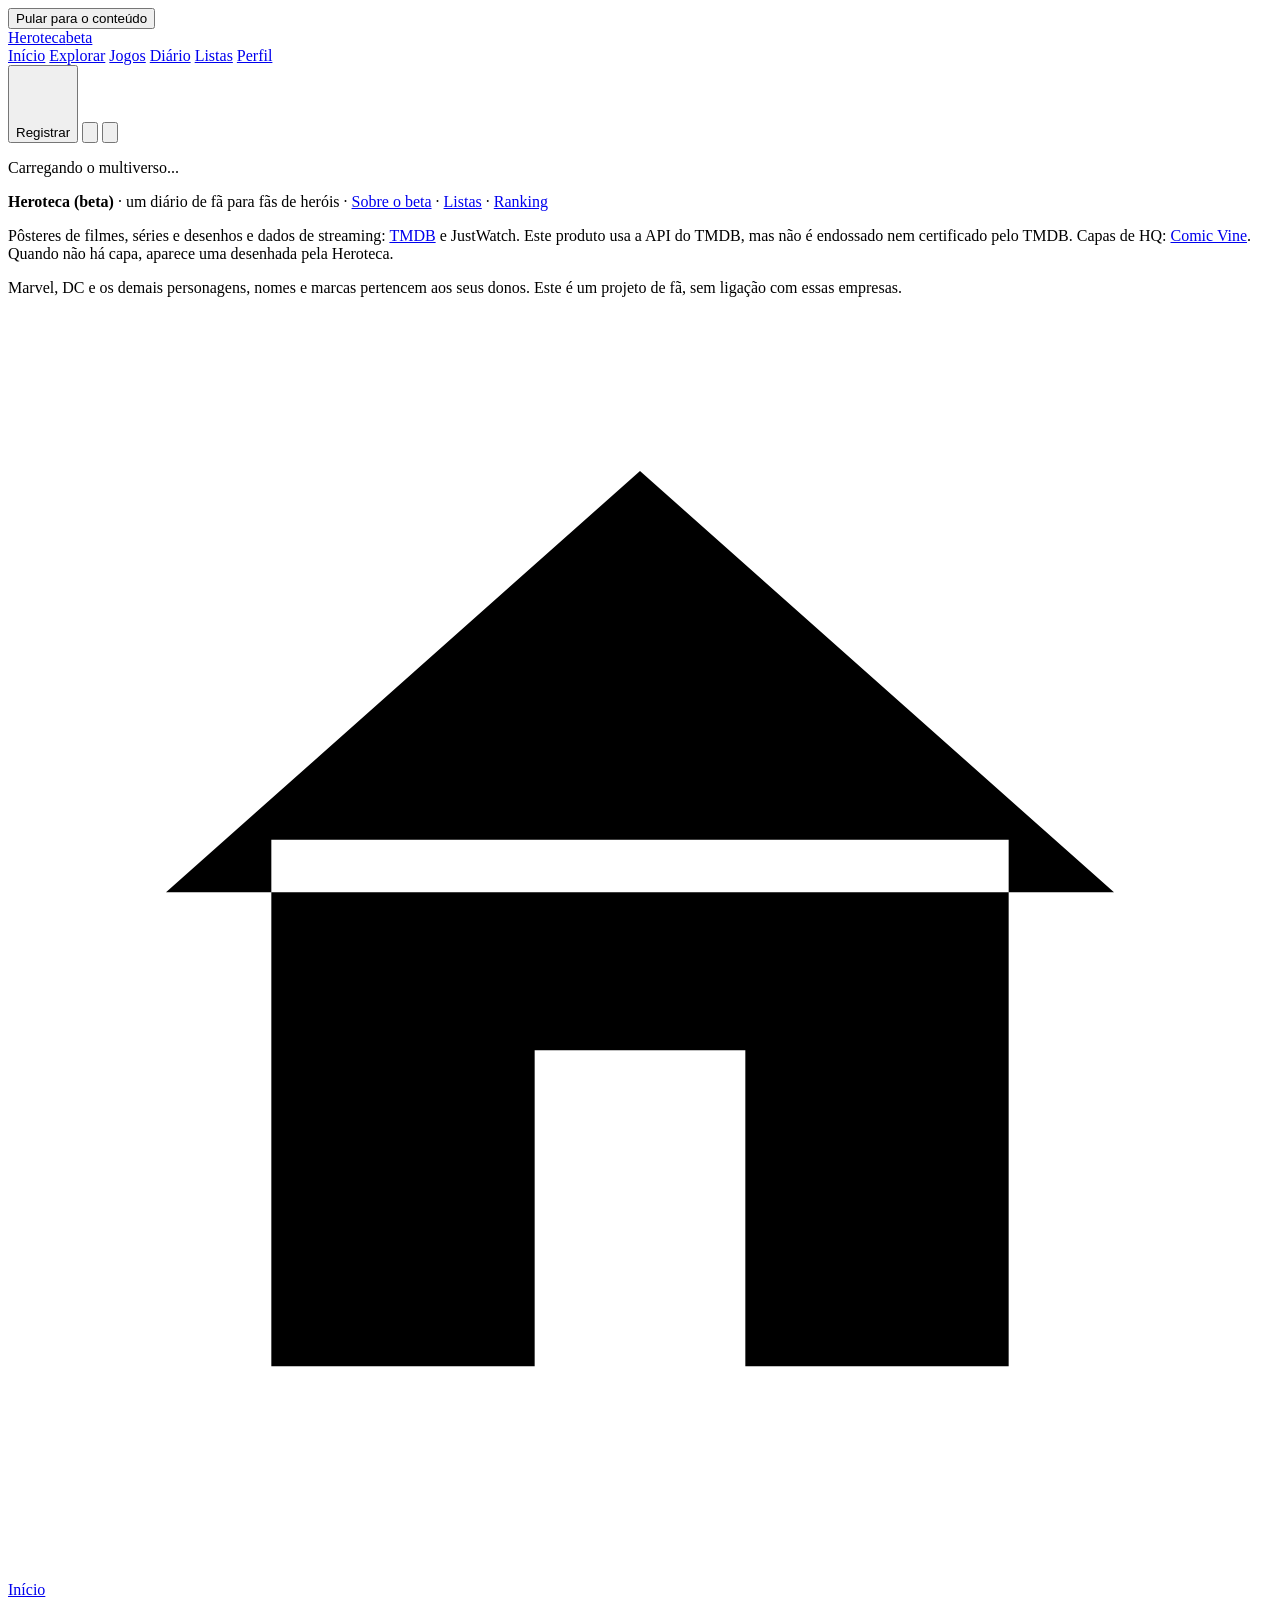
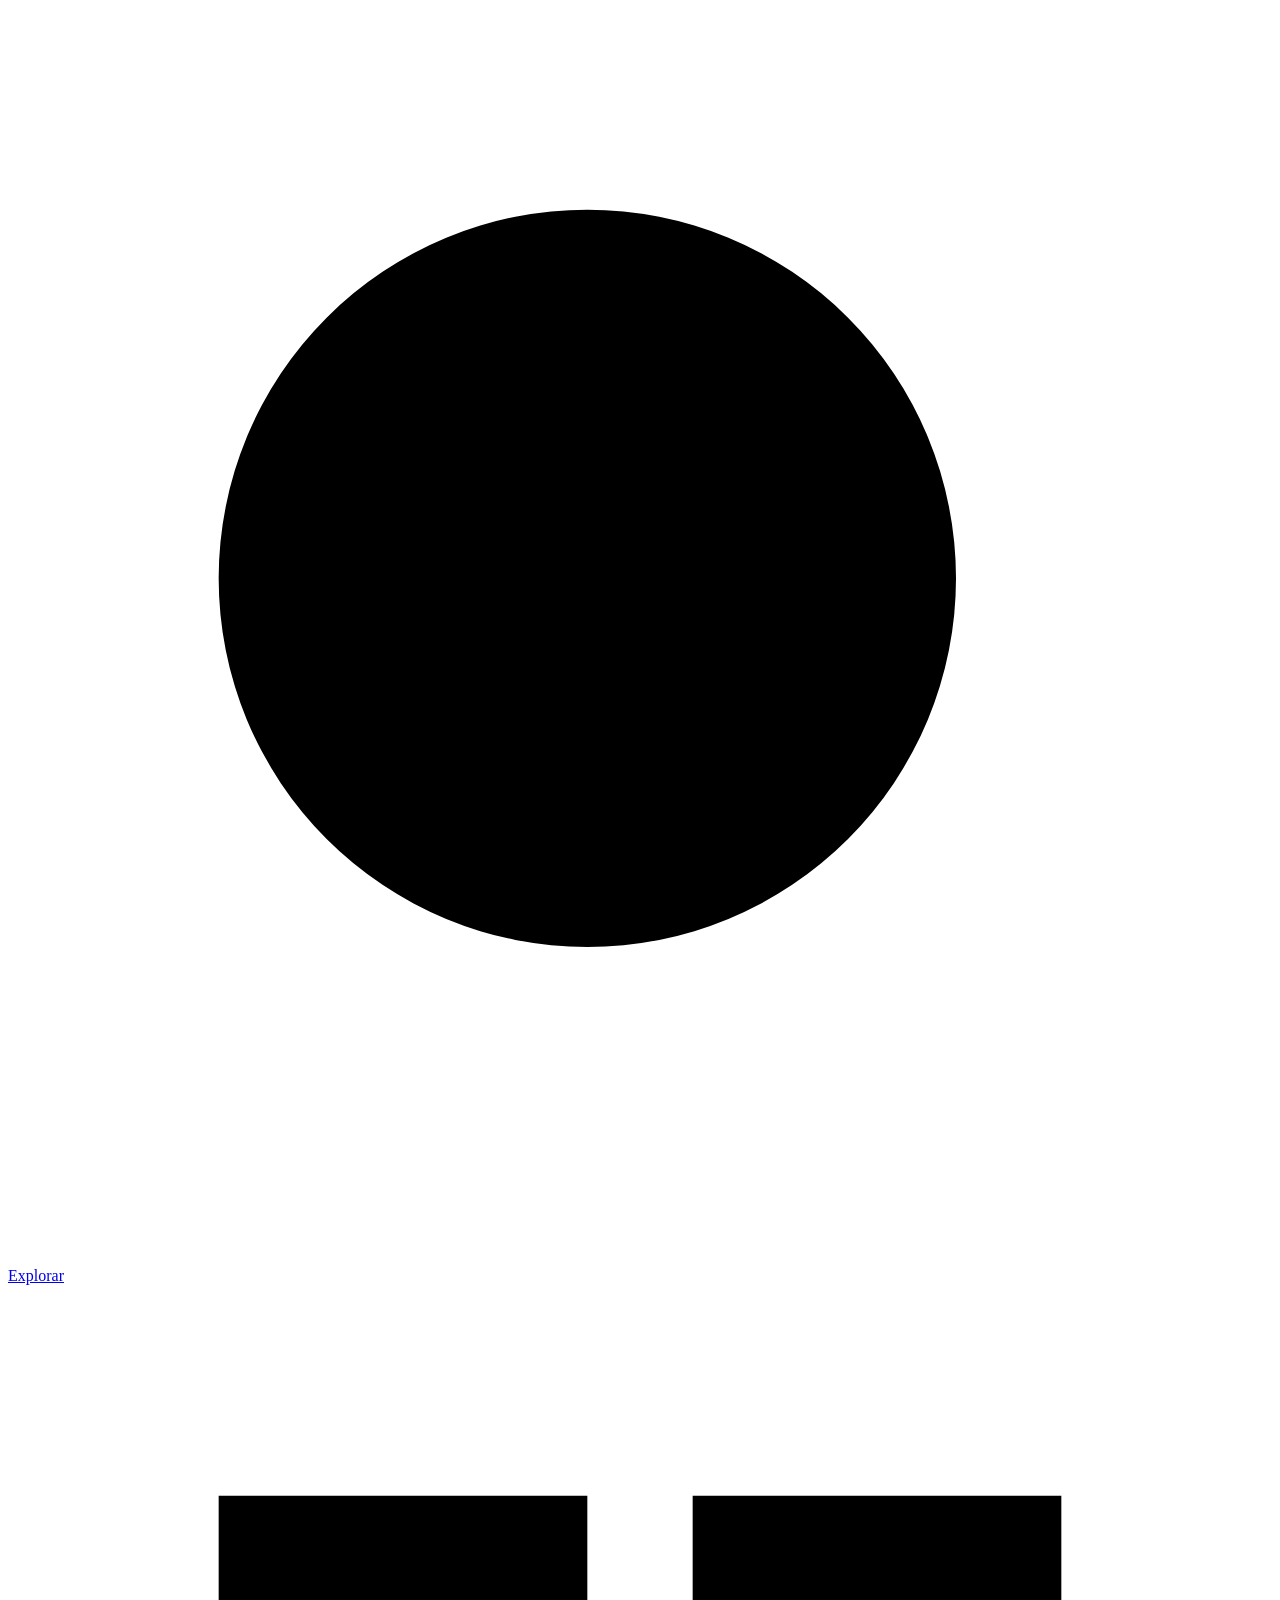
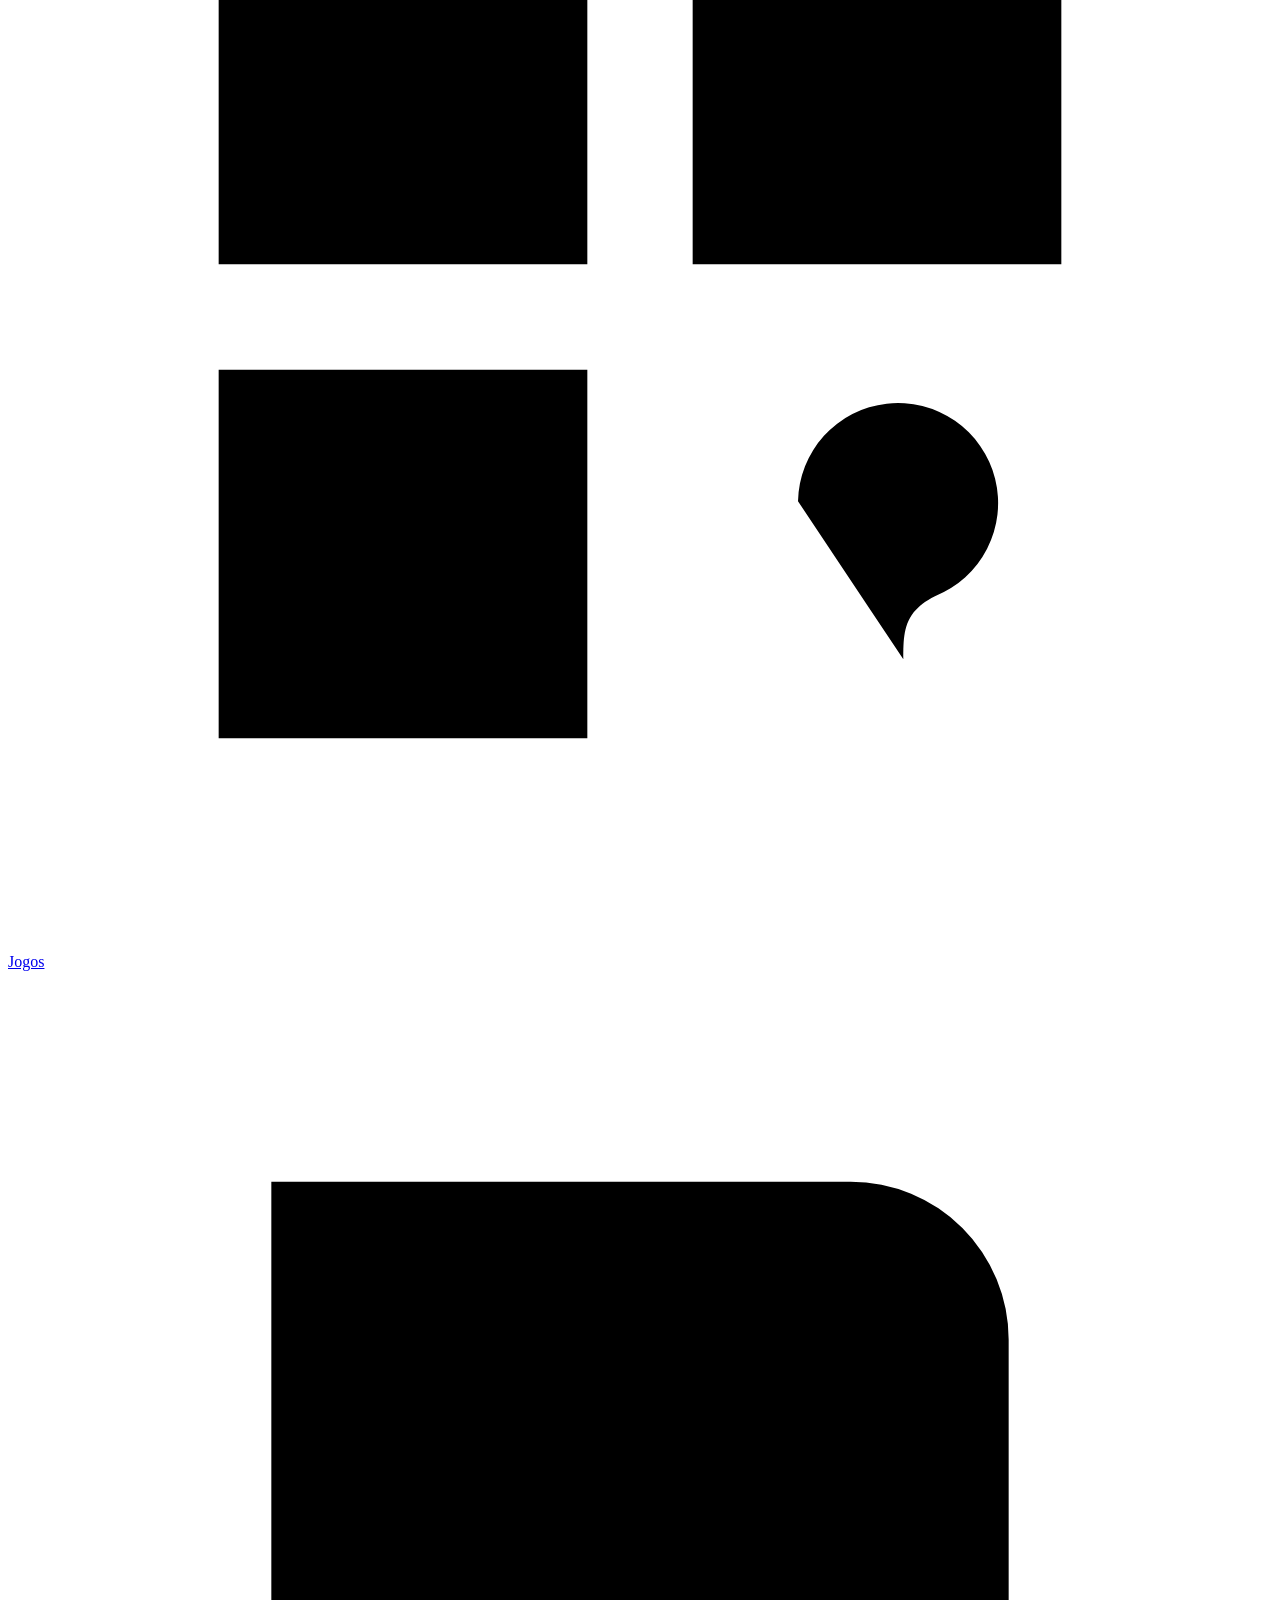
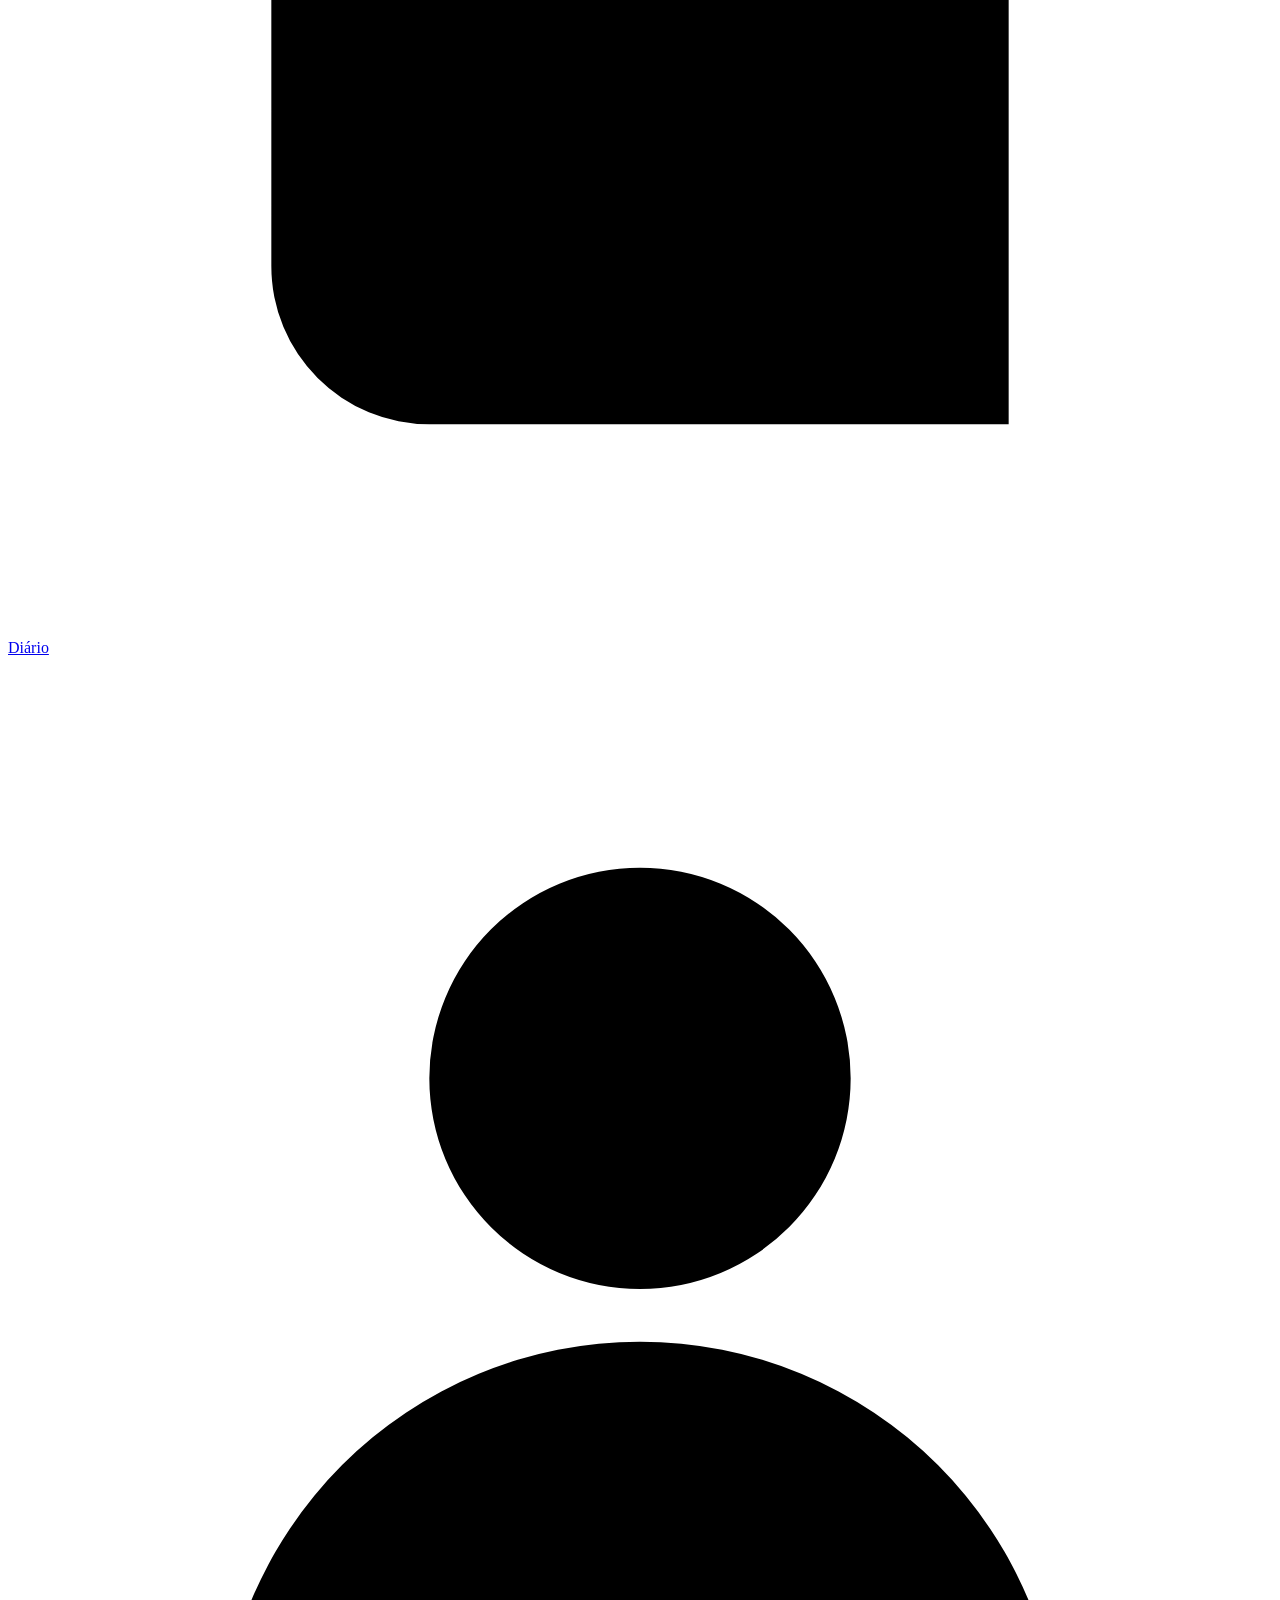
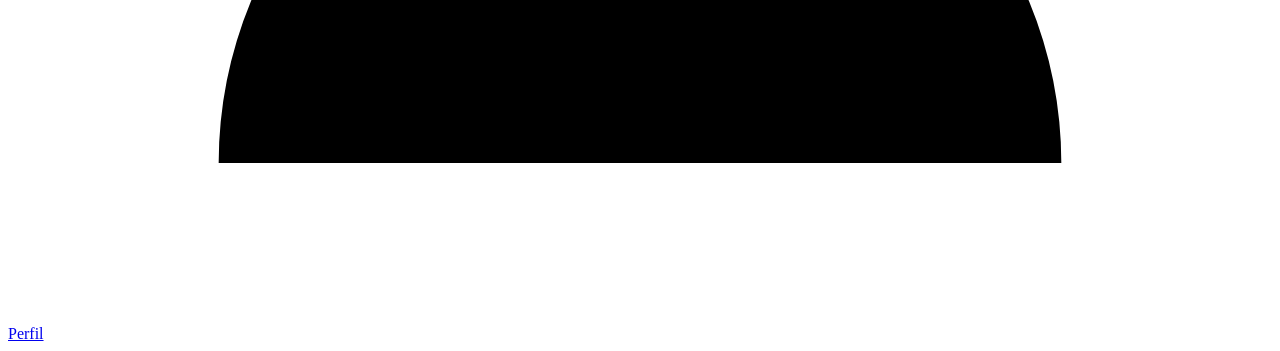
<file: fonte/pagina.html>
<!DOCTYPE html>
<html lang="pt-BR">
<head>
<meta charset="utf-8">
<meta name="viewport" content="width=device-width, initial-scale=1">
<title>Heroteca · diário de heróis</title>
<meta name="description" content="Diário de filmes, séries, desenhos e HQs de heróis, com notas para cada versão de cada personagem e um jogo diário de adivinhar o personagem.">
<link rel="preconnect" href="https://fonts.googleapis.com">
<link rel="preconnect" href="https://fonts.gstatic.com" crossorigin>
<link rel="stylesheet" href="https://fonts.googleapis.com/css2?family=Anton&family=Inter:wght@400;500;600;700&display=swap">
<meta name="theme-color" content="#080b14">
<style>
/*CSS*/
</style>
</head>
<body>
<button class="pular bt" data-acao="pular">Pular para o conteúdo</button>
<header class="topo">
  <div class="topo-in">
    <a class="marca" href="#inicio" aria-label="Heroteca, início"><span class="marca-logo">Heroteca</span><span class="marca-beta">beta</span></a>
    <nav class="nav" aria-label="Seções">
      <a href="#inicio" data-nav="inicio">Início</a>
      <a href="#explorar" data-nav="explorar">Explorar</a>
      <a href="#jogo" data-nav="jogo">Jogos</a>
      <a href="#diario" data-nav="diario">Diário</a>
      <a href="#listas" data-nav="listas">Listas</a>
      <a href="#perfil" data-nav="perfil">Perfil</a>
    </nav>
    <div class="topo-acoes">
      <button class="bt bt--forte topo-reg" data-acao="registrar"><svg class="ic" viewBox="0 0 24 24" aria-hidden="true"><path d="M12 5v14M5 12h14"/></svg>Registrar</button>
      <button class="icbt topo-mais" data-acao="registrar" aria-label="Registrar"><svg class="ic" viewBox="0 0 24 24" aria-hidden="true"><path d="M12 5v14M5 12h14"/></svg></button>
      <button class="icbt" data-acao="buscar" aria-label="Buscar"><svg class="ic" viewBox="0 0 24 24" aria-hidden="true"><path d="M11 4a7 7 0 1 0 0 14a7 7 0 1 0 0-14zM20 20l-4.2-4.2"/></svg></button>
    </div>
  </div>
</header>
<main id="conteudo" class="pagina" tabindex="-1">
  <p class="carregando">Carregando o multiverso...</p>
</main>
<footer class="rodape">
  <div class="rodape-in">
    <p><strong>Heroteca (beta)</strong> · um diário de fã para fãs de heróis · <a href="#sobre">Sobre o beta</a> · <a href="#listas">Listas</a> · <a href="#ranking">Ranking</a></p>
    <p id="armazem-rodape"></p>
    <p>Pôsteres de filmes, séries e desenhos e dados de streaming: <a href="https://www.themoviedb.org/">TMDB</a> e JustWatch. Este produto usa a API do TMDB, mas não é endossado nem certificado pelo TMDB. Capas de HQ: <a href="https://comicvine.gamespot.com/">Comic Vine</a>. Quando não há capa, aparece uma desenhada pela Heroteca.</p>
    <p>Marvel, DC e os demais personagens, nomes e marcas pertencem aos seus donos. Este é um projeto de fã, sem ligação com essas empresas.</p>
  </div>
</footer>
<nav class="abas" aria-label="Seções">
  <a href="#inicio" data-nav="inicio"><svg class="ic" viewBox="0 0 24 24" aria-hidden="true"><path d="M3 11l9-8 9 8M5 10v10h5v-6h4v6h5V10"/></svg>Início</a>
  <a href="#explorar" data-nav="explorar"><svg class="ic" viewBox="0 0 24 24" aria-hidden="true"><path d="M11 4a7 7 0 1 0 0 14a7 7 0 1 0 0-14zM20 20l-4.2-4.2"/></svg>Explorar</a>
  <a href="#jogo" data-nav="jogo"><svg class="ic" viewBox="0 0 24 24" aria-hidden="true"><path d="M4 4h7v7H4zM13 4h7v7h-7zM4 13h7v7H4zM15 15.5a1.9 1.9 0 1 1 2.6 1.8c-.6.3-.6.7-.6 1.2M17 20.6v.1"/></svg>Jogos</a>
  <a href="#diario" data-nav="diario"><svg class="ic" viewBox="0 0 24 24" aria-hidden="true"><path d="M5 4h11a3 3 0 0 1 3 3v13H8a3 3 0 0 1-3-3zM5 17a3 3 0 0 1 3-3h11"/></svg>Diário</a>
  <a href="#perfil" data-nav="perfil"><svg class="ic" viewBox="0 0 24 24" aria-hidden="true"><path d="M12 12a4 4 0 1 0 0-8a4 4 0 0 0 0 8zM4 21a8 8 0 0 1 16 0"/></svg>Perfil</a>
</nav>
<div id="modal" class="modal" hidden></div>
<div id="toast" class="toast" role="status" aria-live="polite" hidden></div>
<div id="pow" class="pow" hidden aria-hidden="true"></div>
<script>
(() => {
/*JS*/
})();
</script>
</body>
</html>
</file>
